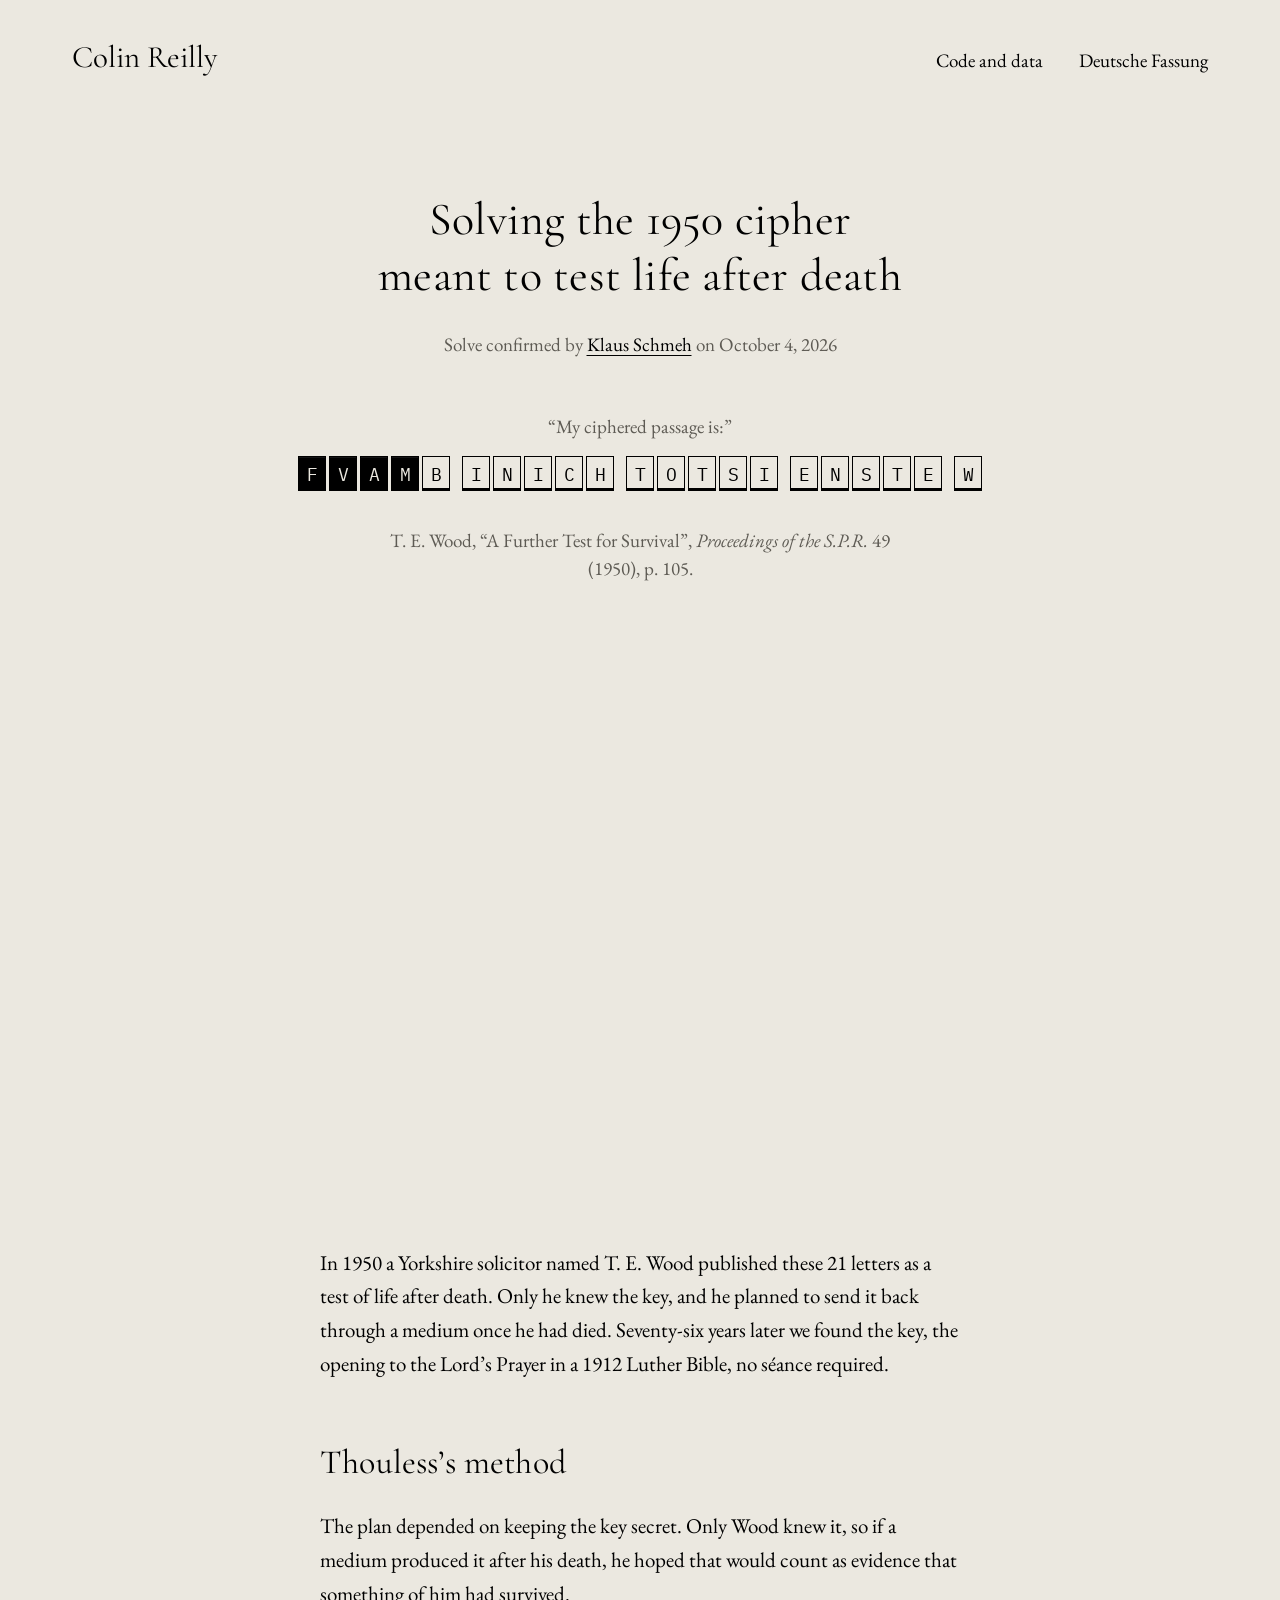
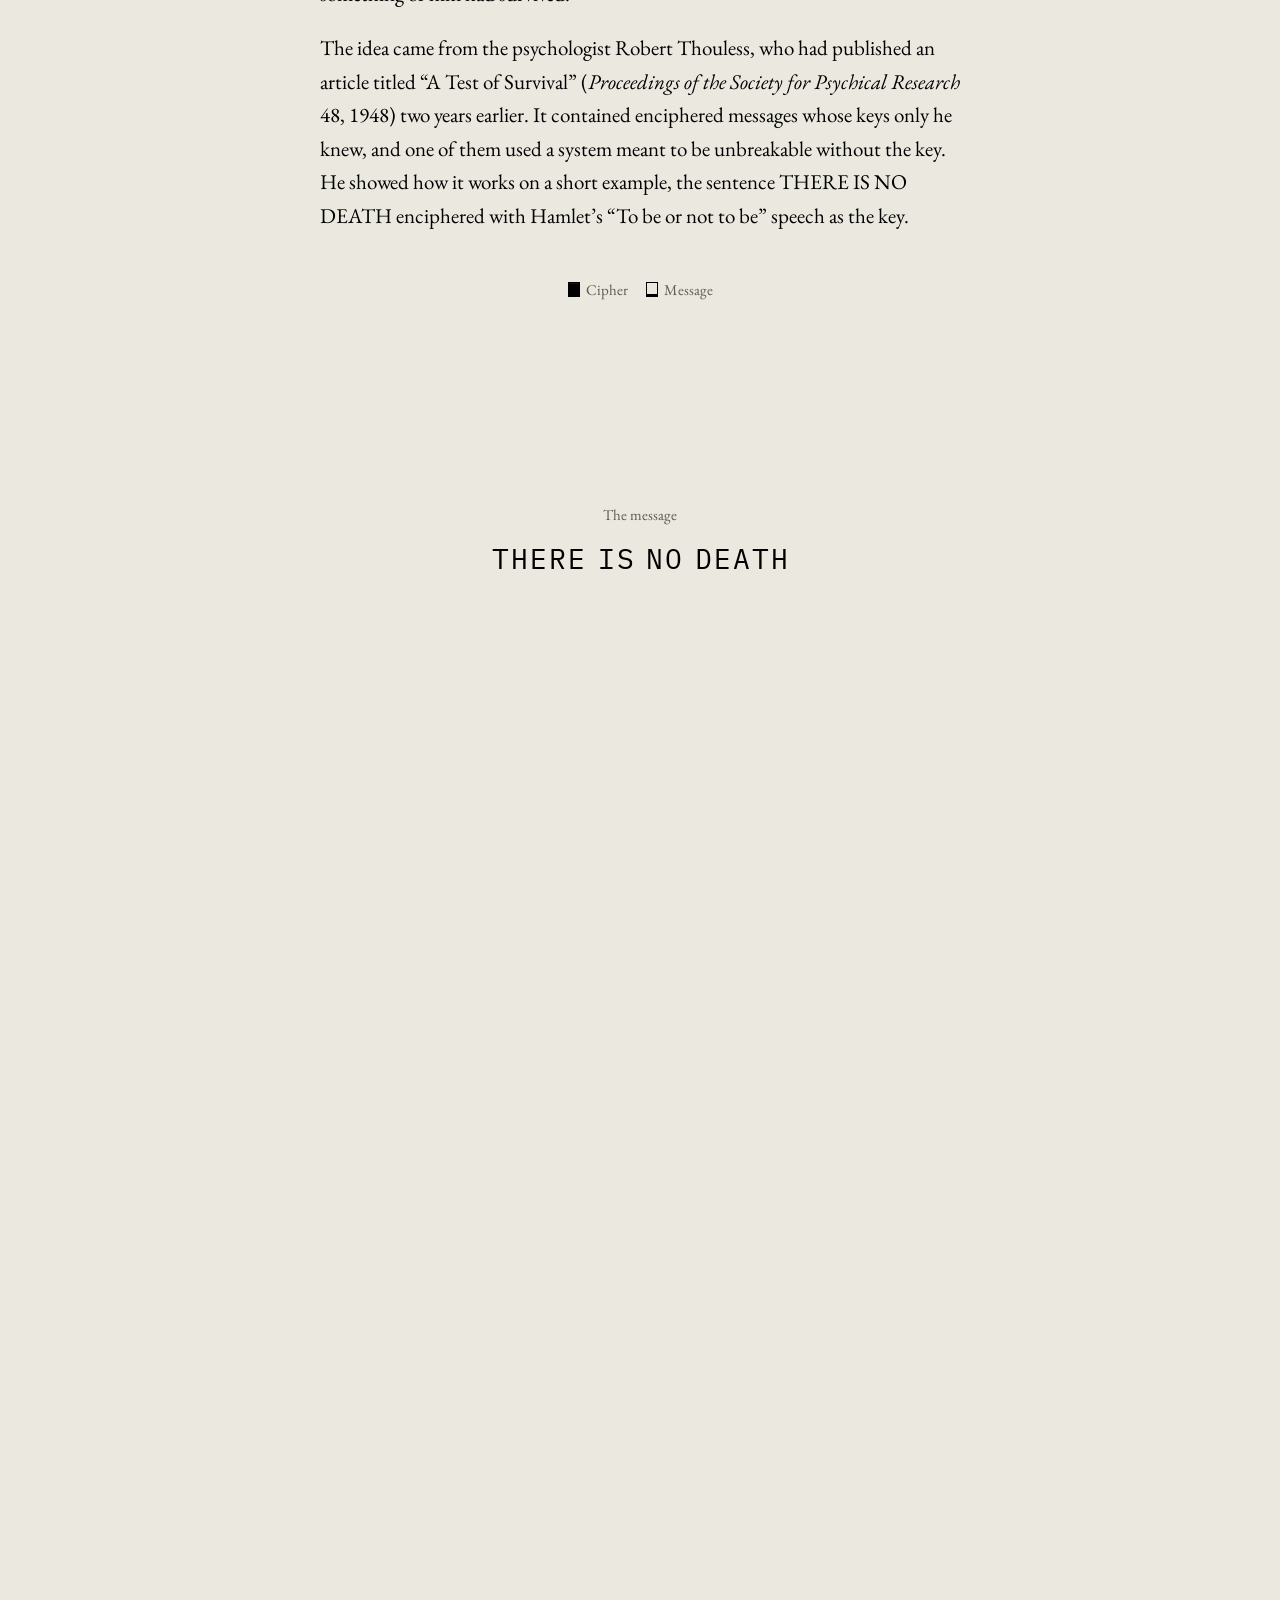
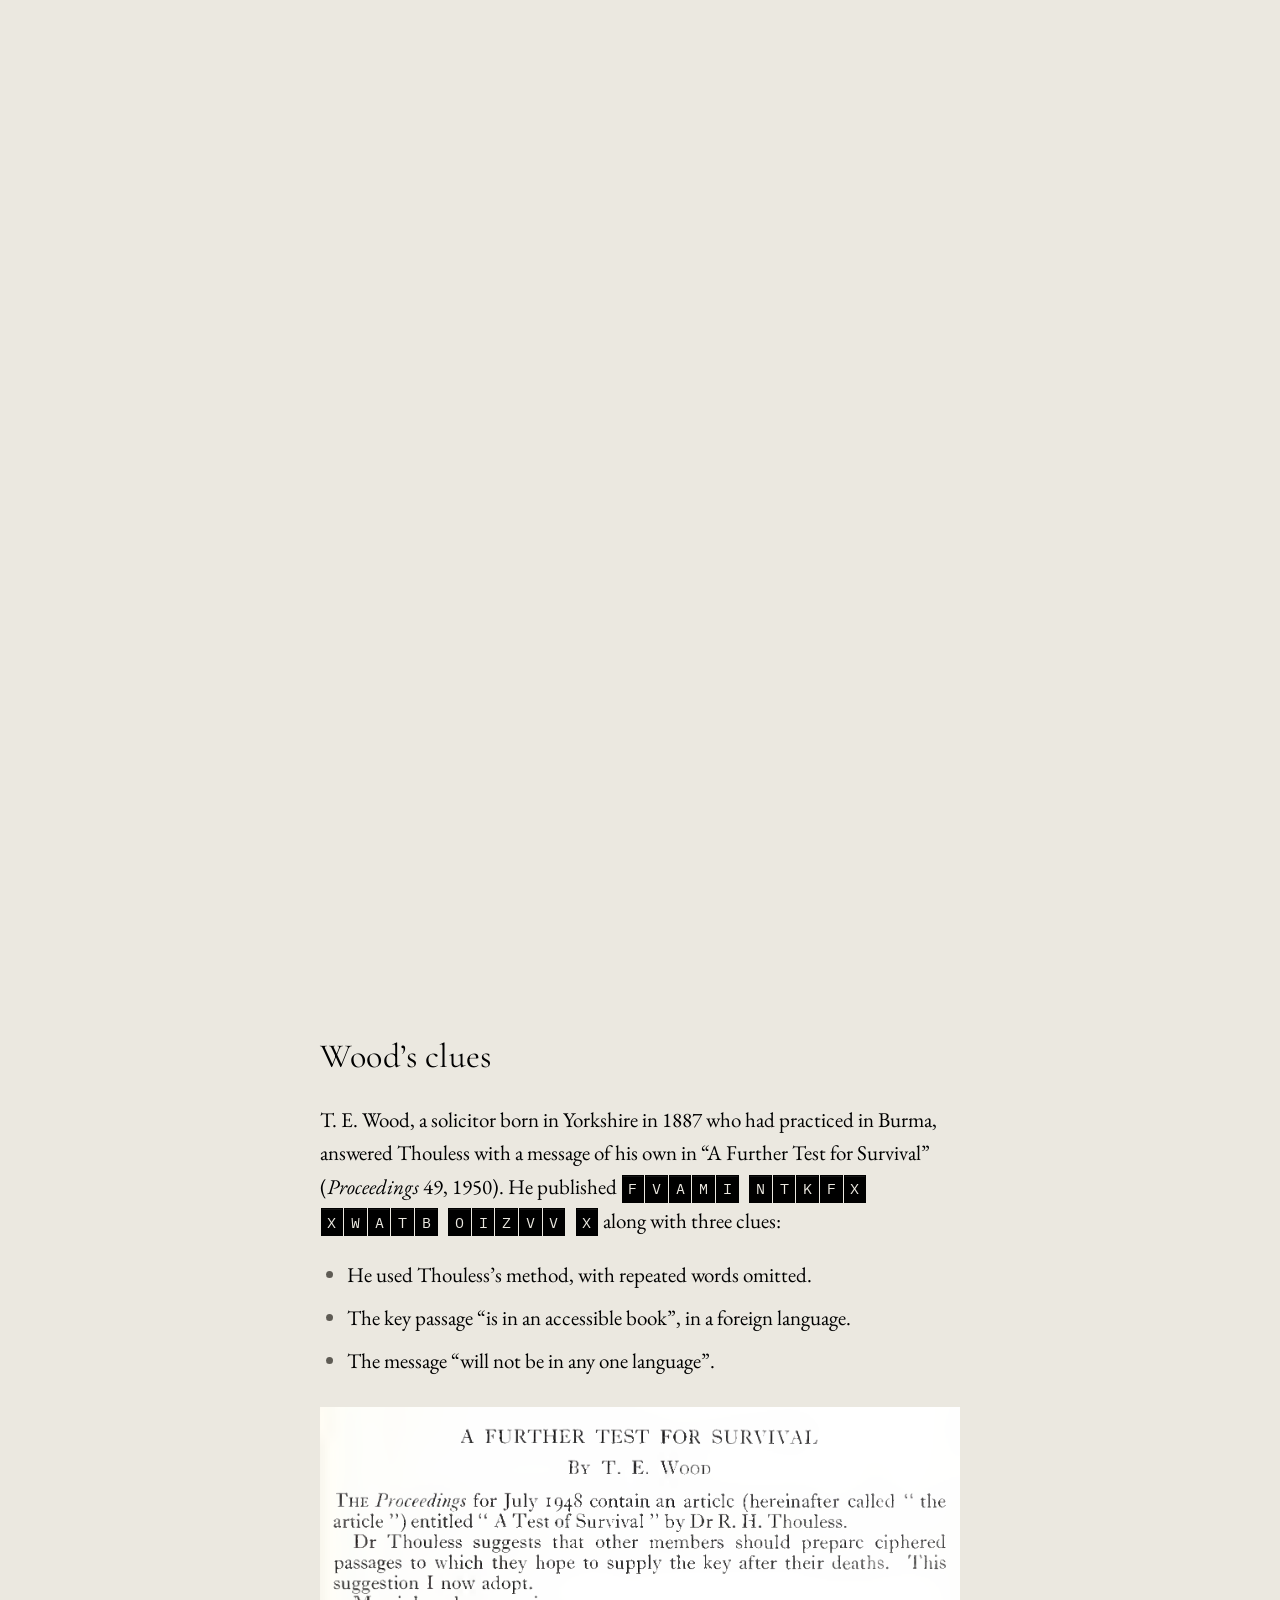
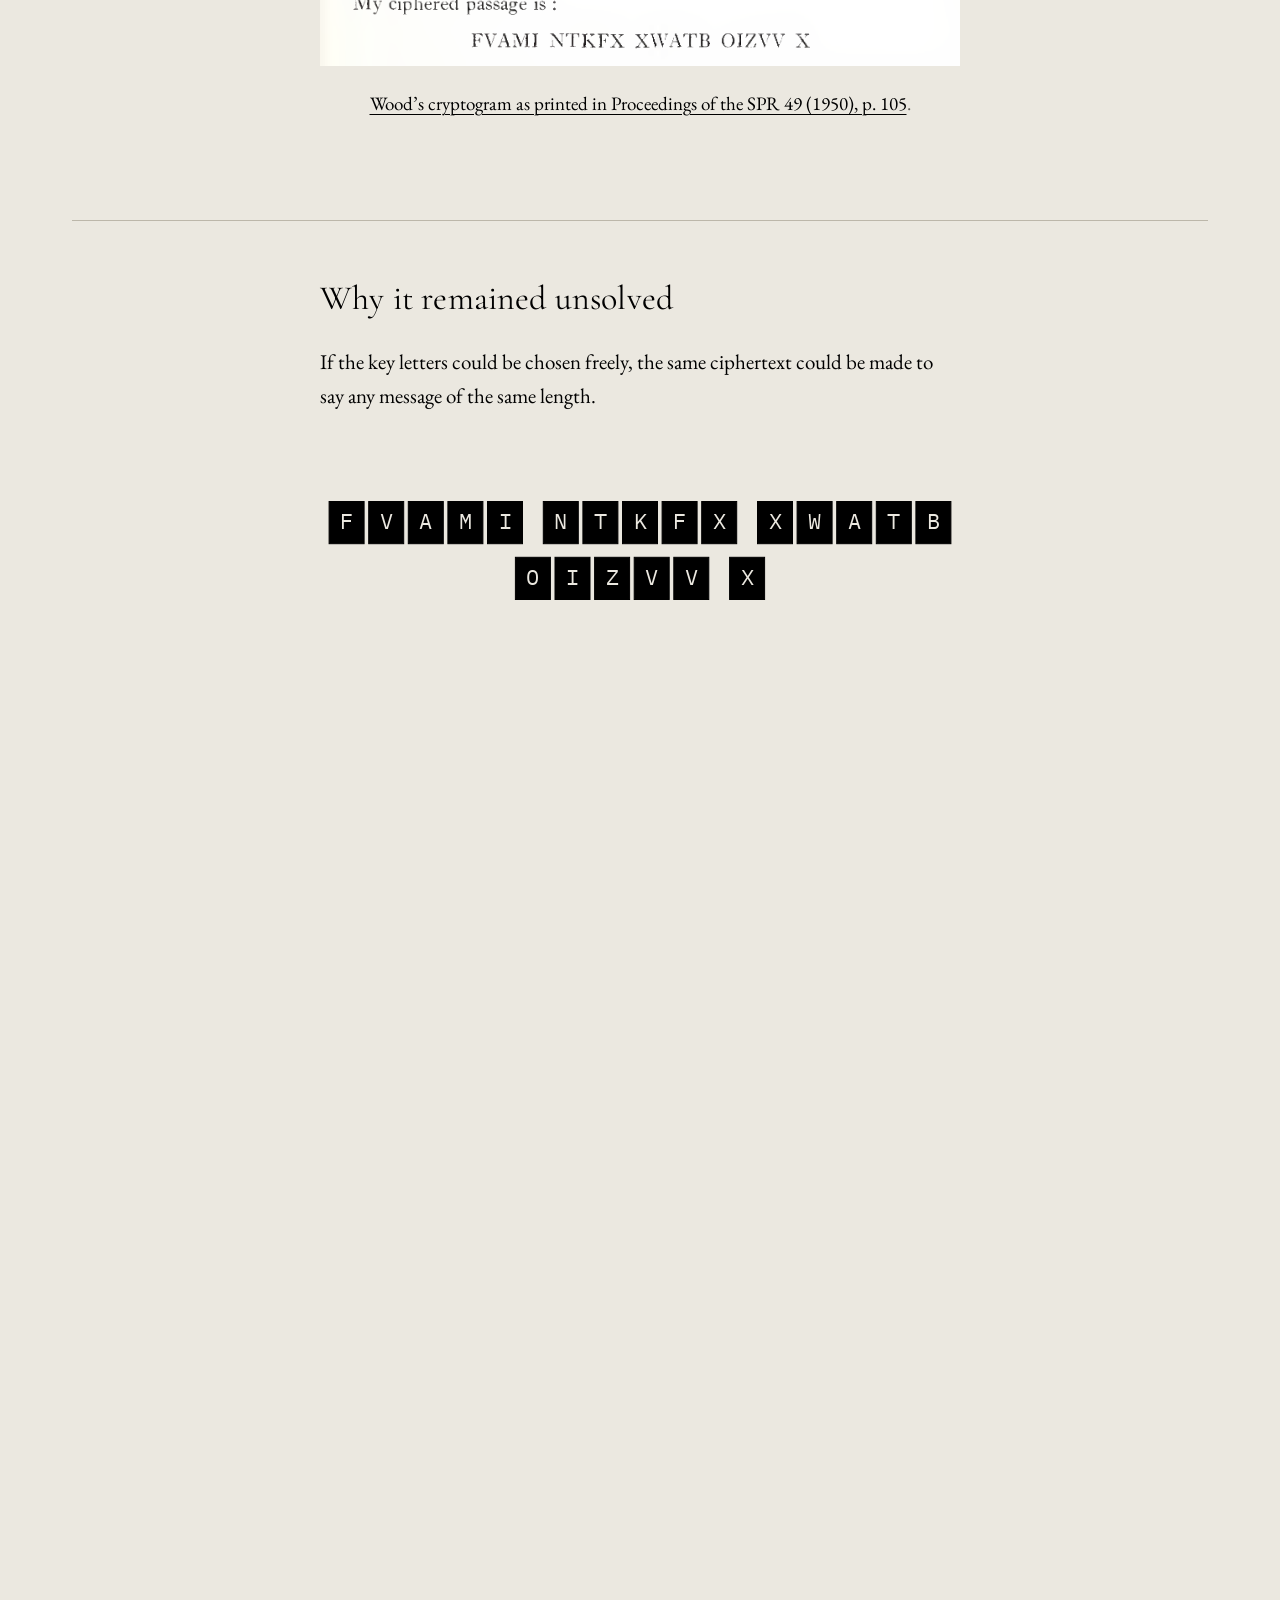
<file: docs/index.html>
<!doctype html>
<html lang="en">
<head>
<meta charset="utf-8">
<meta name="viewport" content="width=device-width, initial-scale=1, viewport-fit=cover">
<title>Solving the 1950 cipher meant to test life after death</title>
<meta name="description" content="How T. E. Wood's 1950 survival-test cryptogram, #35 on Klaus Schmeh's Top 50 unsolved list, was solved. The key is the Lord's Prayer in German.">
<link rel="canonical" href="https://creilly11235.github.io/wood-cryptogram-1950/">
<link rel="alternate" hreflang="en" href="https://creilly11235.github.io/wood-cryptogram-1950/">
<link rel="alternate" hreflang="de" href="https://creilly11235.github.io/wood-cryptogram-1950/de/">
<link rel="alternate" hreflang="x-default" href="https://creilly11235.github.io/wood-cryptogram-1950/">
<meta property="og:type" content="article">
<meta property="og:title" content="Solving the 1950 cipher meant to test life after death">
<meta property="og:description" content="How T. E. Wood's 1950 survival-test cryptogram, #35 on Klaus Schmeh's Top 50 unsolved list, was solved. The key is the Lord's Prayer in German.">
<meta property="og:url" content="https://creilly11235.github.io/wood-cryptogram-1950/">
<meta property="og:image" content="https://creilly11235.github.io/wood-cryptogram-1950/card.png?v=7">
<meta property="og:image:width" content="1200">
<meta property="og:image:height" content="630">
<meta property="og:image:alt" content="Wood's ciphertext FVAMI NTKFX XWATB OIZVV X under the title Solving the 1950 cipher meant to test life after death">
<meta property="og:locale" content="en_GB">
<meta property="article:published_time" content="2026-10-04">
<meta property="article:author" content="Colin Reilly">
<meta name="twitter:card" content="summary_large_image">
<link rel="preconnect" href="https://fonts.googleapis.com"><link rel="preconnect" href="https://fonts.gstatic.com" crossorigin>
<link rel="stylesheet" href="https://fonts.googleapis.com/css2?family=Cormorant+Garamond:ital,wght@0,400;1,400&family=EB+Garamond:ital,wght@0,400;0,500;1,400&family=IBM+Plex+Mono:wght@400&display=swap">
<style>
/* Two garamonds, one for titles and one for reading, on stone paper, with one
   monospace for cipher data. Blue, teal and red retain their meaning in the graphics.
   Each chapter keeps its own pinned graphic beside the reading column. */
:root{
  --room:#ebe8e0; --room-2:#e2dfd6; --veil:#d3cfc4; --veil-2:#bcb7aa;
  --bone:#000; --bone-2:#5e5b54; --bone-3:var(--bone-2); --ink:var(--room);
  --candle:#315f7d; --candle-soft:rgba(49,95,125,.10); --ember:#a64642;
  --dot-g:#8d9ba8; --dot-p:#26796c; --dot-b:var(--candle); --dot-v:var(--ember); --dot-s:#c6ced6; --dot-tew:var(--bone);
  --de:var(--candle); --af:var(--dot-p); --sig:var(--bone); --label-bg:rgba(235,232,224,.96); --card-bg:#fff;
  --cipher-encoded-bg:#000; --cipher-encoded-fg:#ebe8e0; --cipher-encoded-border:#000;
  --cipher-decoded-bg:transparent; --cipher-decoded-fg:#000; --cipher-decoded-border:#000;
  --body:"EB Garamond",Garamond,Georgia,"Times New Roman",serif; --display:"Cormorant Garamond","EB Garamond",Garamond,Georgia,serif; --mono:"IBM Plex Mono","Courier New",Courier,monospace;
  --t-body:400 1.3125rem/1.6 var(--body);
  --t-note:400 1.1875rem/1.5 var(--body); --t-data:400 1rem/1.5 var(--mono);
  --t-heading:400 clamp(1.75rem,2.8vw,2.125rem)/1.3 var(--display);
  color-scheme:light;
}
*{box-sizing:border-box}
html{-webkit-text-size-adjust:100%;background:var(--room)}
body{margin:0;background:var(--room);color:var(--bone);font:var(--t-body)}
a{color:var(--bone);text-decoration-line:underline;text-decoration-color:currentColor;text-decoration-thickness:1px;text-underline-offset:.2em;text-decoration-skip-ink:auto}
a:hover{color:var(--bone);text-decoration-thickness:1.5px}
a:focus-visible{outline:2px solid var(--candle);outline-offset:4px}
.cipher,code{font-family:var(--mono);font-size:.9em}
/* A compact article opening; sources and detailed credits follow the story. */
/* The page draws under the phone's status bar, so the header keeps clear of it. */
.sitehead{max-width:1184px;margin:0 auto;padding:calc(36px + env(safe-area-inset-top,0px)) 24px 0;display:flex;justify-content:space-between;align-items:baseline;flex-wrap:wrap;gap:8px 32px}
.sitehead .name{font:400 1.9375rem/1.4 var(--display);text-decoration:none;white-space:nowrap}
.sitehead .sitelinks{display:flex;flex-wrap:wrap;gap:0 36px;margin:0;font:var(--t-note)}
.sitehead .sitelinks a{text-decoration:none;padding:10px 0 2px;border-bottom:1px solid transparent;white-space:nowrap}
.sitehead .sitelinks a:hover{border-bottom-color:currentColor}
.sitehead .name:hover{text-decoration:none}
.hero{max-width:780px;margin:0 auto;padding-block:113px 16px;padding-inline:24px;text-align:center}
.hero .langhint{font:var(--t-note);margin:-28px 0 22px}
:root[lang="de"] body{-webkit-hyphens:auto;hyphens:auto}
:root[lang="de"] .hero h1,:root[lang="de"] .step h2,:root[lang="de"] .step h3{-webkit-hyphens:manual;hyphens:manual}
.hero h1{font:400 clamp(2.25rem,4.2vw,2.875rem)/1.2 var(--display);margin:0 auto;text-wrap:balance;max-width:24ch;letter-spacing:.005em}
.hero .byline{font:var(--t-note);color:var(--bone-2);margin:28px 0 0}
/* The ciphertext holds in the middle of the screen while the opening scrolls
   beneath it, decoding as the reader goes. The script measures the figure
   and sets --hero-h so the row sits centred. */
.reveal-track{position:relative;margin-top:48px}
.reveal-hold{height:calc(70svh + var(--hero-extra,0px))}
.cipher-row{--tw:28px;position:sticky;top:max(var(--hero-stick-top,env(safe-area-inset-top,0px)),calc((100svh - var(--hero-h,0px)) / 2));z-index:3;margin:0;padding:6px 0 12px;display:flex;flex-direction:column;align-items:center;background:var(--room)}
.cipher-row .intro{font:var(--t-note);color:var(--bone-2);margin:0 0 14px}
.cipher-row .line{display:flex;flex-wrap:wrap;justify-content:center;align-items:flex-start;gap:8px 12px}
.cipher-row .grp,.cipher-row .tail{display:flex;gap:3px}
.cipher-row .tail{gap:12px}
.cipher-row .word{position:relative;padding-bottom:22px}
.cipher-row .gloss{position:absolute;left:50%;bottom:0;transform:translateX(-50%);font:var(--t-note);line-height:1.2;color:var(--bone-2);white-space:nowrap;opacity:0;transition:opacity .5s}
.cipher-row[data-stage="3"] .gloss{opacity:1}
.cipher-row .t{width:var(--tw);height:calc(var(--tw) * 1.25);font-size:calc(var(--tw) * .65)}
.cipher-row figcaption{font:var(--t-note);color:var(--bone-2);margin-top:14px;max-width:58ch;text-wrap:pretty}
.hero .lede{max-width:640px;margin-inline:auto;text-align:left}
.hero .byline.answer-status{text-wrap:pretty}
.hero .answer-status a{color:var(--bone)}
.hero .answer-status time{white-space:nowrap}
.hero .lede{margin-top:20px}
/* scrolly: one chapter = one graphic that sticks while the chapter's text scrolls, then lets go */
.scrolly{max-width:1184px;margin:0 auto;padding-inline:24px}
/* Every width reads the same way: one column, the graphic pinned full screen
   with the passages rising over it. Chapter geometry lives in story-layout.css. */
.chapter>*{min-width:0}
.chapter+.chapter,.endmatter+.chapter{border-top:1px solid var(--veil-2)}
/* A chapter that opens without a heading runs on from the one before it
   (the scroll script marks the pair run-on and runs-on). */
.chapter+.chapter:not(:has(h2,h3)),.chapter.run-on{border-top:0}
.chapter.run-on>.text.text-before{padding-top:0}
.chapter.runs-on>.text.text-after,.chapter.runs-on>.text.text-after>.step:last-child{padding-bottom:0}
.graphic{position:sticky;top:0;height:100vh;height:100dvh;display:flex;flex-direction:column;min-width:0;background:var(--room)}
.gbody{display:flex;flex-direction:column;flex:1;min-height:0}
.tiles{display:grid;grid-template-columns:repeat(21,minmax(0,1fr));gap:2px;max-width:680px}
.tiles:empty{display:none}
.comparison-heading{grid-column:1/-1;display:flex;justify-content:space-between;align-items:baseline;gap:8px;padding-top:8px;font:var(--t-note);color:var(--bone-2)}
.comparison-heading:first-child{padding-top:0}
.comparison-count{font:var(--t-data);white-space:nowrap}
.t{position:relative;min-width:0;aspect-ratio:1/1.2;display:grid;place-items:center;padding-top:.14em;background:var(--room);border:1px solid var(--bone);font:400 clamp(11px,1.7vw,20px)/1 var(--mono);color:var(--bone);border-radius:0;transition:background .45s,color .45s,border-color .45s,box-shadow .45s}
.t.encoded,.cipher-token.encoded{background:var(--cipher-encoded-bg);color:var(--cipher-encoded-fg);border:1px solid var(--cipher-encoded-border)}
.t.decoded,.cipher-token.decoded{background:var(--cipher-decoded-bg);color:var(--cipher-decoded-fg);border:1px solid var(--cipher-decoded-border);border-bottom:3px double var(--cipher-decoded-border)}
.cipher-token{font-family:var(--mono);font-size:.9em;font-weight:400;padding:.1em .25em;border-radius:0;box-decoration-break:clone;-webkit-box-decoration-break:clone}
td .cipher-token{display:inline-grid;place-items:center;min-width:1.5em;padding:.1em}
.sub{display:grid;grid-template-columns:repeat(21,minmax(0,1fr));gap:2px;margin-top:4px;min-height:1.2em;max-width:680px}
.sub span{min-width:0;text-align:center;font:clamp(8px,1.1vw,11px)/1.2 var(--mono);color:var(--bone-3);overflow:hidden;white-space:nowrap;transition:color .5s}
.sub span.on{color:var(--candle)}
canvas{flex:1;width:100%;min-height:0;display:block}
.legend{display:flex;flex-wrap:wrap;align-content:flex-start;gap:4px 16px;font:var(--t-note);color:var(--bone-2);margin-top:8px;min-height:44px}
.legend i{display:inline-block;width:9px;height:9px;border-radius:50%;margin-right:6px;vertical-align:-1px}
.text{min-width:0}
.beats,.beatcap{display:none}
/* article column; spacing is set in story-layout.css */
.step h2{font:var(--t-heading);color:var(--bone);margin:0 0 24px;text-wrap:balance;letter-spacing:.005em}
.step h3{font:500 1em/1.5 var(--body);color:var(--bone);margin:1.8em 0 .75em;text-wrap:balance}
.step>h3:first-child{margin-top:0}
.step p,.step li{margin:0 0 1em}
.step ul,.step ol{padding-left:1.3em;margin:0 0 1em}
.step li{margin:0 0 .45em}
.step li::marker{color:var(--bone-3)}
.step .check-list{list-style:none;padding:0;margin:1.5em 0 0}
.step .check-list li{margin:0 0 1.8em}
.step .check-list h3{margin:0 0 .55em}
.step .check-list p{margin:0}
.step strong,.step b{font-weight:500}
.step .fig{font:var(--t-note);color:var(--bone-2);margin:1.5em 0}
.step .fig b{color:var(--bone);font-weight:500}
.quote{color:var(--bone);margin:1.5em 0;padding-left:1em;border-left:2px solid var(--veil-2)}
.quote small{display:block;font:var(--t-note);color:var(--bone-2);margin-top:8px}
figure{margin:1.4em 0}
figure img{width:100%;height:auto;border:0;border-radius:0;background:#fff}
figcaption{font:var(--t-note);color:var(--bone-2);margin-top:14px;text-align:center}
/* image viewer: every figure image opens full size in an overlay, zoomable and draggable */
figure img[role=button]{cursor:zoom-in}
figure img[role=button]:focus-visible{outline:2px solid var(--candle);outline-offset:3px}
html.lb-open{overflow:hidden;scrollbar-gutter:stable}
.lb{position:fixed;inset:0;width:100%;height:100%;max-width:none;max-height:none;margin:0;padding:0;border:0;background:var(--room);color:var(--bone);overflow:hidden}
.lb::backdrop{background:transparent}
.lb .stage{position:absolute;inset:0;touch-action:none;cursor:grab;overflow:hidden}
.lb .stage.drag{cursor:grabbing}
.lb .stage img{position:absolute;left:0;top:0;max-width:none;transform-origin:0 0;background:#fff;user-select:none;-webkit-user-select:none;-webkit-user-drag:none}
.lb .bar{position:absolute;top:0;right:0;display:flex;gap:6px;padding:12px 16px}
.lb .bar button{font:20px/1 var(--body);width:44px;height:44px;border:1px solid var(--veil-2);border-radius:0;background:var(--room-2);color:var(--bone);cursor:pointer}
.lb .bar button:hover{border-color:var(--candle)}
.lb .bar button:focus-visible{outline:2px solid var(--candle);outline-offset:2px}
.lb .hint{position:absolute;top:0;left:0;margin:0;padding:22px 16px;font:var(--t-note);color:var(--bone-3);pointer-events:none}
.lb .cap{position:absolute;left:0;right:0;bottom:0;margin:0;padding:28px 16px calc(12px + env(safe-area-inset-bottom));font:var(--t-note);color:var(--bone-2);text-align:center;background:linear-gradient(transparent,var(--label-bg) 40%);pointer-events:none}
@media (max-width:600px){.lb .hint{display:none}}
.table-wrap{overflow-x:auto;margin:0 0 1.2em}
table{border-collapse:collapse;width:100%;font:var(--t-data);font-variant-numeric:tabular-nums}
th,td{text-align:left;padding:8px 6px;border-bottom:1px solid var(--veil);vertical-align:top}
th{font:var(--t-note);color:var(--bone-2);border-bottom:1px solid var(--bone)}
/* Keep the five-column arithmetic table readable on narrow phones. */
@media (max-width:600px){th{font-size:.75rem;line-height:1.4;overflow-wrap:normal!important}td{font-size:.75rem}}
/* footer */
footer{max-width:1184px;margin:0 auto;padding:32px 24px 64px;border-top:1px solid var(--veil-2);color:var(--bone-2);font:var(--t-note)}
footer>p{max-width:72ch}
footer p{margin:0 0 .7em}
.counter{display:inline-block;font:var(--t-data);line-height:1;letter-spacing:3px;padding:5px 8px 4px;border:1px solid var(--veil-2);border-radius:0;background:var(--room-2);color:var(--bone)}
.small{color:var(--bone-3)}
@media (max-width:900px){
  .hero{padding-top:64px}
  .sitehead{padding:calc(24px + env(safe-area-inset-top,0px)) 24px 0}
  .sitehead .sitelinks{gap:0 22px}
  th,td{padding:8px 4px}
}
@media (max-width:600px){
  .cipher-row{--tw:clamp(20px,calc((100vw - 104px) / 11),26px)}
  .cipher-row .line{width:100%;max-width:calc(11 * var(--tw) + 60px)}
}
@media (max-width:360px){
  .hero,.scrolly,footer{padding-inline:20px}
}
@media (prefers-reduced-motion:reduce){*{transition:none!important}}
/* Sources conclude the reading without keeping a graphic pinned. */
.endmatter{max-width:720px;margin:0 auto;padding:64px 0 80px;min-height:0;border-top:1px solid var(--veil-2)}
.endmatter h2{margin-top:0}
.endmatter.step{min-height:0}
</style>
<link rel="stylesheet" href="story-layout.css?v=37">
<link rel="stylesheet" href="cipher-cards.css?v=28">
<link rel="stylesheet" href="cipher-walkthrough.css?v=44">
<link rel="stylesheet" href="story-graphics.css?v=28">
<link rel="stylesheet" href="try-cipher.css?v=39">
</head>
<body>

<header class="sitehead"><a class="name" href="https://www.linkedin.com/in/colin-r-10680960/" rel="me">Colin Reilly</a><p class="sitelinks"><a href="https://github.com/creilly11235/wood-cryptogram-1950">Code and data</a> <a class="lang" href="de/" hreflang="de" lang="de">Deutsche Fassung</a></p></header>
<div class="hero">
<p class="langhint" lang="de" translate="no" hidden><a href="de/" hreflang="de">Diese Seite gibt es auch auf Deutsch →</a></p>
<h1>Solving the 1950 cipher meant to test life after death</h1>
<p class="byline answer-status">Solve confirmed by <a href="https://klausschmeh.net/woods-cryptogram-from-the-crypt-another-top-50-crypto-mystery-solved/">Klaus Schmeh</a> on <time datetime="2026-10-04">October 4, 2026</time></p>
  <div class="reveal-track">
  <figure class="cipher-row" aria-label="Wood's ciphertext, FVAMI NTKFX XWATB OIZVV X" data-message="HIER BIN ICH TOTSIENS TEW">
    <p class="intro">“My ciphered passage is:”</p>
    <div class="line" translate="no">
      <div class="word"><div class="grp"><span class="t encoded">F</span><span class="t encoded">V</span><span class="t encoded">A</span><span class="t encoded">M</span><span class="t encoded">I</span></div></div>
      <div class="word"><div class="grp"><span class="t encoded">N</span><span class="t encoded">T</span><span class="t encoded">K</span><span class="t encoded">F</span><span class="t encoded">X</span></div></div>
      <div class="word"><div class="grp"><span class="t encoded">X</span><span class="t encoded">W</span><span class="t encoded">A</span><span class="t encoded">T</span><span class="t encoded">B</span></div></div>
      <div class="tail"><div class="word"><div class="grp"><span class="t encoded">O</span><span class="t encoded">I</span><span class="t encoded">Z</span><span class="t encoded">V</span><span class="t encoded">V</span></div></div><div class="word"><div class="grp"><span class="t encoded">X</span></div></div></div>
    </div>
    <ul class="hero-gloss" hidden><li>Here</li><li>am</li><li>I</li><li>Goodbye</li><li>Wood’s initials</li></ul>
    <figcaption>T. E. Wood, “A Further Test for Survival”, <em>Proceedings of the S.P.R.</em> 49 (1950), p. 105.</figcaption>
  </figure>
  <div class="reveal-hold"></div>
  </div>
<p class="lede">In 1950 a Yorkshire solicitor named T. E. Wood published these 21 letters as a test of life after death. Only he knew the key, and he planned to send it back through a medium once he had died. Seventy-six years later we found the key, the opening to the Lord’s Prayer in a 1912 Luther Bible, no séance required.</p>
</div>
<main class="scrolly">
<section class="chapter" data-ch="1">
<div class="text text-before">
<section class="step" data-s="summary" data-walk-stage="0" data-cap="Wood kept his book key secret, hoping to send it back after his death. The method came from Thouless, who showed it on the sentence THERE IS NO DEATH." id="thouless-method">
<h2>Thouless’s method</h2>
<p>The plan depended on keeping the key secret. Only Wood knew it, so if a medium produced it after his death, he hoped that would count as evidence that something of him had survived.</p>
<p>The idea came from the psychologist Robert Thouless, who had published an article titled “A Test of Survival” (<em>Proceedings of the Society for Psychical Research</em> 48, 1948) two years earlier. It contained enciphered messages whose keys only he knew, and one of them used a system meant to be unbreakable without the key. He showed how it works on a short example, the sentence THERE IS NO DEATH enciphered with Hamlet’s “To be or not to be” speech as the key.</p>
</section>
</div>
<div class="pin">
<div class="graphic" data-g="1">
<div class="gbody">
<div class="tiles" aria-hidden="true" translate="no"></div>
<div class="sub" aria-hidden="true" translate="no"></div>
<canvas></canvas><div class="legend"></div><p class="beatcap"></p>
</div></div>
<div class="text">
<section class="step" data-s="method" data-cap="Each distinct key word supplies one shift. TO sums to 35, giving key letter I, and message letter T enciphers to B.">
<ol>
<li>
<p data-walk-stage="1">The key is a passage of text taken from a book, and each word of it is used in turn.</p>
<p data-walk-stage="2">Any word that has already appeared is skipped, so each key word is used only once. Here the second “to”, “be” and “the” drop out.</p>
<p data-walk-stage="3">Each key word pairs with one letter of the message, so the 14 letters of THERE IS NO DEATH need 14 distinct key words.</p>
</li>
<li>
<p data-walk-stage="4">Each letter is assigned a word from the phrase. The first pair is the message letter T and the key word “To”.</p>
<p data-walk-stage="5">The letters of the word are added up (A=1 to Z=26), and 26 is taken off as many times as it fits whole. “To” adds up to 35, which leaves 9.</p>
<p data-walk-stage="6">What is left names a letter by its place in the alphabet, where 1 is A, 25 is Y and 0 is Z. The 9th letter is I, so I is the key letter for T.</p>
</li>
<li>
<p data-walk-stage="7">The key letter is then used to calculate a shift on each letter. For this method the count starts with A=0 or no shift, B=1 and so on. I is 8 places from A, so it means a shift of 8.</p>
<p data-walk-stage="8">The message letter then moves that far along the alphabet, wrapping from Z back to A.</p>
<p data-walk-stage="9">So T moves forward 8 places to become B, the first letter of the ciphertext.</p>
</li>
</ol>
<p data-walk-stage="10">The same happens for all 14 letters and the cipher is written in groups of five. Thouless’s printed version ends in B rather than D, a slip the article comes back to later.</p>
<p data-walk-stage="11">Seen together, the message, the key and the cipher are the whole system. Anyone holding the key can run the steps backwards and read the message, and without it there is nothing to work from. This is the method Wood adopted for his own test.</p>
</section>
</div></div>
<div class="text text-after">
<section class="step" data-s="wood" data-cap="Wood’s clues: an accessible book in a foreign language, repeated words omitted, and a message in more than one language.">
<h2>Wood’s clues</h2>
<p>T. E. Wood, a solicitor born in Yorkshire in 1887 who had practiced in Burma, answered Thouless with a message of his own in “A Further Test for Survival” (<em>Proceedings</em> 49, 1950). He published <strong class="cipher-token encoded">FVAMI NTKFX XWATB OIZVV X</strong> along with three clues:</p>
<ul>
<li>He used Thouless’s method, with repeated words omitted.</li>
<li>The key passage “is in an accessible book”, in a foreign language.</li>
<li>The message “will not be in any one language”.</li>
</ul>
<figure><img src="wood_1950_p105.png" width="1525" height="617" alt="Wood’s cryptogram as printed in Proceedings of the SPR 49 (1950), p. 105" loading="lazy"><figcaption><a href="https://creilly11235.github.io/wood-cryptogram-1950/wood_1950_p105.png">Wood’s cryptogram as printed in Proceedings of the SPR 49 (1950), p. 105</a>.</figcaption></figure>
</section>
</div></section>
<section class="chapter" data-ch="2">
<div class="text text-before">
<section class="step" id="why-it-stayed-open">
<h2>Why it remained unsolved</h2>
<p>If the key letters could be chosen freely, the same ciphertext could be made to say any message of the same length.</p>
</section>
</div>
<div class="pin">
<div class="graphic" data-g="2">
<div class="gbody">
<div class="tiles" aria-hidden="true" translate="no"></div>
<div class="sub" aria-hidden="true" translate="no"></div>
<canvas></canvas><div class="legend"></div><p class="beatcap"></p>
</div></div>
<div class="text">
<section class="step" data-s="trap" data-walk-stage="1" data-cap="Illustration: a freely chosen key makes Wood’s 21 letters read THE ANSWER IS NOT HERE YET.">
<p>This sentence comes from Wood’s 21 letters under a freely chosen key. It reads well enough, and the key that produces it is gibberish.</p>
</section>
<section class="step" data-s="trap2" data-walk-stage="2" data-cap="Illustration: a second freely chosen key makes the same 21 letters read WE WILL MEET AT DAWN TODAY.">
<p>A second key turns the same 21 letters into a second sentence. Nothing in the cipher itself prefers one reading over the other.</p>
</section>
<section class="step" data-s="trap3" data-walk-stage="3" data-cap="Illustration: a third freely chosen key makes the same 21 letters read PLEASE KEEP THIS KEY SAFE.">
<p>A third is just as readable. A sentence on its own would not tell you whether it was Wood’s, particularly one this short, so the key has to come from somewhere that can be checked.</p>
</section>
<section class="step" data-s="shelves" data-walk-stage="4" data-cap="129 books supplied 28.6 million candidate keys. Each book spine represents one book.">
<p>Wood had given away one important thing, though. His key came from consecutive words in a published book, so a collection of books could be searched, one starting word at a time. Each spine here is one of the 129 books in that first search.</p>
</section>
<section class="step" data-s="plants" data-walk-stage="5" data-cap="The correct message ranked first in 97 of 100 known test ciphers. Each dot is one test.">
<p>To test the search method we ran 100 ciphers with known answers through the same code and scored every decryption by how much it resembled English. The correct message came out on top in 97 of the 100 tests.</p>
</section>
<section class="step" data-s="englishResults" data-walk-stage="6" data-cap="Each grey dot is the best result for one of 100 random ciphertexts. Twelve scored higher than Wood’s best result, marked in blue.">
<p>Wood’s message produced nothing readable, even after the search grew to 3,977 texts. Run on 100 random strings of 21 letters instead, the same search found a result in 12 of them that scored higher than anything it had found for Wood’s message.</p>
</section>
</div></div>
<div class="text text-after">
<section class="step">
<p>The first search tested 28.6 million candidate keys from 129 publicly available books. We then added 3,848 Project Gutenberg books in 14 languages and tested about 429 million candidate keys, and the bigger library produced more tempting false leads, not a readable message.</p>
<p>The weakness was in the scoring. The search first compared five-letter patterns, then checked how well the strongest candidates split into English words. That gave us a way to rank possible readings, but every reading was being judged as English.</p>
</section>
</div></section>
<section class="chapter" data-ch="3">
<div class="text text-before">
<section class="step" id="the-idea-that-cracked-it">
<p>That left Wood’s clue that the message “will not be in any one language”. The next search looked for words in seven languages and let the language change from one word to the next. A quick check of letter patterns narrowed the candidates before the program tried splitting them into words, and the scoring favored common words while penalizing readings that chopped the string into tiny fragments or hopped between languages just to make the pieces fit.</p>
</section>
</div>
<div class="pin">
<div class="graphic" data-g="3">
<div class="gbody">
<div class="tiles" aria-hidden="true" translate="no"></div>
<div class="sub" aria-hidden="true" translate="no"></div>
<canvas></canvas><div class="legend"></div><p class="beatcap"></p>
</div></div>
<div class="text">
<section class="step" data-s="idea" data-walk-stage="1" data-cap="The same German test message: an English word list breaks it into fragments; seven-language word lists recover VERSTEHT GEWISSE MINDER.">
<p>Grouping with an English word list breaks it into fragments, while grouping with word lists in seven languages recovers VERSTEHT GEWISSE MINDER correctly.</p>
</section>
<section class="step" data-s="bibles" data-walk-stage="2" data-cap="The targeted search added Bible translations in 19 languages. Each book represents one translation.">
<p>We also needed a more targeted source. Wood had said the key came from “an accessible book” in a foreign language, and few books are more accessible than a Bible, so we added translations in 19 languages to the search.</p>
</section>
</div></div></section>
<section class="chapter" data-ch="4">
<div class="text text-before">
<section class="step" id="the-hit">
<h2>The hit</h2>
<p>The Bible run worked through the 19 Bibles word by word. For every possible starting word it built the key twice, once skipping repeated words and once keeping them, and it did all of that under two readings of the arithmetic, Thouless’s own rule and a common variant. That came to 26.7 million candidate keys for each reading, and the first pass took under three minutes.</p>
</section>
</div>
<div class="pin">
<div class="graphic" data-g="4">
<div class="gbody">
<div class="tiles" aria-hidden="true" translate="no"></div>
<div class="sub" aria-hidden="true" translate="no"></div>
<canvas></canvas><div class="legend"></div><p class="beatcap"></p>
</div></div>
<div class="text">
<section class="step" data-s="prayer" data-walk-stage="1" data-cap="The 13 leading distinct Bible readings under Thouless’s rule. The German Bible scores highest and gives HIERBINICHTOTSIENSTEW.">
<p>Under Thouless’s rule, the top result came from the German Bible, starting at the sixth word of Matthew 6:9, the opening of the Lord’s Prayer. It scored well clear of the Romanian Bible in second place, and it decrypted to:<br><strong class="cipher-token decoded">HIER BIN ICH TOTSIENS TEW</strong></p>
</section>
<section class="step" data-s="church" data-walk-stage="2" data-cap="The familiar church prayer begins Vater unser; the Luther Bible begins Unser Vater. Their different word orders produce different keys.">
<p>The exact wording mattered. An earlier search had tried the German Lord’s Prayer in its familiar church form, beginning “Vater unser”, and found nothing. The Luther Bible’s “Unser Vater in dem Himmel” produces a different key from the very first word.</p>
</section>
<section class="step" data-s="reading" data-walk-stage="3" data-cap="Hier bin ich is German for Here I am, Totsiens is Afrikaans for Goodbye and TEW are Wood’s initials.">
<p>Separated into words, the letters read Hier bin ich, Totsiens and T.E.W. The first is German for “Here I am”, the second is Afrikaans for “Goodbye”, and the initials are Wood’s own.</p>
</section>
</div></div>
<div class="text text-after">
<section class="step">
<p>Wood meant the message to be read after his death, once a medium had passed on the key. In it he announces himself, says goodbye, and signs his name. The key he would have sent back begins “Our Father in heaven”.</p>
<blockquote class="quote" lang="de" translate="no">Unser Vater in dem Himmel! Dein Name werde geheiligt. Dein Reich komme. Dein Wille geschehe auf Erden wie im Himmel. Unser täglich Brot gib uns …</blockquote>
<p>The key uses 21 distinct words, from “Unser” to “uns”. Four repeats are skipped (“Dein” twice, “Himmel” and “Unser” once each), and the ä in “täglich” is read as a.</p>
<figure><img src="luther_1922_mt6_9-11.jpg" width="1272" height="538" alt="Matthew 6:9–11 in a 1922 printing of the 1912 Luther Bible" loading="lazy"><figcaption><a href="https://archive.org/details/diebibeloderdie00luth/page/n923/mode/1up">The key passage, Matthew 6:9–11, in a 1922 Berlin printing of the 1912 Luther Bible</a>, published by the British and Foreign Bible Society.</figcaption></figure>
</section>
</div></section>
<section class="endmatter step try" id="try-it">
<h2>Try Thouless’s method yourself</h2>
<p>Write a short message, give each of its letters a key word, and watch the cipher form the way it did for Thouless and Wood. The key can be a famous passage or words of your own, and no word is used twice.</p>
<div class="try-panel" data-stage="message">
<div class="try-body">
<div class="try-step" data-step="message">
<label class="try-label" for="try-message">Your secret message</label>
<textarea id="try-message" class="try-input" rows="2" maxlength="70" spellcheck="false" autocomplete="off" autocapitalize="characters">THERE IS NO DEATH</textarea>
<div class="try-cards try-plain" role="img" translate="no" hidden></div>
</div>
<div class="try-step" data-step="key" hidden>
<label class="try-label" for="try-preset">Your key</label>
<select id="try-preset" class="try-input">
<option value="own">Words of your own, one for each letter</option>
<hr>
<option value="hamlet" selected>Hamlet’s soliloquy, Thouless’s own key</option>
<option value="luther">The Lord’s Prayer in the 1912 Luther Bible, Wood’s key</option>
<option value="gettysburg">The Gettysburg Address</option>
<option value="genesis">Genesis, chapter 1, in the King James Bible</option>
<option value="dickens">A Tale of Two Cities, the opening</option>
<option value="sonnet">Shakespeare’s Sonnet 18</option>
<option value="declaration">The Declaration of Independence, the opening</option>
</select>
<p class="try-passage" translate="no" hidden></p>
<div class="try-pairs" translate="no"></div>
</div>
<div class="try-step" data-step="cipher" hidden>
<p class="try-label">Your cipher</p>
<div class="try-cards try-cipher" role="img" translate="no"></div>
</div>
</div>
<div class="try-foot">
<p class="try-status" aria-live="polite"></p>
<div class="try-actions">
<button class="try-button try-prev" type="button" data-act="back" hidden>Back</button>
<button class="try-button try-prev" type="button" data-act="restart" hidden>Start again</button>
<button class="try-button is-primary" type="button" data-act="message">Pick key phrase</button>
<button class="try-button is-primary" type="button" data-act="generate" hidden>Generate the cipher</button>
<button class="try-button is-primary" type="button" data-act="done" hidden>Done</button>
</div>
</div>
</div>
<div class="try-hold">
<div class="try-table" hidden>
<h3>The key, word by word</h3>
<div class="table-wrap"><table><thead><tr><th scope="col">No.</th><th scope="col">Key word</th><th scope="col">Sum</th><th scope="col">Key</th><th scope="col">Plain → cipher</th></tr></thead><tbody translate="no"></tbody></table></div>
</div>
</div>
</section>
<section class="endmatter step" id="credits">
<h2>Credits</h2>
<p>The project was run by Colin Reilly. Robert Thouless designed the method, and Richard Bean’s 2019 solve of Thouless’s Message B, found by searching books by computer, showed exactly how it works and pioneered the approach used here. Klaus Schmeh kept the puzzle in view and confirmed the answer, and Richard Bean also confirmed the reading and helped improve this account of the search. The star of the show was Claude (Anthropic), which wrote the search code and found the key. GPT-6 Astra (OpenAI) checked the result independently.</p>
<h3>Sources</h3>
<ul>
<li>Richard Bean, <a href="https://richardbean.id.au/papers/HistoCrypt2020_paper_18.pdf"><em>The use of Project Gutenberg and hexagram statistics to help solve famous unsolved ciphers</em></a>, HistoCrypt 2020.</li>
<li>Richard Bean and Louie Helm, <a href="https://richardbean.id.au/papers/playfair_histocrypt2025.pdf"><em>New records for Playfair solutions</em></a>, HistoCrypt 2025.</li>
<li>Klaus Schmeh, <a href="https://klausschmeh.net/woods-cryptogram-from-the-crypt-another-top-50-crypto-mystery-solved/">“Wood’s cryptogram from the crypt: Another top 50 crypto mystery solved”</a>, October 4, 2026.</li>
<li>Klaus Schmeh, <a href="https://scienceblogs.de/klausis-krypto-kolumne/2017/04/17/the-top-50-unsolved-encrypted-messages-35-cryptograms-from-the-crypt/">“The Top 50 unsolved encrypted messages: 35. Cryptograms from the crypt”</a>, April 17, 2017.</li>
<li>Klaus Schmeh, <a href="https://scienceblogs.de/klausis-krypto-kolumne/2019/08/16/richard-bean-solves-another-top-50-crypto-mystery/">“Richard Bean solves another Top 50 crypto mystery”</a>, August 16, 2019.</li>
<li>T. E. Wood, “A Further Test for Survival”, <a href="http://www.iapsop.com/archive/materials/spr_proceedings/proceedings_of_the_spr_v49_1949-52.pdf"><em>Proceedings of the SPR</em> 49</a>, pp. 105–106.</li>
<li>R. H. Thouless, “A Test of Survival”, <a href="http://www.iapsop.com/archive/materials/spr_proceedings/proceedings_of_the_spr_v48_1946-49.pdf"><em>Proceedings of the Society for Psychical Research</em> 48, part 175</a>, July 1948, pp. 253–263.</li>
<li><a href="https://www.bibel-online.net/text/luther_1912/matthaeus/6/">Luther Bible 1912, Matthew 6</a>.</li>
</ul>
<p>To check the decryption yourself, run <code>python3 harness/wood35t/verify_wood.py</code> from <a href="https://github.com/creilly11235/wood-cryptogram-1950">the repository</a>. The code is released under the MIT License.</p>
</section>
<section class="endmatter step" id="appendix">
<h2>Appendix</h2>
<p>What follows is the detail behind the solve, for readers who want to check it.</p>
<h3>The key, word by word</h3>
<div class="table-wrap"><table><thead><tr><th scope="col">No.</th><th scope="col">Key word</th><th scope="col">Sum</th><th scope="col">Key</th><th scope="col">Cipher → plain</th></tr></thead><tbody>
<tr><td>1</td><td>Unser</td><td>77</td><td>Y</td><td><span class="cipher-token encoded">F</span> → <span class="cipher-token decoded">H</span></td></tr>
<tr><td>2</td><td>Vater</td><td>66</td><td>N</td><td><span class="cipher-token encoded">V</span> → <span class="cipher-token decoded">I</span></td></tr>
<tr><td>3</td><td>in</td><td>23</td><td>W</td><td><span class="cipher-token encoded">A</span> → <span class="cipher-token decoded">E</span></td></tr>
<tr><td>4</td><td>dem</td><td>22</td><td>V</td><td><span class="cipher-token encoded">M</span> → <span class="cipher-token decoded">R</span></td></tr>
<tr><td>5</td><td>Himmel</td><td>60</td><td>H</td><td><span class="cipher-token encoded">I</span> → <span class="cipher-token decoded">B</span></td></tr>
<tr><td>6</td><td>Dein</td><td>32</td><td>F</td><td><span class="cipher-token encoded">N</span> → <span class="cipher-token decoded">I</span></td></tr>
<tr><td>7</td><td>Name</td><td>33</td><td>G</td><td><span class="cipher-token encoded">T</span> → <span class="cipher-token decoded">N</span></td></tr>
<tr><td>8</td><td>werde</td><td>55</td><td>C</td><td><span class="cipher-token encoded">K</span> → <span class="cipher-token decoded">I</span></td></tr>
<tr><td>9</td><td>geheiligt</td><td>82</td><td>D</td><td><span class="cipher-token encoded">F</span> → <span class="cipher-token decoded">C</span></td></tr>
<tr><td>10</td><td>Reich</td><td>43</td><td>Q</td><td><span class="cipher-token encoded">X</span> → <span class="cipher-token decoded">H</span></td></tr>
<tr><td>11</td><td>komme</td><td>57</td><td>E</td><td><span class="cipher-token encoded">X</span> → <span class="cipher-token decoded">T</span></td></tr>
<tr><td>12</td><td>Wille</td><td>61</td><td>I</td><td><span class="cipher-token encoded">W</span> → <span class="cipher-token decoded">O</span></td></tr>
<tr><td>13</td><td>geschehe</td><td>60</td><td>H</td><td><span class="cipher-token encoded">A</span> → <span class="cipher-token decoded">T</span></td></tr>
<tr><td>14</td><td>auf</td><td>28</td><td>B</td><td><span class="cipher-token encoded">T</span> → <span class="cipher-token decoded">S</span></td></tr>
<tr><td>15</td><td>Erden</td><td>46</td><td>T</td><td><span class="cipher-token encoded">B</span> → <span class="cipher-token decoded">I</span></td></tr>
<tr><td>16</td><td>wie</td><td>37</td><td>K</td><td><span class="cipher-token encoded">O</span> → <span class="cipher-token decoded">E</span></td></tr>
<tr><td>17</td><td>im</td><td>22</td><td>V</td><td><span class="cipher-token encoded">I</span> → <span class="cipher-token decoded">N</span></td></tr>
<tr><td>18</td><td>täglich</td><td>60</td><td>H</td><td><span class="cipher-token encoded">Z</span> → <span class="cipher-token decoded">S</span></td></tr>
<tr><td>19</td><td>Brot</td><td>55</td><td>C</td><td><span class="cipher-token encoded">V</span> → <span class="cipher-token decoded">T</span></td></tr>
<tr><td>20</td><td>gib</td><td>18</td><td>R</td><td><span class="cipher-token encoded">V</span> → <span class="cipher-token decoded">E</span></td></tr>
<tr><td>21</td><td>uns</td><td>54</td><td>B</td><td><span class="cipher-token encoded">X</span> → <span class="cipher-token decoded">W</span></td></tr>
</tbody></table></div>
<p>All 21 letters decrypt correctly and re-encrypt to Wood’s original ciphertext.</p>
</section>
<section class="chapter" data-ch="5">
<div class="text text-before">
<section class="step" id="how-it-was-checked">
<h3>How it was checked</h3>
<p>Before sending the result to Klaus Schmeh, we checked the decryption in several ways.</p>
</section>
</div>
<div class="pin">
<div class="graphic" data-g="5">
<div class="gbody">
<div class="tiles" aria-hidden="true" translate="no"></div>
<div class="sub" aria-hidden="true" translate="no"></div>
<canvas></canvas><div class="legend"></div><p class="beatcap"></p>
</div></div>
<div class="text">
<section class="step" data-s="checks" data-walk-stage="1" data-cap="All 21 letters were reproduced by a standalone script and independently by Astra; the original scans confirmed the ciphertext and method.">
<p>A short standalone script, using no other project code, rebuilds the key from the prayer text, decrypts all 21 letters, and re-encrypts them back to Wood’s exact ciphertext. OpenAI’s Astra, working separately, reproduced all 21 letters.</p>
</section>
<section class="step" data-s="luck" data-walk-stage="2" data-cap="TEW produced one match: Wood’s message. Seven of 500 random signatures also produced matches. Highlight positions are illustrative; the count comes from the saved test.">
<p>How likely was a hit like this by chance? A follow-up run tried about 854 million trial decryptions across 3,847 Gutenberg books and 19 Bibles, looking for dictionary words followed by a three-letter signature. With TEW as the signature there was exactly one match, this message, and only 7 of 500 random signatures produced a match at all.</p>
</section>
</div></div>
<div class="text text-after">
<section class="step">
<p>Astra’s <a href="https://github.com/creilly11235/wood-cryptogram-1950/blob/main/notes/astra/REVIEW_WOOD35.md">full review</a> of the decryption is in the repository.</p>
<p>Each trial in the chance test had to split 18 letters cleanly into dictionary words of 3 to 10 letters. The run covered both versions of the arithmetic, with and without repeated words, and the matches for the random signatures (1.4%) were word salad.</p>
<p>There are two caveats. TOTSIENS was added to the word list after the solve, and the test itself was designed after the hit, so it shows that the match is rare, which is not the same as proof.</p>
<p>Scans of Wood’s 1950 article and Thouless’s 1948 article confirmed the ciphertext, the method, and Wood’s clues word for word. They also settled one detail we had been unsure of, that the rule “A means no shift” comes from Thouless’s own text and not from a later guess.</p>
<p>Searches of Schmeh’s blog and its comments, Reddit’s r/codes, and the other 2026 solver logs turned up no earlier solution of Wood’s cryptogram, though that is not proof that nobody got there first.</p>
</section>
</div></section>
<section class="chapter" data-ch="6">
<div class="text text-before">
<section class="step" id="the-correction">
<h3>An error in the original example</h3>
<p>While checking the method against the 1948 paper, we found an arithmetic slip in Thouless’s own worked example. It has been in print for 78 years, and as far as we can tell nobody has pointed it out.</p>
<p>To show how his system works, Thouless enciphered <strong class="cipher-token decoded">THERE IS NO DEATH</strong> with Hamlet’s “To be or not to be” speech as the key. He printed the key letters <strong>IGGWW BG PI VNWNU</strong> and the ciphertext <strong class="cipher-token encoded">BNKNA JYCWY RWGB</strong>.</p>
</section>
</div>
<div class="pin">
<div class="graphic" data-g="6">
<div class="gbody">
<div class="tiles" aria-hidden="true" translate="no"></div>
<div class="sub" aria-hidden="true" translate="no"></div>
<canvas></canvas><div class="legend"></div><p class="beatcap"></p>
</div></div>
<div class="text">
<section class="step" data-s="slipSum" data-walk-stage="1" data-cap="Thouless’s 14th example word, SUFFER, adds up to 19+21+6+6+5+18 = 75.">
<p>The first 13 key letters are right, and the 14th key word is “suffer”. Its letters add up to 19+21+6+6+5+18 = <strong>75</strong>.</p>
</section>
<section class="step" data-s="slipKey" data-walk-stage="2" data-cap="75 = 2 × 26 + 23, so the key letter should be W, the 23rd letter. Thouless printed U, the 21st.">
<p>75 = 2 × 26 + 23, so the key letter should be <strong>W</strong>, the 23rd letter. Thouless printed <strong>U</strong>, the 21st.</p>
</section>
<section class="step" data-s="slip" data-walk-stage="3" data-cap="The final cipher letter should be D, not the printed B, so the last group of the example reads RWGD.">
<p>His printed ciphertext follows the printed U, so this is not just a misprint. The 14th plain letter is the final H of <strong class="cipher-token decoded">DEATH</strong>, which becomes B when shifted by U, as he printed, but <strong class="cipher-token encoded">D</strong> when shifted by the correct W.</p>
</section>
</div></div>
<div class="text text-after">
<section class="step">
<p>The last group of his example should therefore read <strong class="cipher-token encoded">RWGD</strong>, not <strong class="cipher-token encoded">RWGB</strong>.</p>
<figure><img src="thouless_1948_suffer_slip.png" width="1568" height="1966" alt="Thouless’s worked example with the incorrect U and B marked" loading="lazy"><figcaption><a href="https://creilly11235.github.io/wood-cryptogram-1950/thouless_1948_suffer_slip.png">Thouless’s 1948 example, with “suffer”, the printed U and B, and the recomputed table marked</a>.</figcaption></figure>
<p>Wood, for his part, followed Thouless’s written rule correctly. All 21 of his key letters agree with it, and that is the method that decrypts his message.</p>
</section>
</div></section>
</main>
<footer>
<p>You are visitor no. <span class="counter" id="visits">------</span></p>
<p class="small">Visits counted by <a href="https://www.goatcounter.com/">GoatCounter</a>, no cookies. The number updates every few hours.</p>
</footer>


<script src="cipher-walkthrough.js?v=39"></script>
<script>
(function(){
"use strict";
const CT="FVAMINTKFXXWATBOIZVVX",PT="HIERBINICHTOTSIENSTEW";
/* Source: harness/wood35/out_gate.jsonl, the 129-book planted-message check.
   The three zero-based indexes are the tests whose known reading was not first. */
const EN_MISS=[37,55,66],EN_PLANT_MSG="THEFORMOFTHEUNKNOWNMI";
// Three readable sentences a freely chosen key can draw from the same 21 letters,
// each shown with the key letters (A = no shift) that would produce it.
const TRAP_MSGS=["THE ANSWER IS NOT HERE YET","WE WILL MEET AT DAWN TODAY","PLEASE KEEP THIS KEY SAFE"],TRAP_STATES={trap:0,trap2:1,trap3:2};
const JUNK=["UNTONEASACRISTEALSBYR"];
/* Source: harness/wood35/out_expanded.jsonl, 3,977 texts. Each EN_NULLX value
   is the best score from one of 100 random ciphertexts; EN_WOOD is Wood's best.
   Values are rounded to three decimals, with 12 random results above Wood. */
const EN_NULLX=[-14.139,-15.037,-14.929,-13.935,-14.719,-14.523,-14.074,-14.242,-14.038,-14.837,-14.746,-13.807,-14.170,-14.659,-14.849,-13.876,-14.538,-13.852,-14.768,-14.133,-14.378,-13.748,-14.271,-14.743,-14.219,-14.419,-14.231,-13.920,-14.479,-14.308,-14.565,-13.407,-14.833,-13.530,-14.705,-14.843,-14.727,-13.267,-14.183,-14.277,-14.649,-14.640,-14.626,-14.612,-14.163,-14.910,-15.121,-14.236,-14.143,-13.868,-14.683,-14.864,-14.595,-13.688,-14.839,-14.050,-13.943,-14.490,-14.219,-14.355,-14.769,-14.512,-14.898,-13.981,-14.990,-14.181,-14.659,-13.968,-14.475,-14.144,-14.694,-14.994,-14.835,-14.094,-14.331,-14.684,-14.316,-14.409,-14.241,-14.820,-14.447,-14.656,-14.180,-14.909,-14.841,-13.826,-14.241,-14.098,-14.484,-14.596,-14.721,-14.840,-14.603,-14.325,-14.641,-14.510,-14.481,-14.783,-14.498,-14.910],EN_WOOD=-13.937;
const PLANT_DE="VERSTEHTGEWISSEMINDER",CHURCH="SXFFFLOEPTPPQMAVDXEUR";
/* Source: attempts/wood35_solve_2026-10-04/bib_ml.out, the Bible pass using
   Thouless's arithmetic. These 13 distinct readings deduplicate 15 printed rows. */
const TOP=[["HIERBINICHTOTSIENSTEW",-1.270],["RASFATAFITEANDAMAPOSE",-1.493],["TUTANUMTOCAOANDEERSEL",-1.545],["BATAOSUESPITKINMENQUI",-1.577],["NOMRAMOPOCHARILSGENCH",-1.588],["AVEAYESCROURAQUEAAPON",-1.639],["AABORGTUTOALEESVACOSA",-1.663],["OVEGENOVOPTAFOREIBIAS",-1.681],["IOQUEOLAIALTANREGTOCF",-1.686],["ELATAFIMFEPOTETAINEXL",-1.689],["JECFITSOSNAVISEEDUREV",-1.694],["ETJENTTANGAAPLAGAOVAL",-1.712],["VEFURSESOIFURCHEREUDC",-1.719]];
const THOU={printed:"BNKNAJYCWYRWGB",fixed:"BNKNAJYCWYRWGD"};
/* The correction builds up one row at a time: the sum, the key letter, the cipher letter. */
const SLIP_ROWS={slipSum:1,slipKey:2,slip:3};
/* The luck grid uses lookelsewhere.json and tew_hits.json: 7 of 500 random
   signatures yielded at least one matching decryption (8 decryptions total).
   The identities of the seven signatures were not saved; grid positions are
   illustrative. The Thouless correction follows thouless_example_check.py. */
const reduced=matchMedia("(prefers-reduced-motion: reduce)").matches;
/* Small, responsive charts use the recorded results directly. Dot positions in
   the recovery and signature grids show counts, not a chronological ordering. */
/* Source: harness/wood35t/PREREG.md, one full Bible per language (Latin Vulgate). */
const TOP_LANGUAGES=["German","Romanian","Danish","Danish","Danish","Polish","Esperanto","Icelandic","German","Spanish","Afrikaans","French","Afrikaans"];
const BIBLE_LANGUAGES=["Latin","French","German","Italian","Spanish","Portuguese","Dutch","Danish","Swedish","Norwegian","Icelandic","Esperanto","Finnish","Hungarian","Polish","Czech","Romanian","Afrikaans","Maori"];
// Schematic covers: varied bindings suggest a mixed library. These cosmetic
// choices are seeded once, so animation, resizing and revisits stay consistent.
const BOOK_SPINES=(()=>{
  let seed=1950;
  const random=()=>{seed=(Math.imul(seed,1664525)+1013904223)>>>0;return seed/4294967296;};
  return Array.from({length:129},()=>({
    width:.65+random()*.85,height:.7+random()*.3,cover:Math.floor(random()*6),
    binding:Math.floor(random()*4),labelAt:.23+random()*.28,gap:.6+random()*.9,
  }));
})();

function Graphic(el){
  if(el.dataset.g==="1"){
    el.classList.add("walkthrough-graphic");
    const host=document.createElement("div");host.className="cipher-walkthrough-host";
    el.querySelector(".gbody").replaceChildren(host);
    const walk=new CipherWalkthrough(host,{reduced,labels:{
      label:"How a message becomes a cipher",encoded:"Cipher",decoded:"Message",
      stages:["The 14-letter message","The key passage","Repeated words are skipped","One key word for every letter","Start with T and To","Add the letters in To","The 9th letter is I","Counted from A, I means a shift of 8","Use I to shift T forward 8 places","The first cipher letter is B","Repeat for all 14 letters","Message, key and cipher together"],
      previous:"Previous",next:"Next",replay:"Replay",encryptedMessage:"The message",keyLabel:"The key",keyReduction:"35 − 26 = 9",keyLetter:"I is the 9th letter",shiftKey:"I means a shift of 8",shift:"Forward 8",firstDecoded:"The ciphertext begins",step:"Step",keyWord:"key word",decodedMessage:"The cipher",swipeHint:"Scroll to explore · or use the buttons"
    }});
    this.walkthrough=walk;
    this.go=state=>{this.state=state;};
    // On phones the next section rises to meet the decoded message, so the
    // chapter learns how much empty graphic sits below it at the last stage.
    const chapter=el.closest(".chapter");
    // The overview sits centred in the panel, so when a phone's browser bars
    // come and go between measurements, half the height change lands under it.
    let measured=null;
    const measureTail=()=>{
      if(!chapter)return;
      const box=el.getBoundingClientRect();let tail;
      if(walk.stage===walk.lastStage){tail=box.bottom-walk.overview.getBoundingClientRect().bottom-64;measured={height:box.height,tail};}
      else if(measured)tail=measured.tail+(box.height-measured.height)/2;
      else return;
      if(Number.isFinite(tail)&&tail>0)chapter.style.setProperty("--walk-tail",Math.round(tail)+"px");
    };
    this.showStage=stage=>{walk.go(stage);if(stage===walk.lastStage)requestAnimationFrame(measureTail);};
    // The first step plays as the panel comes into view, so the reader sees
    // the sentence as text before the cards form around it.
    const built=performance.now();let introSeen=false;
    new IntersectionObserver(entries=>{
      if(introSeen||!entries.some(entry=>entry.isIntersecting))return;
      introSeen=true;
      if(walk.stage===0&&performance.now()-built>1500)walk.replay();
    },{threshold:.5}).observe(el);
    new ResizeObserver(()=>requestAnimationFrame(measureTail)).observe(el);
    this.pause=()=>walk.pause();this.resume=()=>walk.resume();
    this.replay=()=>walk.replay();this.frame=()=>{};
    return;
  }
  const self=this,cv=el.querySelector("canvas"),ctx=cv.getContext("2d");
  const tiles=el.querySelector(".tiles"),sub=el.querySelector(".sub");
  const legend=el.querySelector(".legend");
  let state="summary",dirty=true,started=0,pausedAt=0,instant=true,lastLetter=-1,stripKind="cipher",elapsed=0,slipShown=0,trapIndex=-1,trapFrom=-1,trapFromClock=0,trapRewind=0,trapOffset=0,revealBase=0,holdAt=null;
  // A scene change cross-fades from the last painted frame, and the new
  // scene's own reveals wait for the fade, so nothing snaps into place.
  const snap=document.createElement("canvas"),snapCtx=snap.getContext("2d"),FADE=360,SETTLE=160;
  let fading=false,sceneDelay=0,sceneAlpha=1,stripSig="";
  const fadeIn=node=>{if(instant||!node.animate)return;node.animate([{opacity:0},{opacity:1}],{duration:FADE,easing:"ease-out"});};
  let W=1,H=1,DPR=1;
  // The lowest mark painted this frame, so the page can rise to meet the drawing.
  let inkBottom=0,inkTail=-1,inkKey="";
  const mark=y=>{if(y>inkBottom)inkBottom=y;};
  const color=name=>getComputedStyle(document.documentElement).getPropertyValue(name).trim();
  let ink,muted,blue,teal,pale,background,gridGray,decodedBg,decodedFg,decodedBorder,encodedBg,encodedFg,encodedBorder;
  // The canvas uses the page's own faces, read from its tokens on resize.
  let serif="Georgia, serif",mono="monospace";
  const font=(size,code=false)=>`${size}px ${code?mono:serif}`;
  function text(s,x,y,size=14,c=ink,align="left",code=false){
    ctx.font=font(size,code);ctx.fillStyle=c;ctx.textAlign=align;ctx.textBaseline="middle";ctx.fillText(s,x,y);mark(y+size*.6);
  }
  function fit(s,max,size=14,code=false){ctx.font=font(size,code);while(size>10&&ctx.measureText(s).width>max){size-=.5;ctx.font=font(size,code);}return size;}
  function label(s,x,y,max,size=14,c=ink,align="left",code=false){text(s,x,y,fit(s,max,size,code),c,align,code);}
  // Helper labels share one size and colour with the walkthrough's scene labels.
  const CAP=12;
  function caption(s,y,lines=1){wrap(s,W/2,y,W-10,CAP,muted,"center",lines);}
  function cipherText(s,x,y,max,size=14,kind="decoded"){
    const fitted=fit(s,max-14,size,true);ctx.font=font(fitted,true);
    const width=ctx.measureText(s).width+12,height=fitted+12,left=x-5,top=y-height/2;
    ctx.fillStyle=kind==="decoded"?decodedBg:ink;
    ctx.strokeStyle=kind==="decoded"?decodedBorder:ink;ctx.lineWidth=1;
    ctx.fillRect(left+.5,top+.5,width-1,height-1);ctx.strokeRect(left+.5,top+.5,width-1,height-1);
    if(kind==="decoded")line(left+1,top+height-2,left+width-1,top+height-2,decodedBorder,2);
    text(s,x+1,y,fitted,kind==="decoded"?decodedFg:background,"left",true);
  }
  function line(x1,y1,x2,y2,c=pale,width=1){ctx.strokeStyle=c;ctx.lineWidth=width;ctx.beginPath();ctx.moveTo(x1,y1);ctx.lineTo(x2,y2);ctx.stroke();mark(Math.max(y1,y2)+width);}
  function dot(x,y,r,c=muted){ctx.fillStyle=c;ctx.beginPath();ctx.arc(x,y,Math.max(.4,r),0,Math.PI*2);ctx.fill();mark(y+r);}
  function outlineDot(x,y,r,c=blue){ctx.fillStyle=background;ctx.strokeStyle=c;ctx.lineWidth=2;ctx.beginPath();ctx.arc(x,y,Math.max(.4,r),0,Math.PI*2);ctx.fill();ctx.stroke();}
  function rect(x,y,w,h,c){ctx.fillStyle=c;ctx.fillRect(x,y,w,h);mark(y+h);}
  // Every width uses the full-screen scenes; a landscape phone is the one short, wide panel.
  const landscapePhone=matchMedia("(max-width:900px) and (orientation:landscape)");
  const isMobilePanel=()=>!landscapePhone.matches;
  function panel(){const h=isMobilePanel()?Math.max(0,H-12):Math.min(H,322);return{x:5,y:(H-h)/2,w:W-10,h};}
  const ease=t=>1-Math.pow(1-Math.max(0,Math.min(1,t)),3);
  function progress(delay=0,duration=400){return instant?1:ease((elapsed-revealBase-sceneDelay-delay)/duration);}
  function reveal(delay,paint,duration=400){ctx.save();ctx.globalAlpha=sceneAlpha*(.18+.82*progress(delay,duration));paint();ctx.restore();}
  function wrap(s,x,y,max,size=13,c=muted,align="left",lines=2){
    ctx.font=font(size);const words=s.split(" "),out=[];let current="";
    words.forEach(word=>{const next=current?current+" "+word:word;if(current&&ctx.measureText(next).width>max){out.push(current);current=word;}else current=next;});if(current)out.push(current);
    if(out.length>lines){label(s,x,y,max,size,c,align);return;}
    out.forEach((row,i)=>text(row,x,y+(i-(out.length-1)/2)*(size+4),size,c,align));
  }
  function rows(items){
    const p=panel(),gap=p.h/items.length;
    items.forEach((item,i)=>reveal(i*140,()=>{
      const y=p.y+gap*(i+.5),compact=gap<65,headingY=y-(compact?12:15),detailY=y+(compact?13:15);
      if(i)line(p.x,p.y+gap*i,p.x+p.w,p.y+gap*i,pale);
      if(item[4])cipherText(item[0],p.x+5,headingY,p.w-8,14,item[4]);
      else label(item[0],p.x+5,headingY,p.w-10,compact?13:16,item[2]||ink,"left",/^[A-Z0-9\s+→×=\/.…]+$/.test(item[0]));
      wrap(item[1],p.x+5,detailY,p.w-10,CAP,muted,"left",compact?1:2);
    }));
  }
  function legendItems(items){
    legend.replaceChildren();fadeIn(legend);items.forEach(([s,c])=>{const item=document.createElement("span"),mark=document.createElement("i");mark.style.background=c;item.append(mark,document.createTextNode(s));legend.append(item);});
  }
  function strip(s,kind="cipher"){
    stripKind=kind;
    const letters=[...s];tiles.style.gridTemplateColumns=`repeat(${letters.length},minmax(0,1fr))`;
    if(tiles.children.length!==letters.length){tiles.replaceChildren(...letters.map(()=>{const t=document.createElement("div");t.className="t";return t;}));}
    letters.forEach((c,i)=>{const t=tiles.children[i];t.textContent=c;t.className="t "+(kind==="cipher"?"encoded":"decoded");t.style.transform="";});
    if(stripSig&&stripSig!==s+kind)fadeIn(tiles);stripSig=s+kind;
    sub.replaceChildren();
  }
  // The trap's readings run on the frame clock, so pausing holds them.
  // Between readings the cards on screen slide back into their groups of
  // five and flip back to the cipher, at double speed, and the next reading
  // plays from there without the opening pause.
  function trapShow(index){trapIndex=index;strip("","reading");revealBase=0;}
  function configure(){
    legend.replaceChildren();strip(CT);lastLetter=-1;trapIndex=-1;revealBase=0;if(!state.startsWith("trap")){trapFrom=-1;trapRewind=0;trapOffset=0;}tiles.style.opacity="";sub.style.opacity="";
    switch(state){
      case "trap":case "trap2":case "trap3":trapShow(TRAP_STATES[state]);break;
      case "shelves":strip("","reading");break;
      case "plants":strip("","reading");legendItems([["Top result matched",blue],["Top result did not match",gridGray]]);break;
      case "englishResults":strip("","reading");legendItems([]);break;
      case "idea":strip("","reading");break;
      case "bibles":strip("","reading");break;
      case "prayer":strip("","reading");lastLetter=21;break;
      case "church":strip("","reading");break;
      case "reading":strip(PT,"reading");break;
      case "checks":strip(PT,"reading");break;
      case "luck":strip(PT,"reading");legendItems([["A match",blue],["No match",gridGray]]);break;
      case "slipSum":strip(THOU.printed);break;
      case "slipKey":strip(THOU.printed);break;
      case "slip":strip(THOU.fixed);break;
    }
  }
  function grid(count,highlight,p,columns,maxRadius=4){
    const rows=Math.ceil(count/columns),dx=p.w/columns,dy=p.h/rows,r=Math.min(maxRadius,dx*.32,dy*.32);
    for(let i=0;i<count;i++)reveal(Math.floor(i/columns)*35,()=>dot(p.x+dx*((i%columns)+.5),p.y+dy*(Math.floor(i/columns)+.5),r,highlight(i)?blue:gridGray),300);
  }
  function bookshelves(p){
    if(p.w<1||p.h<1)return;
    // Choose the number of shelves from the available space, keeping spines
    // upright even in a short phone viewport. One spine still means one book.
    const rows=Math.max(2,Math.min(6,Math.round(Math.sqrt(129*p.h/(4.5*p.w)))));
    const cols=Math.ceil(129/rows),dy=p.h/rows;
    const covers=[["#bccacf","#82949c"],["#c2cbbd","#8b9988"],["#d4c7b7","#a79781"],
      ["#95a9b2","#6e838d"],["#ddd7c9","#aaa18e"],["#9eafa5","#73897e"]];
    for(let row=0;row<rows;row++){
      const books=BOOK_SPINES.slice(row*cols,(row+1)*cols),base=p.y+(row+1)*dy-3;
      const shelfWidth=p.w*books.length/cols;
      const gaps=books.reduce((sum,book)=>sum+book.gap,0),weight=books.reduce((sum,book)=>sum+book.width,0);
      let left=p.x;
      reveal(row*70,()=>{
        line(p.x,base+1,p.x+p.w,base+1,"#b5c0c4",1);
        line(p.x,base+3,p.x+p.w,base+3,pale,1);
      });
      books.forEach((book,column)=>{
        const w=Math.max(.5,(shelfWidth-gaps)*book.width/weight),h=Math.max(3,dy-10)*book.height;
        const x=left+book.gap/2,y=base-h,[cover,edge]=covers[book.cover];
        left+=w+book.gap;
        reveal(row*70+column*4,()=>{
          ctx.fillStyle=cover;ctx.strokeStyle=edge;ctx.lineWidth=.7;
          ctx.beginPath();ctx.roundRect(x,y,w,h,Math.min(1.2,w*.15));ctx.fill();ctx.stroke();
          if(w>5){
            line(x+1.2,y+2,x+1.2,base-2,"#ebece5",.7);
            line(x+w-1,y+2,x+w-1,base-2,edge,.5);
          }
          if(h>15){
            const inset=Math.max(.8,w*.17),band=book.binding===2?"#eee6d2":edge;
            if(book.binding!==0){
              line(x+inset,y+4,x+w-inset,y+4,band,.8);
              line(x+inset,base-4,x+w-inset,base-4,band,.8);
            }
            if(book.binding===2)line(x+inset,y+7,x+w-inset,y+7,band,.7);
            if(w>6&&(book.binding===1||book.binding===3)){
              const labelY=y+h*book.labelAt,labelH=Math.min(11,h*.18);
              rect(x+w*.2,labelY,w*.6,labelH,"#ede8dc");
              line(x+w*.32,labelY+labelH*.4,x+w*.68,labelY+labelH*.4,edge,.6);
              if(labelH>7)line(x+w*.35,labelY+labelH*.65,x+w*.65,labelY+labelH*.65,edge,.5);
            }
          }
        },350);
      });
    }
  }
  const copy={"shelves":["A test set of 129 books"],"plants":["100 test ciphers with known answers"],"english":["Wood −13.937","English-likeness score →"],"idea":["Grouped with an English word list","Grouped with word lists in seven languages"],"prayer":["Best readings from 19 Bibles","Higher word score →"],"church":["Church wording “Vater unser”","Luther Bible “Unser Vater”"],"reading":["German for Here I am","Afrikaans for Goodbye","Wood’s initials"],"checks":["21 / 21 letters","Reproduced by the standalone verifier","Independently reproduced by Astra","Checked against the original ciphertext"],"luck":["500 random three-letter signatures","7 signatures with matches · one dot per signature"],"slip":["Total: 75","Thouless printed U instead","The final cipher letter: D","The published example ends in B"]};

  // A sentence as decoded letter cards, one card per letter, words kept whole
  // and each row centred. Cards reveal left to right from the given delay.
  // The same test message under two word lists, each grouped as that list
  // reads it.
  const IDEA=[["VERS TE HT GE WIS SEM IN DER"],["VERSTEHT GEWISSE MINDER"]];
  function cardRows(s,width,tile){
    const gap=Math.max(2,tile*.1),wordGap=tile*.55,rows=[[]];let used=0;
    // A run of letters wider than the row (an unreadable decrypt) wraps.
    const fit=Math.max(1,Math.floor((width+gap)/(tile+gap)));
    const words=s.split(" ").flatMap(word=>word.length<=fit?[word]:word.match(new RegExp(`.{1,${fit}}`,"g")));
    words.forEach(word=>{const w=word.length*tile+(word.length-1)*gap;if(used&&used+wordGap+w>width){rows.push([]);used=0;}rows[rows.length-1].push([word,w]);used+=(used?wordGap:0)+w;});
    const positions=[];
    rows.forEach((row,r)=>{const rowWidth=row.reduce((sum,[,w])=>sum+w,0)+wordGap*(row.length-1);let left=Math.max(0,(width-rowWidth)/2);
      row.forEach(([word,w])=>{[...word].forEach((c,i)=>positions.push({c,x:left+i*(tile+gap),row:r}));left+=w+wordGap;});});
    return {positions,rows:rows.length};
  }
  function card(c,x,y,tile,height,size,flip,back=c){
    const kind=flip<.5?"encoded":"decoded",sx=Math.max(.04,Math.abs(1-2*flip));
    ctx.save();ctx.translate(x+tile/2,y);ctx.scale(sx,1);
    ctx.fillStyle=kind==="encoded"?encodedBg:decodedBg;ctx.strokeStyle=kind==="encoded"?encodedBorder:decodedBorder;ctx.lineWidth=1;
    ctx.fillRect(-tile/2+.5,-height/2+.5,tile-1,height-1);ctx.strokeRect(-tile/2+.5,-height/2+.5,tile-1,height-1);
    if(kind==="decoded")line(-tile/2+1,height/2-2,tile/2-1,height/2-2,decodedBorder,2);
    text(kind==="encoded"?back:c,0,0,size,kind==="encoded"?encodedFg:decodedFg,"center",true);
    ctx.restore();mark(y+height/2);
  }
  // The message as three card groups, each with its meaning beneath.
  function readingCards(p,tile,room=p.h){
    const size=CAP;
    const height=tile*1.2,rowStep=height+tile*.35,groups=[["HIER BIN ICH"],["TOTSIENS"],["T E W"]].map(([text])=>cardRows(text,p.w,tile));
    const need=groups.map(l=>l.rows*rowStep-tile*.35+size*2.4),content=need.reduce((a,b)=>a+b,0);
    const spacing=Math.max(10,Math.min(tile*1.6,(room-content)/4));
    let block=p.y+4;
    groups.forEach((layout,r)=>{
      const centreY=block+height/2+(layout.rows-1)*rowStep/2;
      layout.positions.forEach((t,i)=>reveal(r*190+i*30,()=>card(t.c,p.x+t.x,centreY+(t.row-(layout.rows-1)/2)*rowStep,tile,height,tile*.62,1)));
      reveal(r*190+200,()=>caption(copy.reading[r],block+layout.rows*rowStep-tile*.35+size*1.6));
      block+=need[r]+spacing;
    });
  }
  // The 13 leading Bible readings ranked best to worst, one lollipop each.
  function rankedScores(p,nameWidth,size,scoreSize,axisSize){
    const scoreWidth=scoreSize*4.2,left=p.x+nameWidth,right=p.x+p.w-scoreWidth;
    const min=-1.75,max=-1.2,map=v=>left+(v-min)/(max-min)*(right-left);
    const bottom=p.y+p.h-axisSize*3.2,top=p.y+CAP*2.2,dy=(bottom-top)/TOP.length;
    caption(copy.prayer[0],p.y+CAP*.7);
    [-1.7,-1.5,-1.3].forEach(value=>{const x=map(value);line(x,top,x,bottom,pale);text(value.toFixed(1).replace("-","−"),x,bottom+axisSize*1.1,axisSize,muted,"center",true);});
    line(left,bottom,right,bottom,muted);
    TOP.forEach(([,value],i)=>{
      const y=top+dy*(i+.5),c=i?muted:blue,grow=progress(i*70,500);
      label(TOP_LANGUAGES[i],left-size*.8,y,nameWidth-size*.6,size,c,"right");
      if(grow>0){const end=left+(map(value)-left)*grow;line(left,y,end,y,c,i?1.5:2);dot(end,y,i?3.5:5,c);}
      reveal(i*70+300,()=>text(value.toFixed(3).replace("-","−"),p.x+p.w,y,scoreSize,c,"right",true));
    });
    caption(copy.prayer[1],p.y+p.h-CAP*.6);
  }
  // A run of cipher cards flips to its reading, then the cards slide into
  // the words of that reading. Both layouts share the same top edge and the
  // cards keep one size throughout. The story is drawn at a clock of its
  // own, so it can play forward, hold, or run backwards.
  const groupFive=s=>s.replace(/ /g,"").match(/.{1,5}/g).join(" ");
  const CARD_FLIP=400,CARD_MOVE=1300,CARD_END=2300,CARD_SETTLED=CARD_MOVE+700;
  function cardStoryAt(text,cipher,p,tile,top,clock){
    const letters=text.replace(/ /g,""),height=tile*1.2,rowStep=height+tile*.35;
    // The cipher starts in the same groups of five the hero uses.
    const start=cardRows(groupFive(letters),p.w,tile),target=cardRows(text,p.w,tile);
    const move=ease((clock-CARD_MOVE)/700);
    [...letters].forEach((c,i)=>{
      const f=start.positions[i],x0=p.x+f.x,y0=top+height/2+f.row*rowStep;
      const t=target.positions[i],x1=p.x+t.x,y1=top+height/2+t.row*rowStep;
      const x=x0+(x1-x0)*move,y=y0+(y1-y0)*move,flip=ease((clock-CARD_FLIP-i*25)/320);
      ctx.save();ctx.globalAlpha=sceneAlpha;card(c,x,y,tile,height,tile*.62,flip,cipher[i]||c);ctx.restore();
    });
  }
  function cardStory(text,cipher,p,tile,top,delay=0){
    cardStoryAt(text,cipher,p,tile,top,instant?Infinity:elapsed-revealBase-sceneDelay-delay);
  }
  // Which reading the trap shows right now, and how far along its story is.
  function trapShown(){
    const clock=instant?Infinity:elapsed-revealBase-sceneDelay;
    if(trapFrom>=0&&clock<trapRewind)return {index:trapFrom,clock:trapFromClock-2*clock};
    return {index:Math.max(0,trapIndex),clock:clock-trapRewind+trapOffset};
  }
  // Leaving one reading for another rewinds whatever is on screen first.
  // Going back to the reading still on screen simply carries on from where it is.
  function trapLeave(next){
    const shown=trapShown(),at=Math.max(0,Math.min(CARD_SETTLED,shown.clock));
    if(shown.index===next){trapFrom=-1;trapRewind=0;trapOffset=at;return;}
    trapFrom=shown.index;trapFromClock=at;trapRewind=Math.max(0,at-CARD_FLIP)/2;trapOffset=CARD_FLIP;
  }
  function trapScene(p,tile,top){
    const shown=trapShown();
    cardStoryAt(TRAP_MSGS[shown.index],CT,p,tile,top,shown.clock);
  }
  function ideaScene(p,tile){
    // Two readings of the same cipher. Each block flips the cipher cards to
    // the test message, then groups them as that word list does.
    const short=p.h<360,height=tile*1.2,rowStep=height+tile*.35,head=CAP*2.8;
    const rowsFor=text=>Math.max(cardRows(groupFive(text),p.w,tile).rows,cardRows(text,p.w,tile).rows);
    const need=IDEA.map(([text])=>head+rowsFor(text)*rowStep-tile*.35);
    const room=p.h*(short?.7:1),content=need[0]+need[1];
    const spacing=Math.max(12,Math.min(tile*2.2,(room-content)/3));
    const fade=progress(CARD_MOVE,400);
    let block=p.y+4;
    IDEA.forEach(([text],r)=>{
      ctx.save();ctx.globalAlpha=sceneAlpha*fade;
      caption(copy.idea[r],block+CAP);
      ctx.restore();
      cardStory(text,CHURCH,p,tile,block+head);
      block+=need[r]+spacing;
    });
  }
  function slipRow(i,paint){
    if(i>=SLIP_ROWS[state])return;
    if(i<slipShown){ctx.save();paint();ctx.restore();}else reveal((i-slipShown)*180,paint);
  }
  function mobileRows(items){
    const p=panel(),gap=p.h/items.length,offset=Math.min(24,gap*.23);
    items.forEach(([heading,detail,c=ink,kind],i)=>reveal(i*150,()=>{
      const y=p.y+gap*(i+.5);
      if(i)line(p.x,p.y+gap*i,p.x+p.w,p.y+gap*i,pale);
      if(kind)cipherText(heading,p.x+5,y-offset,p.w-5,18,kind);
      else wrap(heading,p.x,y-offset,p.w,gap<85?17:19,c,"left",2);
      wrap(detail,p.x,y+offset,p.w,CAP,muted,"left",2);
    }));
  }
  function draw(){
    dirty=false;ctx.clearRect(0,0,W,H);
    sceneAlpha=fading?ease(elapsed/FADE):1;
    if(fading&&sceneAlpha<1&&snap.width===cv.width&&snap.height===cv.height){
      ctx.save();ctx.setTransform(1,0,0,1,0,0);ctx.globalAlpha=1-sceneAlpha;ctx.drawImage(snap,0,0);ctx.restore();
    }
    if(sceneAlpha>=1)fading=false;
    ctx.globalAlpha=sceneAlpha;
    try{paintScene();}finally{ctx.globalAlpha=1;}
    measureInk();
  }
  // The empty canvas below the scene's lowest mark is space the next passage
  // can use. It is measured once per scene and size from the finished frame,
  // painted invisibly, so the page never shifts while a scene is animating
  // or while the previous one is still fading out.
  function measureInk(){
    const key=state+" "+W+"x"+H;
    if(fading||key===inkKey)return;
    const keep=[instant,sceneAlpha];instant=true;sceneAlpha=0;inkBottom=0;
    ctx.save();ctx.globalAlpha=0;try{paintScene();}finally{ctx.restore();[instant,sceneAlpha]=keep;}
    inkKey=key;
    const tail=Math.max(0,Math.round(H-inkBottom));
    if(tail!==inkTail){inkTail=tail;el.dispatchEvent(new Event("inktail"));}
  }
  function paintScene(){
    // A landscape phone is short and wide, so its scenes take the compact layout.
    const m=isMobilePanel(),p=panel(),cx=W/2,short=p.h<300;
    // Card size from the panel: the divisor for a short panel, then for a tall one.
    const tileFor=(tall,wide,limit=300)=>Math.min(m?30:26,p.w/13.5,p.h/(p.h<limit?tall:wide));
    switch(state){
      case "trap":case "trap2":case "trap3":
        // Eleven cards fit a row, so the last group of five and its lone letter share one.
        trapScene(p,Math.min(m?36:30,p.w/13.5),p.y+32);break;
      case "shelves":
        caption(copy.shelves[0],p.y+10,2);
        bookshelves({x:p.x,y:p.y+32,w:p.w,h:Math.max(1,p.h-44)});break;
      case "plants":{
        caption(copy.plants[0],p.y+10,2);
        const gw=Math.min(p.w,p.h*(m?1.4:1.6));
        grid(100,i=>!EN_MISS.includes(i),{x:cx-gw/2,y:p.y+32,w:gw,h:Math.max(24,p.h-44)},!m&&p.h<190?20:10,m?6:5);break;
      }
      case "englishResults":{
        const pad=m?20:9,left=p.x+pad,right=p.x+p.w-pad,min=-15.25,max=-13.1,map=v=>left+(v-min)/(max-min)*(right-left);
        // On a small phone the text card covers the panel's foot, so the chart keeps clear of it.
        const plotHeight=m?p.h*(p.h<360?.9:1):Math.min(short?p.h*.74:p.h,230),plotY=p.y+(m||short?0:(p.h-plotHeight)/2);
        const compact=plotHeight<250,top=plotY+(m?(compact?40:62):30),bottom=plotY+plotHeight-(m?(compact?55:65):45);
        const bins=27,counts=Array(bins).fill(0),points=[];
        EN_NULLX.forEach(value=>{const bin=Math.max(0,Math.min(bins-1,Math.floor((value-min)/(max-min)*bins)));points.push({value,row:counts[bin]++});});
        const dy=Math.max(1.8,Math.min(m?18:10,(bottom-top)/Math.max(...counts))),r=Math.min(m?4.6:3.8,dy*.39,(right-left)/bins*.34);
        points.forEach((pt,i)=>reveal(i*3,()=>dot(map(pt.value),bottom-(pt.row+.5)*dy,r,muted),300));
        line(left,bottom+3,right,bottom+3,pale);const wx=map(EN_WOOD);
        reveal(430,()=>{line(wx,top-8,wx,bottom+3,blue,1.5);dot(wx,top-8,m?4.5:3.8,blue);});
        text(copy.english[0],wx,top-(m?24:18),CAP,blue,"center",true);
        [[-15,"−15.0"],[-14,"−14.0"],[-13.25,"−13.25"]].forEach(([value,tick])=>text(tick,map(value),bottom+(m?24:18),CAP,muted,"center",true));
        caption(copy.english[1],plotY+plotHeight-10);break;
      }
      case "idea":ideaScene(p,tileFor(18,15,360));break;
      case "bibles":{
        const cols=m?(W<500?2:4):W<330?3:W<420?4:5,nrows=Math.ceil(BIBLE_LANGUAGES.length/cols),dx=p.w/cols,dy=p.h/nrows;
        BIBLE_LANGUAGES.forEach((name,i)=>reveal(Math.floor(i/cols)*70,()=>{
          const x=p.x+(i%cols)*dx,y=p.y+Math.floor(i/cols)*dy;
          ctx.fillStyle="#f4f2ec";ctx.strokeStyle=pale;ctx.lineWidth=1;ctx.fillRect(x+2.5,y+2.5,dx-6,dy-5);ctx.strokeRect(x+2.5,y+2.5,dx-6,dy-5);mark(y+dy);
          line(x+7,y+7,x+7,y+dy-7,muted,1.5);label(name,x+13,y+dy/2,dx-21,m?16:CAP,ink);
        }));break;
      }
      case "prayer":{
        // The chart keeps clear of the phone's text card and of a short landscape panel.
        const room=m?.84:short?.72:1;
        rankedScores({...p,h:p.h*room},W<400?94:112,short&&!m?10:CAP,short&&!m?9:11,short&&!m?9:11);break;
      }
      case "church":{
        // Two keys from two wordings: the church prayer gives nothing
        // readable, the Luther Bible gives the message.
        const tile=tileFor(m?18:14,m?15:1),height=tile*1.2,rowStep=height+tile*.35,head=CAP*2.8;
        const rowsOf=[[groupFive("SXFFFLOEPTPPQMAVDXEUR")],["HIER BIN ICH TOTSIENS TEW"]].map(([text])=>cardRows(text,p.w,tile));
        const need=rowsOf.map(l=>head+l.rows*rowStep-tile*.35),room=p.h*(short?.7:1),content=need[0]+need[1];
        const spacing=Math.max(12,Math.min(tile*2.2,(room-content)/3));
        let block=p.y+4;
        rowsOf.forEach((layout,r)=>{
          caption(copy.church[r],block+CAP);
          const centreY=block+head+height/2+(layout.rows-1)*rowStep/2;
          layout.positions.forEach((t,i)=>reveal((r?420:120)+i*20,()=>card(t.c,p.x+t.x,centreY+(t.row-(layout.rows-1)/2)*rowStep,tile,height,tile*.62,1)));
          block+=need[r]+spacing;
        });break;
      }
      case "reading":readingCards(p,tileFor(m?18:16,m?15:12),p.h*(short?.7:1));break;
      case "checks":{
        const items=copy.checks.slice(1).map(detail=>[copy.checks[0],detail,blue]);
        if(m)mobileRows(items);else rows(items);break;
      }
      case "luck":{
        caption(copy.luck[0],p.y+10,2);
        grid(500,i=>i<7,{x:p.x,y:p.y+32,w:p.w,h:Math.max(24,p.h-58)},m?(W<500?20:40):p.h<190?50:25,m?4:3.4);
        caption(copy.luck[1],p.y+p.h-10);break;
      }
      case "slipSum":case "slipKey":case "slip":{
        const gap=p.h/3,small=gap<65;
        if(m){
          slipRow(0,()=>{const y=p.y+gap*.5;label("SUFFER",cx,y-(short?22:33),p.w,short?18:21,ink,"center",true);label("19 + 21 + 6 + 6 + 5 + 18",cx,y-1,p.w,short?16:18,ink,"center",true);text(copy.slip[0],cx,y+(short?21:29),short?16:18,ink,"center");});
        }else{
          slipRow(0,()=>{const y=p.y+gap*.5;label("SUFFER = 19 + 21 + 6 + 6 + 5 + 18",cx,y-10,p.w,small?11:14,ink,"center",true);label(copy.slip[0],cx,y+13,p.w,small?12:16,ink,"center");});
        }
        if(SLIP_ROWS[state]>1)line(p.x,p.y+gap,p.x+p.w,p.y+gap,pale);
        slipRow(1,()=>{const y=p.y+gap*1.5;label("75 = 2 × 26 + 23 → W",cx,y-(m?(short?16:22):10),p.w,m?20:small?13:18,ink,"center",true);caption(copy.slip[1],y+(m?(short?19:24):14));});
        if(SLIP_ROWS[state]>2)line(p.x,p.y+gap*2,p.x+p.w,p.y+gap*2,pale);
        if(m){
          slipRow(2,()=>{const y=p.y+gap*2.5;wrap(copy.slip[2],p.x,y-(short?17:25),p.w-53,17,ink,"left",2);wrap(copy.slip[3],p.x,y+(short?19:24),p.w-53,CAP,muted,"left",2);cipherText("D",p.x+p.w-32,y,32,26,"encoded");});
        }else{
          slipRow(2,()=>{const y=p.y+gap*2.5;label(copy.slip[2],p.x,y-10,p.w-60,small?11:14,ink);label(copy.slip[3],p.x,y+13,p.w-60,CAP,muted);cipherText("D",p.x+p.w-32,y,32,22,"encoded");});
        }
        break;
      }
    }
  }
  function resize(){
    // Measure layout space, not the temporary scale during card expansion.
    W=Math.max(1,cv.clientWidth);H=Math.max(1,cv.clientHeight);DPR=Math.min(devicePixelRatio||1,2);
    cv.width=Math.round(W*DPR);cv.height=Math.round(H*DPR);ctx.setTransform(DPR,0,0,DPR,0,0);
    serif=color("--body")||serif;mono=color("--mono")||mono;ink=color("--bone")||"#242a2c";muted=color("--bone-2")||"#64707b";blue=color("--candle")||"#276b86";teal=color("--af")||"#568b82";pale=color("--veil")||"#dce2e4";background=color("--room")||"#fafbfc";gridGray=color("--dot-s")||"#c6ced6";dirty=true;
    decodedBg=color("--cipher-decoded-bg");decodedFg=color("--cipher-decoded-fg");decodedBorder=color("--cipher-decoded-border");
    encodedBg=color("--cipher-encoded-bg");encodedFg=color("--cipher-encoded-fg");encodedBorder=color("--cipher-encoded-border");
    // Resizing clears the bitmap. Paint the current paused scene in this same
    // frame so returning to the preview cannot briefly expose an empty canvas.
    if(W>1&&H>1)draw();
  }
  this.go=function(next,immediate=false){
    if(state===next&&this.state===next)return;
    slipShown=Math.min(SLIP_ROWS[state]||0,SLIP_ROWS[next]||0);
    instant=immediate||reduced;
    // Keep the frame on screen so the next scene can fade over it. Between
    // the trap's readings the cards rewind instead, with no fade.
    const leaving=state.startsWith("trap")&&next.startsWith("trap")&&state!==next;
    if(leaving)trapLeave(TRAP_STATES[next]);
    fading=!instant&&!leaving&&this.state!==undefined&&cv.width>1&&cv.height>1;
    if(fading){snap.width=cv.width;snap.height=cv.height;snapCtx.drawImage(cv,0,0);}
    sceneDelay=fading?SETTLE:0;
    state=next;this.state=next;started=performance.now();pausedAt=0;elapsed=0;holdAt=null;configure();dirty=true;
  };
  this.inkTail=()=>Math.max(0,inkTail);
  this.pause=function(){if(!pausedAt){pausedAt=performance.now();this.frame(pausedAt);}};
  this.resume=function(){if(pausedAt){started+=performance.now()-pausedAt;pausedAt=0;}dirty=true;};
  // Before a chapter's first card arrives the scene waits on its opening
  // frame; the card's arrival starts the animation from the beginning.
  // Holding above the trap's first card while another reading is on screen
  // lets that reading rewind to the plain cipher first, then freezes there.
  this.hold=function(){
    started=performance.now();elapsed=0;instant=reduced;dirty=true;
    const rewinding=state.startsWith("trap")&&trapFrom>=0&&!instant;
    holdAt=rewinding?trapRewind:null;pausedAt=rewinding?0:started;
  };
  this.restart=function(){
    // A rewind that was held at the plain cipher is finished; start clean.
    if(holdAt!==null){trapFrom=-1;trapRewind=0;trapOffset=0;holdAt=null;}
    started=performance.now();pausedAt=0;elapsed=0;instant=reduced;dirty=true;
  };
  this.replay=function(){if(state!=="prayer")return;instant=reduced;started=performance.now();pausedAt=0;elapsed=0;lastLetter=21;strip("","reading");dirty=true;};
  this.frame=function(now){
    if(W<2||H<2)return;
    const before=elapsed;elapsed=Math.max(0,(pausedAt||now)-started);
    if(holdAt!==null&&elapsed>=holdAt){elapsed=holdAt;if(!pausedAt)pausedAt=started+holdAt;}
    // Marks appear at their recorded values; animation never invents new scores.
    // Keep painting until the slowest staggered reveal (the card rows) has finished.
    if(!instant&&before<1700+SETTLE&&elapsed!==before)dirty=true;
    if((state==="idea"||state.startsWith("trap"))&&!instant&&before<CARD_END+SETTLE+trapRewind&&elapsed!==before)dirty=true;
    if(state==="prayer"&&!instant&&lastLetter<21){
      let n=0;[...tiles.children].forEach((t,i)=>{
        const turn=Math.max(0,Math.min(1,(elapsed-i*90)/320)),decoded=turn>=.5;
        t.textContent=decoded?PT[i]:CT[i];t.className="t "+(decoded?"decoded":"encoded");
        t.style.transform=turn===0||turn===1?"":`scaleX(${Math.max(.04,Math.abs(Math.cos(turn*Math.PI)))})`;
        if(turn===1)n++;
      });lastLetter=n;
    }
    if(dirty)draw();
  };
  // Canvas bitmap changes can affect intrinsic sizing. Defer them until the
  // next frame so they cannot feed back into the same resize delivery.
  let resizePending=false;
  new ResizeObserver(()=>{if(resizePending)return;resizePending=true;requestAnimationFrame(()=>{resizePending=false;resize();});}).observe(cv);
  document.fonts?.ready.then(()=>{dirty=true;});resize();
}

window.WoodStory={Graphic,reduced};
})();
</script>
<script src="story-scroll.js?v=33"></script>
<script src="hero-reveal.js?v=26"></script>
<script src="cipher-tokens.js?v=25"></script>
<script src="try-cipher.js?v=37"></script>
<script>
TryCipher(document.querySelector("#try-it"),{
  noMessage:"Type a message first.",
  noLetters:"The message needs at least one letter from A to Z.",
  longMessage:"Keep the message to {max} letters or fewer.",
  maxLength:"The message can be up to {max} characters long.",
  lettersOnly:"Only the letters A to Z count, so accents are dropped and digits and punctuation are left out.",
  extraWords:"The last {n} words had no letter left to go with, so they were left out.",
  shortKey:"This passage has {words} distinct words, so the message can have at most {words} letters. Shorten it or choose another key.",
  missingWords:"Give every letter a key word.",
  repeatWord:"Each key word can be used only once.",
  wordFor:"Key word {n}, for the letter {letter}"
});
</script>
<script>
/* image viewer: click, tap or Enter on a figure image opens it full size; wheel, pinch, double-click or +/- zoom
   (past 100% too, a little soft), drag pans, Esc, x or a click outside the image closes */
(function(){
"use strict";
const thumbs=[...document.querySelectorAll("figure img")];
if(!thumbs.length||typeof HTMLDialogElement!=="function")return;
const dlg=document.createElement("dialog");dlg.className="lb";dlg.setAttribute("aria-label","Image viewer");
dlg.innerHTML='<div class="stage"><img alt="" draggable="false"></div><p class="hint">Scroll or pinch to zoom, drag to move</p><div class="bar"><button type="button" data-z="out" aria-label="Zoom out">−</button><button type="button" data-z="in" aria-label="Zoom in">+</button><button type="button" data-z="close" aria-label="Close">×</button></div><p class="cap"></p>';
document.body.append(dlg);
const stage=dlg.querySelector(".stage"),big=stage.querySelector("img"),cap=dlg.querySelector(".cap");
let s=1,tx=0,ty=0,fit=1,nw=1,nh=1,opener=null;
const W=()=>stage.clientWidth,H=()=>stage.clientHeight,maxS=()=>Math.max(4,fit*8);
function apply(){const w=nw*s,h=nh*s,vw=W(),vh=H();
  tx=w<=vw?(vw-w)/2:Math.min(0,Math.max(vw-w,tx));ty=h<=vh?(vh-h)/2:Math.min(0,Math.max(vh-h,ty));
  big.style.transform=`translate(${tx}px,${ty}px) scale(${s})`;}
function zoomAt(ns,px,py){ns=Math.min(maxS(),Math.max(fit,ns));tx=px-(px-tx)*ns/s;ty=py-(py-ty)*ns/s;s=ns;apply();}
function reset(){fit=Math.min(1,W()*.94/nw,H()*.82/nh);s=fit;apply();}
function sized(){nw=big.naturalWidth||1;nh=big.naturalHeight||1;big.style.width=nw+"px";big.style.height=nh+"px";reset();}
function open(img){opener=img;big.onload=null;big.removeAttribute("style");big.alt=img.alt;
  const fc=img.closest("figure").querySelector("figcaption");cap.textContent=fc?fc.textContent.replace(/\s+/g," ").trim():"";cap.hidden=!cap.textContent;
  document.documentElement.classList.add("lb-open");dlg.showModal();
  big.src=img.currentSrc||img.src;if(big.complete&&big.naturalWidth)sized();else big.onload=sized;}
dlg.addEventListener("close",()=>{document.documentElement.classList.remove("lb-open");if(opener)opener.focus({preventScroll:true});});
thumbs.forEach(img=>{img.setAttribute("role","button");img.tabIndex=0;img.title="Click to enlarge";img.setAttribute("aria-haspopup","dialog");
  img.addEventListener("click",()=>open(img));
  img.addEventListener("keydown",e=>{if(e.key==="Enter"||e.key===" "){e.preventDefault();open(img);}});});
dlg.querySelector(".bar").addEventListener("click",e=>{const b=e.target.closest("button");if(!b)return;const z=b.dataset.z;
  if(z==="close")dlg.close();else zoomAt(s*(z==="in"?1.5:1/1.5),W()/2,H()/2);});
dlg.addEventListener("keydown",e=>{if(e.target.closest("button")&&(e.key==="Enter"||e.key===" "))return;
  const k=e.key,step=60;let hit=true;
  if(k==="+"||k==="=")zoomAt(s*1.5,W()/2,H()/2);else if(k==="-"||k==="_")zoomAt(s/1.5,W()/2,H()/2);else if(k==="0")reset();
  else if(k==="ArrowLeft"){tx+=step;apply();}else if(k==="ArrowRight"){tx-=step;apply();}
  else if(k==="ArrowUp"){ty+=step;apply();}else if(k==="ArrowDown"){ty-=step;apply();}else hit=false;
  if(hit)e.preventDefault();});
stage.addEventListener("wheel",e=>{e.preventDefault();const r=stage.getBoundingClientRect(),k=e.deltaMode===1?.05:e.deltaMode===2?1:.0015;
  zoomAt(s*Math.exp(-e.deltaY*k),e.clientX-r.left,e.clientY-r.top);},{passive:false});
/* pointers: one drags, two pinch around their midpoint; a tap outside the image closes; a double tap or double click toggles zoom */
const pts=new Map();let moved=0,lastTap=0,prev=null;
const pair=()=>{const[a,b]=[...pts.values()],r=stage.getBoundingClientRect();return{d:Math.hypot(a.x-b.x,a.y-b.y),x:(a.x+b.x)/2-r.left,y:(a.y+b.y)/2-r.top};};
stage.addEventListener("pointerdown",e=>{stage.setPointerCapture(e.pointerId);pts.set(e.pointerId,{x:e.clientX,y:e.clientY});
  if(pts.size===1)moved=0;prev=pts.size===2?pair():null;stage.classList.add("drag");});
stage.addEventListener("pointermove",e=>{const p=pts.get(e.pointerId);if(!p)return;const dx=e.clientX-p.x,dy=e.clientY-p.y;
  p.x=e.clientX;p.y=e.clientY;moved+=Math.abs(dx)+Math.abs(dy);
  if(pts.size===1){tx+=dx;ty+=dy;apply();}
  else if(pts.size===2&&prev){const c=pair();tx+=c.x-prev.x;ty+=c.y-prev.y;zoomAt(s*c.d/prev.d,c.x,c.y);prev=c;}});
function up(e){if(!pts.has(e.pointerId))return;pts.delete(e.pointerId);prev=pts.size===2?pair():null;if(pts.size)return;
  stage.classList.remove("drag");if(e.type!=="pointerup"||moved>8)return;
  const r=stage.getBoundingClientRect(),x=e.clientX-r.left,y=e.clientY-r.top;
  const inside=x>=tx&&x<=tx+nw*s&&y>=ty&&y<=ty+nh*s;
  if(!inside){dlg.close();return;}
  const now=performance.now();
  if(now-lastTap<320){lastTap=0;if(s>fit*1.05){s=fit;apply();}else zoomAt(Math.max(1,fit*2.5),x,y);}else lastTap=now;}
stage.addEventListener("pointerup",up);stage.addEventListener("pointercancel",up);
addEventListener("resize",()=>{if(dlg.open)reset();});
})();
</script>
<script data-goatcounter="https://creilly11235.goatcounter.com/count" async src="https://gc.zgo.at/count.js"></script>
<script>
/* the visitor count adds up the English and German pages; a page with no visits yet answers 404 with a count of 0 */
(function () {
  var hint = document.querySelector(".langhint");
  try { if (hint && (navigator.languages || [navigator.language]).some(function (l) { return /^de\b/i.test(l); })) hint.hidden = false; } catch (e) {}
  var paths = ["/wood-cryptogram-1950/", "/wood-cryptogram-1950/de/"], got = 0;
  Promise.all(paths.map(function (p) {
    return fetch("https://creilly11235.goatcounter.com/counter/" + encodeURIComponent(p) + ".json")
      .then(function (r) { return r.json(); })
      .then(function (d) { got++; return Number(String(d.count).replace(/\D/g, "")) || 0; })
      .catch(function () { return 0; });
  })).then(function (ns) {
    if (got) document.getElementById("visits").textContent = String(ns[0] + ns[1]).padStart(6, "0");
  });
})();
</script>
</body>
</html>
</file>
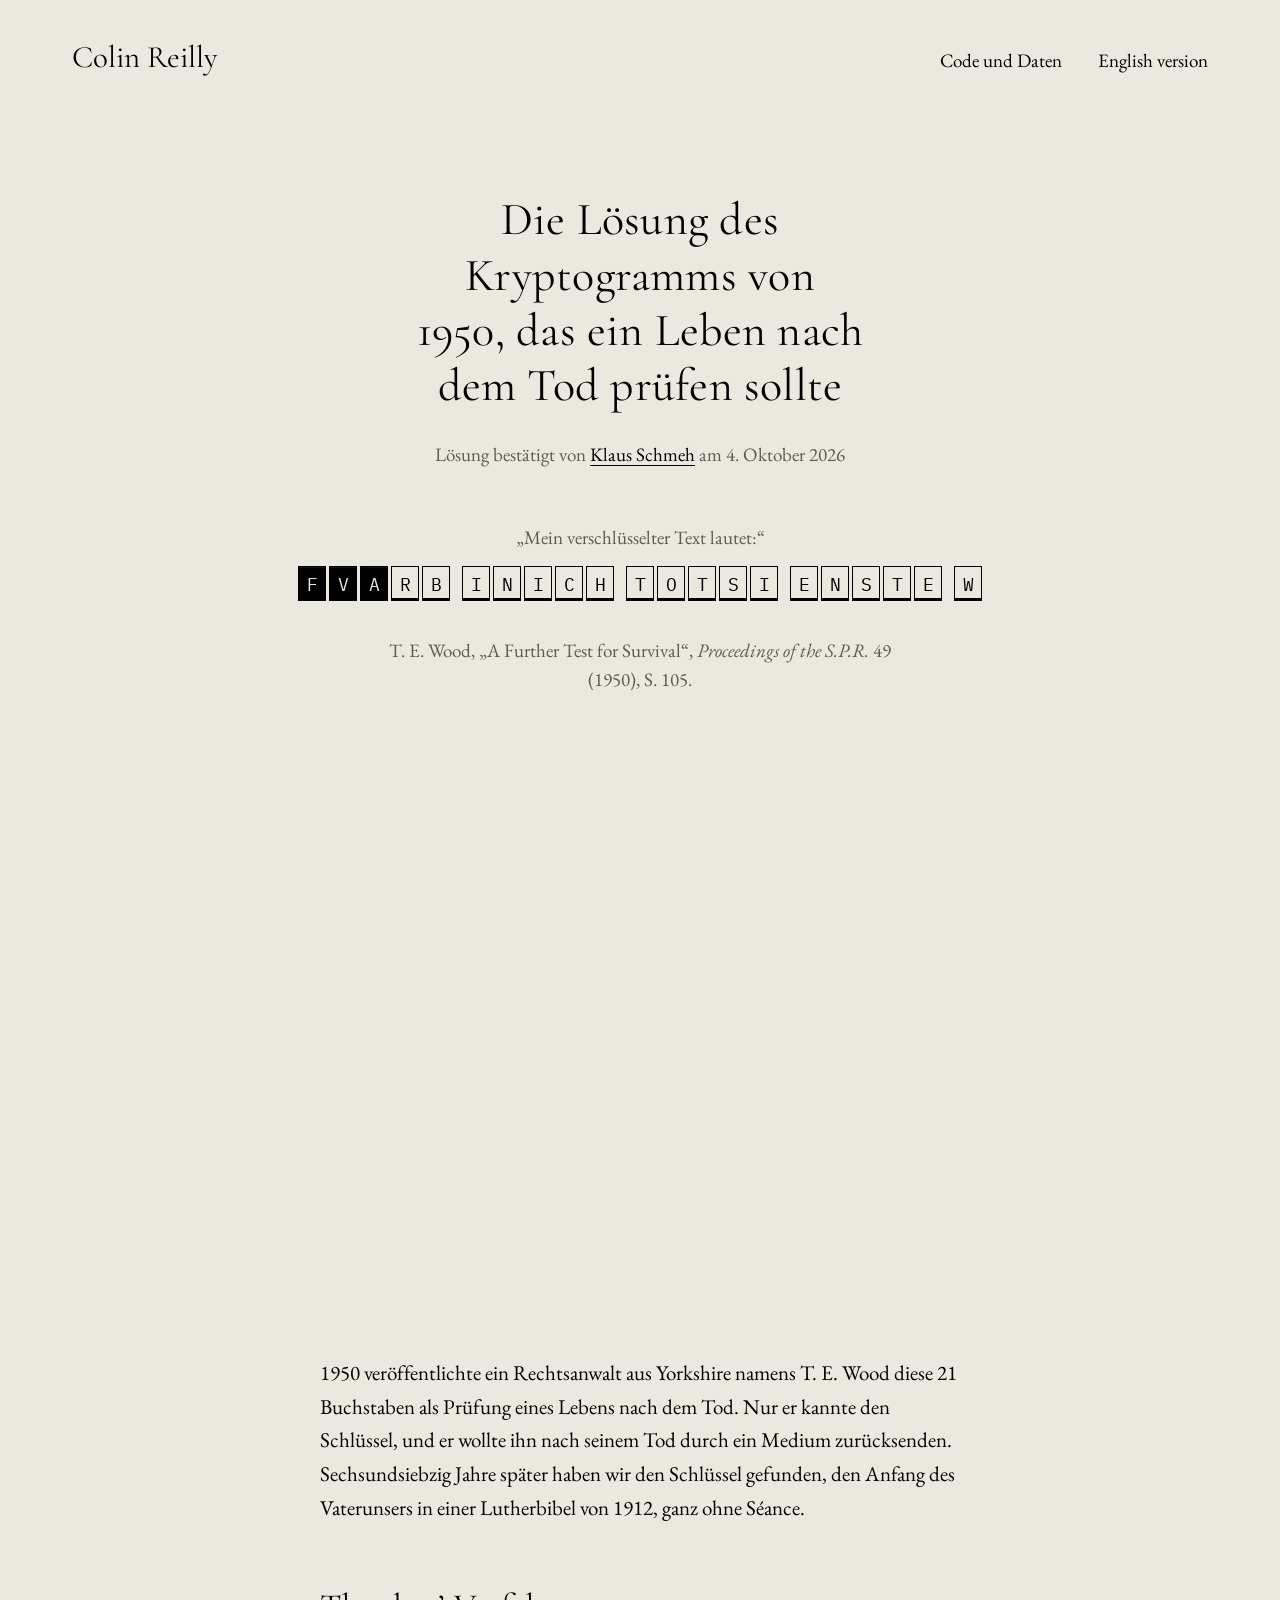
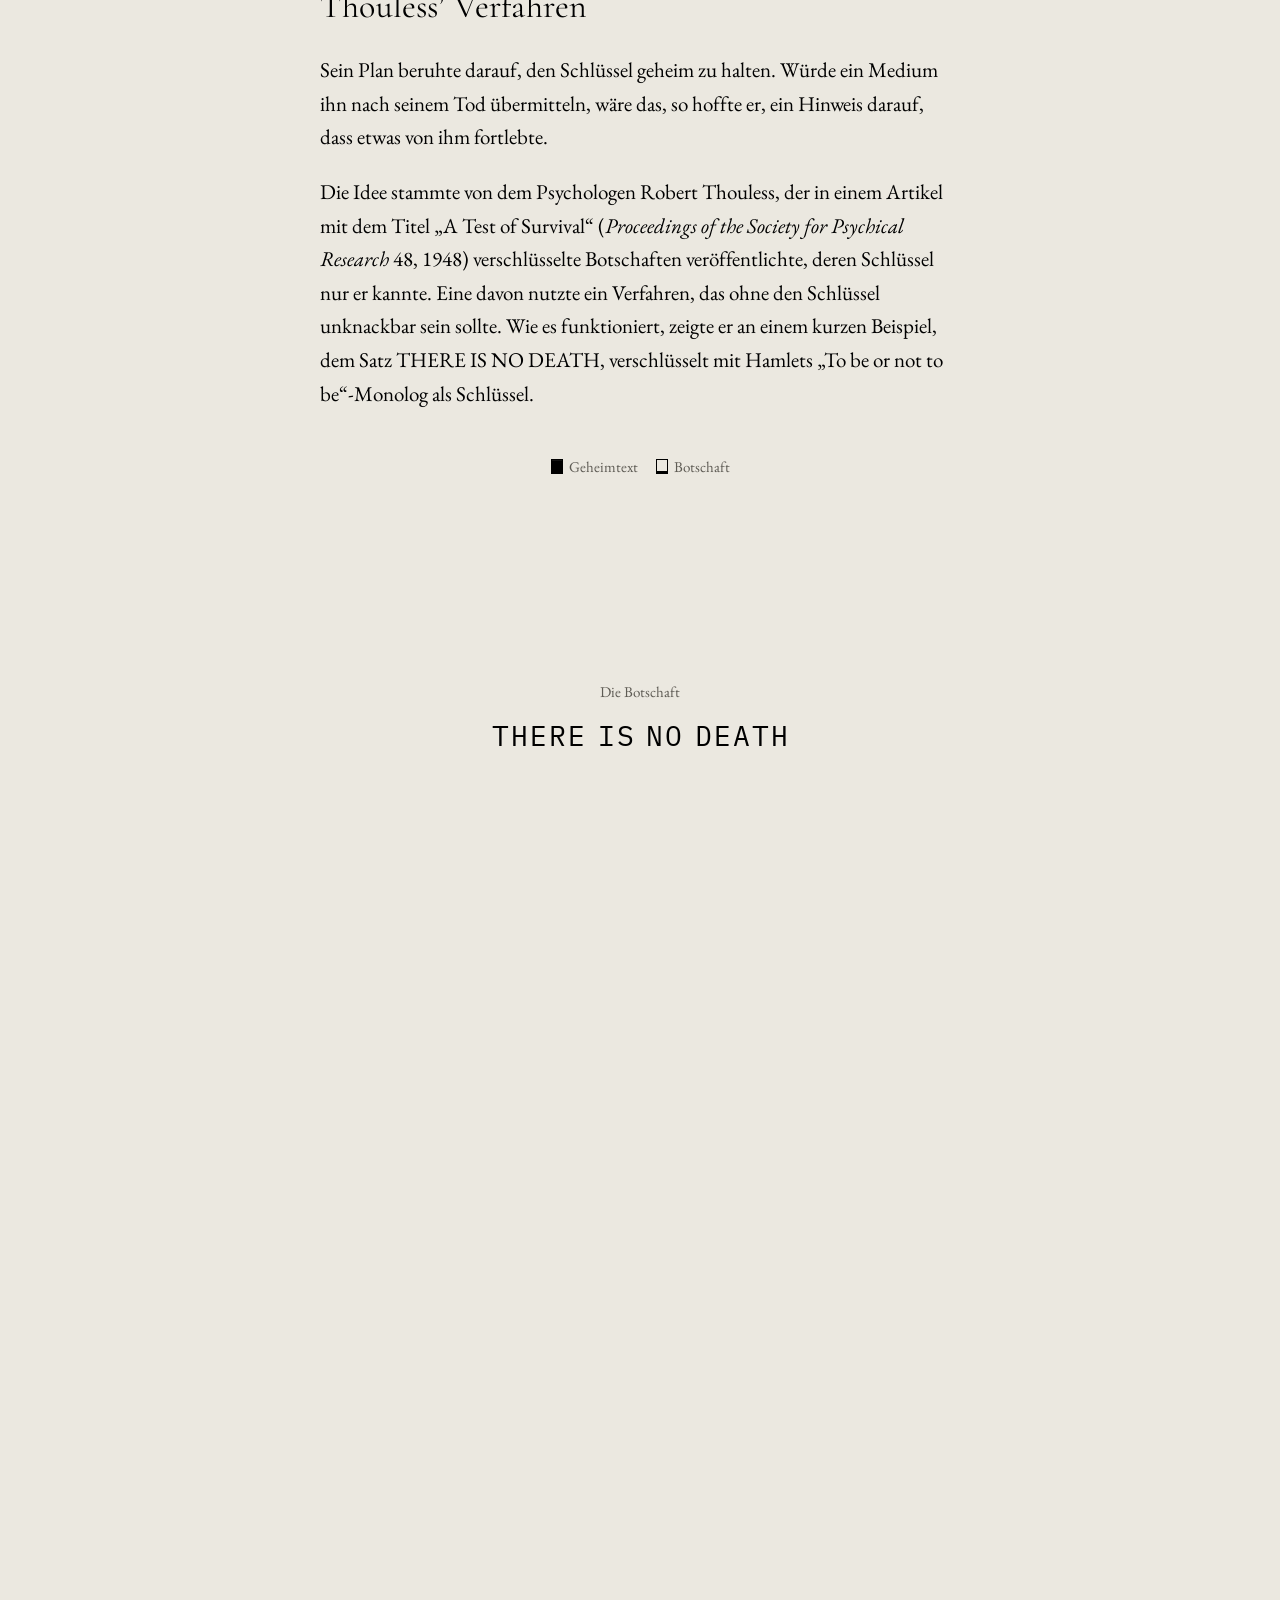
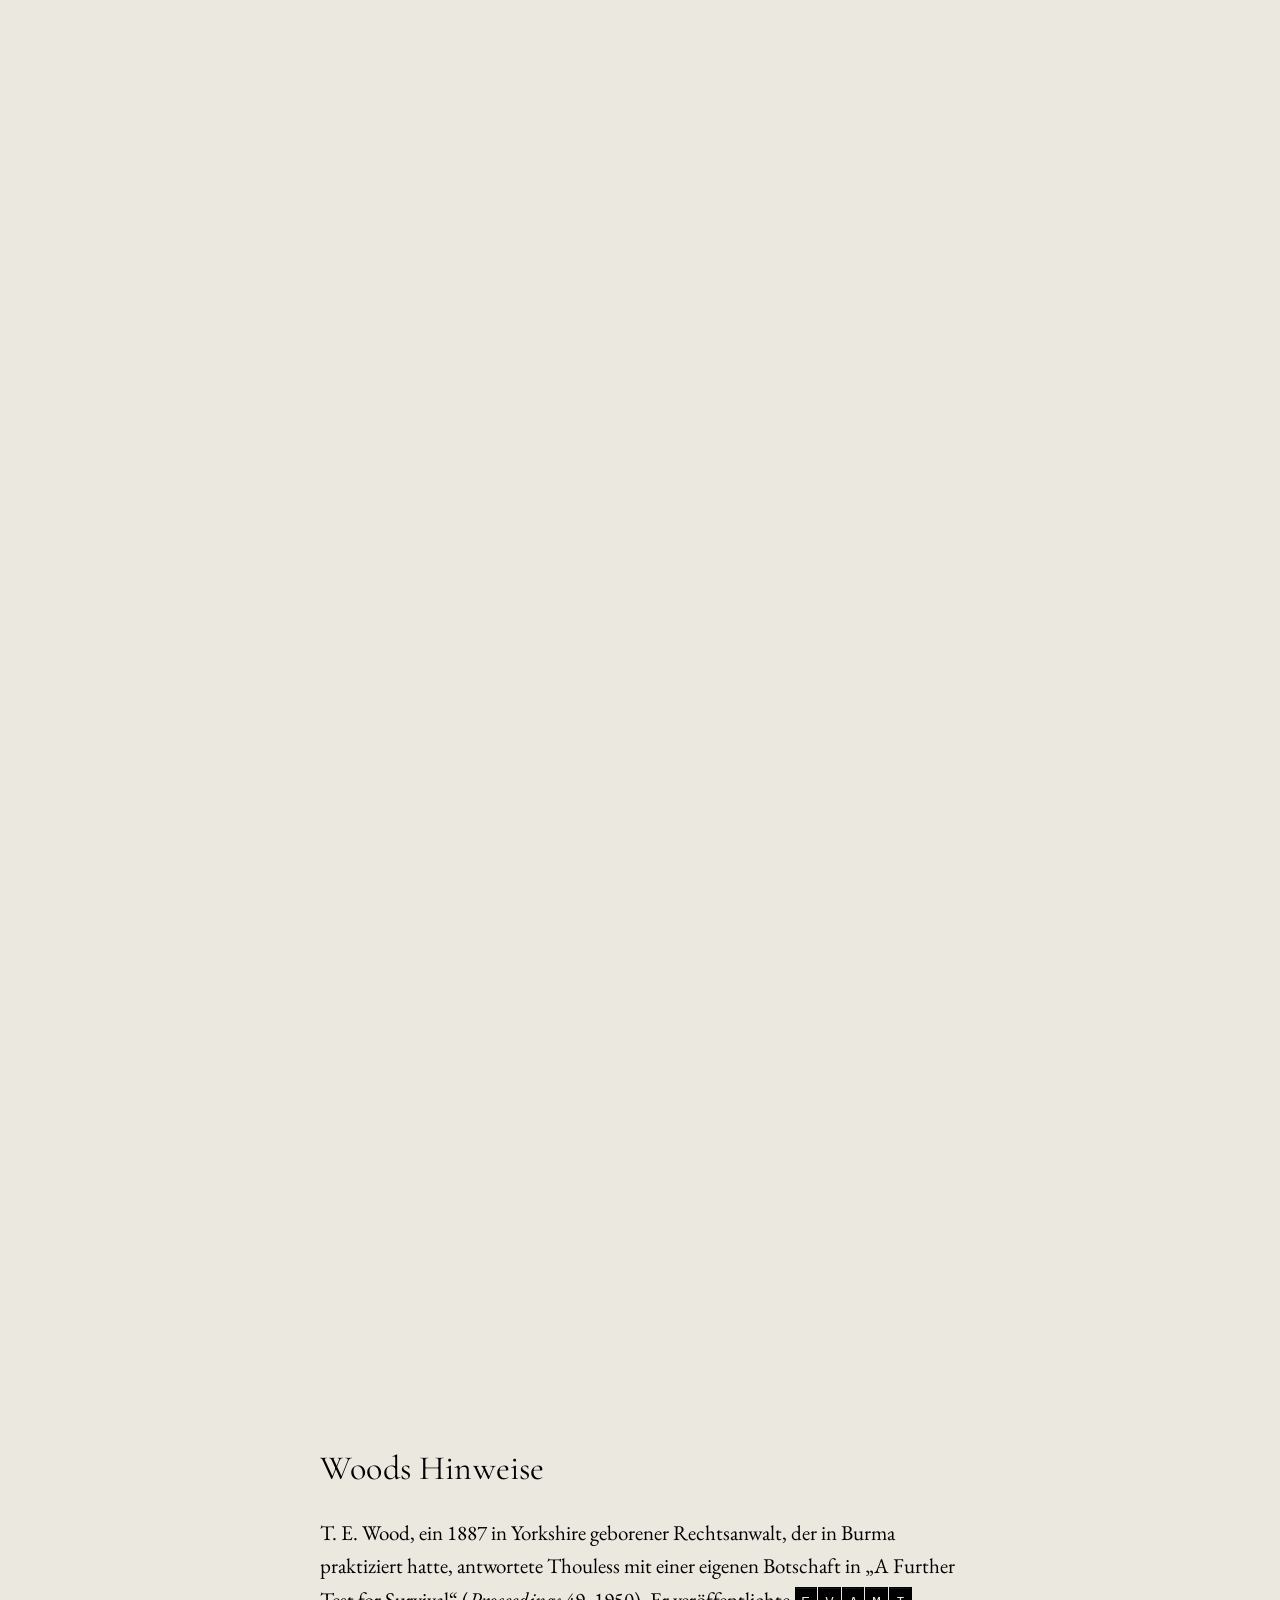
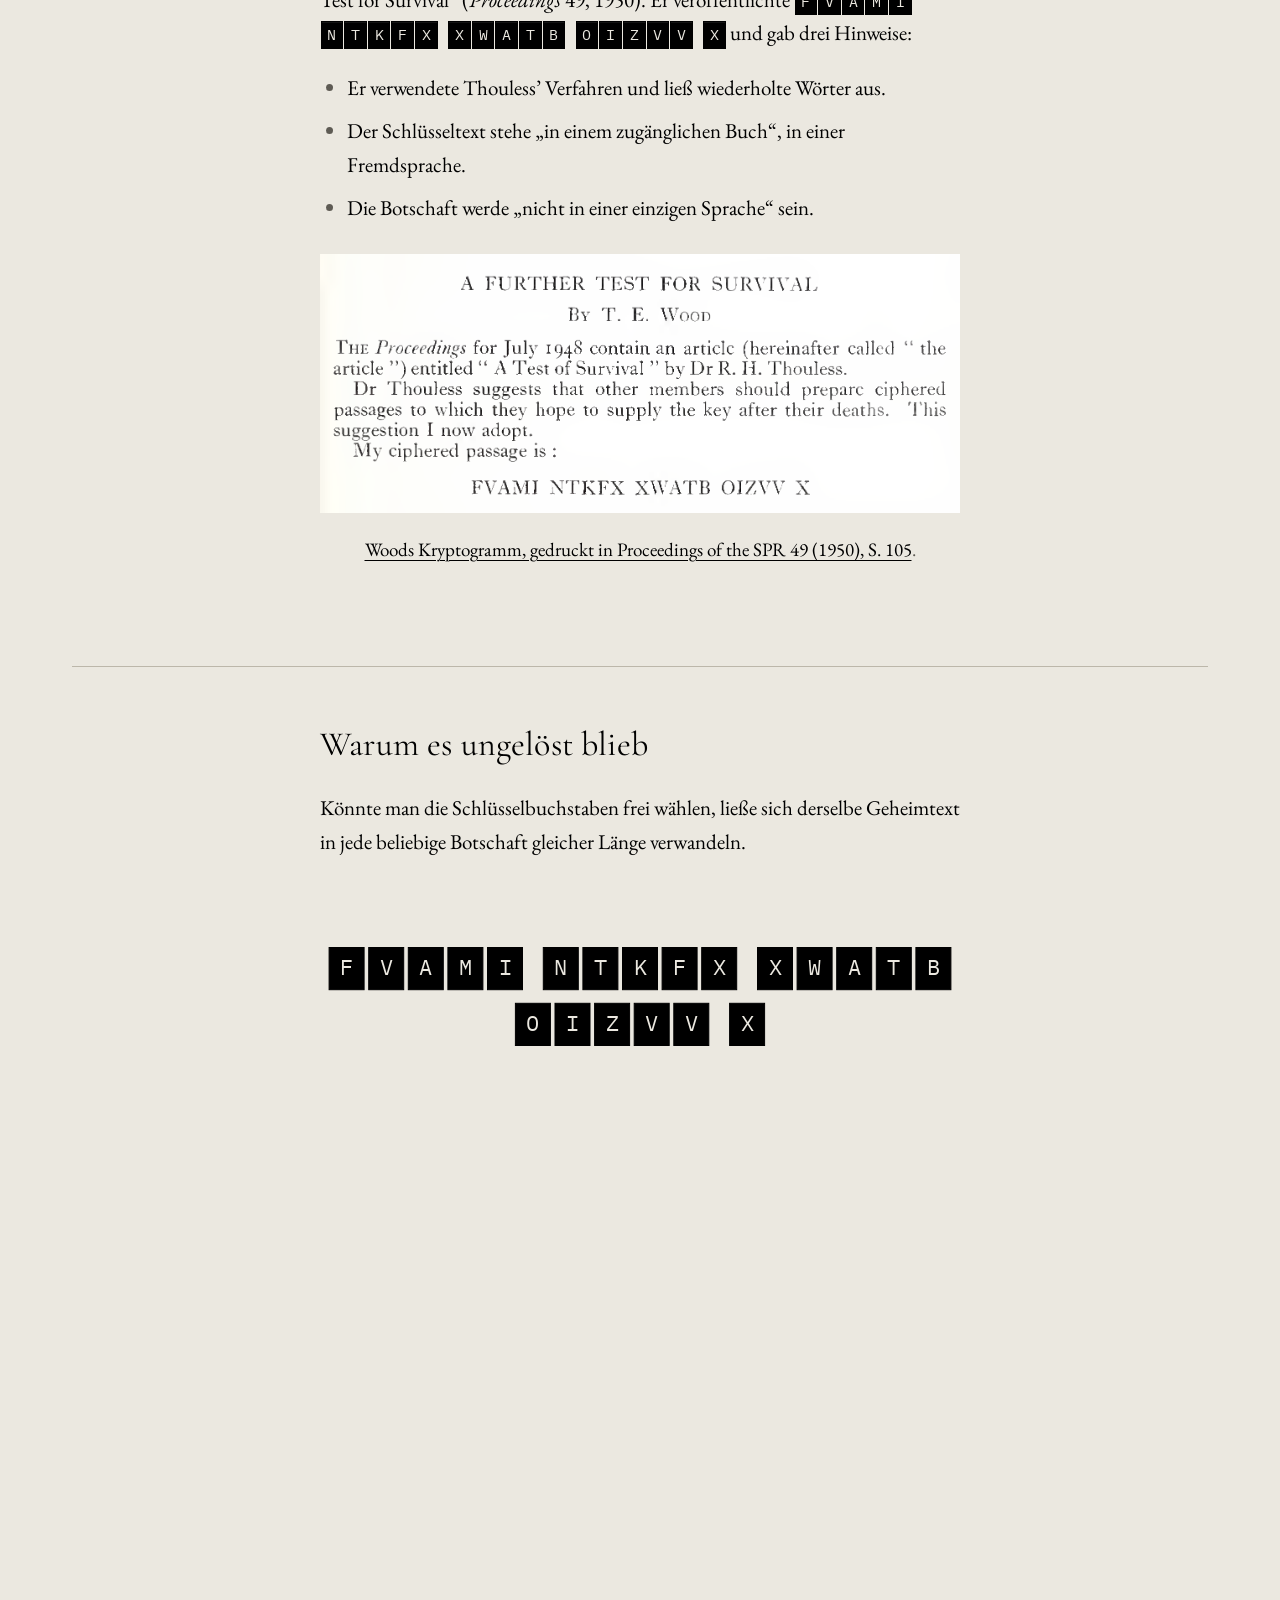
<file: docs/de/index.html>
<!doctype html>
<html lang="de">
<head>
<meta charset="utf-8">
<meta name="viewport" content="width=device-width, initial-scale=1, viewport-fit=cover">
<title>Die Lösung des Kryptogramms von 1950, das ein Leben nach dem Tod prüfen sollte</title>
<meta name="description" content="Wie T. E. Woods Kryptogramm von 1950, ein Test des Fortlebens nach dem Tod und Nr. 35 auf Klaus Schmehs Top-50-Liste ungelöster Verschlüsselungen, gelöst wurde. Der Schlüssel ist das Vaterunser auf Deutsch.">
<link rel="canonical" href="https://creilly11235.github.io/wood-cryptogram-1950/de/">
<link rel="alternate" hreflang="en" href="https://creilly11235.github.io/wood-cryptogram-1950/">
<link rel="alternate" hreflang="de" href="https://creilly11235.github.io/wood-cryptogram-1950/de/">
<link rel="alternate" hreflang="x-default" href="https://creilly11235.github.io/wood-cryptogram-1950/">
<meta property="og:type" content="article">
<meta property="og:title" content="Die Lösung des Kryptogramms von 1950, das ein Leben nach dem Tod prüfen sollte">
<meta property="og:description" content="Wie T. E. Woods Kryptogramm von 1950, ein Test des Fortlebens nach dem Tod und Nr. 35 auf Klaus Schmehs Top-50-Liste ungelöster Verschlüsselungen, gelöst wurde. Der Schlüssel ist das Vaterunser auf Deutsch.">
<meta property="og:url" content="https://creilly11235.github.io/wood-cryptogram-1950/de/">
<meta property="og:image" content="https://creilly11235.github.io/wood-cryptogram-1950/de/card.png?v=7">
<meta property="og:image:width" content="1200">
<meta property="og:image:height" content="630">
<meta property="og:image:alt" content="Woods Geheimtext FVAMI NTKFX XWATB OIZVV X unter dem Titel „Die Lösung des Kryptogramms von 1950, das ein Leben nach dem Tod prüfen sollte“">
<meta property="og:locale" content="de_DE">
<meta property="og:locale:alternate" content="en_GB">
<meta property="article:published_time" content="2026-10-04">
<meta property="article:author" content="Colin Reilly">
<meta name="twitter:card" content="summary_large_image">
<link rel="preconnect" href="https://fonts.googleapis.com"><link rel="preconnect" href="https://fonts.gstatic.com" crossorigin>
<link rel="stylesheet" href="https://fonts.googleapis.com/css2?family=Cormorant+Garamond:ital,wght@0,400;1,400&family=EB+Garamond:ital,wght@0,400;0,500;1,400&family=IBM+Plex+Mono:wght@400&display=swap">
<style>
/* Two garamonds, one for titles and one for reading, on stone paper, with one
   monospace for cipher data. Blue, teal and red retain their meaning in the graphics.
   Each chapter keeps its own pinned graphic beside the reading column. */
:root{
  --room:#ebe8e0; --room-2:#e2dfd6; --veil:#d3cfc4; --veil-2:#bcb7aa;
  --bone:#000; --bone-2:#5e5b54; --bone-3:var(--bone-2); --ink:var(--room);
  --candle:#315f7d; --candle-soft:rgba(49,95,125,.10); --ember:#a64642;
  --dot-g:#8d9ba8; --dot-p:#26796c; --dot-b:var(--candle); --dot-v:var(--ember); --dot-s:#c6ced6; --dot-tew:var(--bone);
  --de:var(--candle); --af:var(--dot-p); --sig:var(--bone); --label-bg:rgba(235,232,224,.96); --card-bg:#fff;
  --cipher-encoded-bg:#000; --cipher-encoded-fg:#ebe8e0; --cipher-encoded-border:#000;
  --cipher-decoded-bg:transparent; --cipher-decoded-fg:#000; --cipher-decoded-border:#000;
  --body:"EB Garamond",Garamond,Georgia,"Times New Roman",serif; --display:"Cormorant Garamond","EB Garamond",Garamond,Georgia,serif; --mono:"IBM Plex Mono","Courier New",Courier,monospace;
  --t-body:400 1.3125rem/1.6 var(--body);
  --t-note:400 1.1875rem/1.5 var(--body); --t-data:400 1rem/1.5 var(--mono);
  --t-heading:400 clamp(1.75rem,2.8vw,2.125rem)/1.3 var(--display);
  color-scheme:light;
}
*{box-sizing:border-box}
html{-webkit-text-size-adjust:100%;background:var(--room)}
body{margin:0;background:var(--room);color:var(--bone);font:var(--t-body)}
a{color:var(--bone);text-decoration-line:underline;text-decoration-color:currentColor;text-decoration-thickness:1px;text-underline-offset:.2em;text-decoration-skip-ink:auto}
a:hover{color:var(--bone);text-decoration-thickness:1.5px}
a:focus-visible{outline:2px solid var(--candle);outline-offset:4px}
.cipher,code{font-family:var(--mono);font-size:.9em}
/* A compact article opening; sources and detailed credits follow the story. */
/* The page draws under the phone's status bar, so the header keeps clear of it. */
.sitehead{max-width:1184px;margin:0 auto;padding:calc(36px + env(safe-area-inset-top,0px)) 24px 0;display:flex;justify-content:space-between;align-items:baseline;flex-wrap:wrap;gap:8px 32px}
.sitehead .name{font:400 1.9375rem/1.4 var(--display);text-decoration:none;white-space:nowrap}
.sitehead .sitelinks{display:flex;flex-wrap:wrap;gap:0 36px;margin:0;font:var(--t-note)}
.sitehead .sitelinks a{text-decoration:none;padding:10px 0 2px;border-bottom:1px solid transparent;white-space:nowrap}
.sitehead .sitelinks a:hover{border-bottom-color:currentColor}
.sitehead .name:hover{text-decoration:none}
.hero{max-width:780px;margin:0 auto;padding-block:113px 16px;padding-inline:24px;text-align:center}
.hero .langhint{font:var(--t-note);margin:-28px 0 22px}
:root[lang="de"] body{-webkit-hyphens:auto;hyphens:auto}
:root[lang="de"] .hero h1,:root[lang="de"] .step h2,:root[lang="de"] .step h3{-webkit-hyphens:manual;hyphens:manual}
.hero h1{font:400 clamp(2.25rem,4.2vw,2.875rem)/1.2 var(--display);margin:0 auto;text-wrap:balance;max-width:24ch;letter-spacing:.005em}
.hero .byline{font:var(--t-note);color:var(--bone-2);margin:28px 0 0}
/* The ciphertext holds in the middle of the screen while the opening scrolls
   beneath it, decoding as the reader goes. The script measures the figure
   and sets --hero-h so the row sits centred. */
.reveal-track{position:relative;margin-top:48px}
.reveal-hold{height:calc(70svh + var(--hero-extra,0px))}
.cipher-row{--tw:28px;position:sticky;top:max(var(--hero-stick-top,env(safe-area-inset-top,0px)),calc((100svh - var(--hero-h,0px)) / 2));z-index:3;margin:0;padding:6px 0 12px;display:flex;flex-direction:column;align-items:center;background:var(--room)}
.cipher-row .intro{font:var(--t-note);color:var(--bone-2);margin:0 0 14px}
.cipher-row .line{display:flex;flex-wrap:wrap;justify-content:center;align-items:flex-start;gap:8px 12px}
.cipher-row .grp,.cipher-row .tail{display:flex;gap:3px}
.cipher-row .tail{gap:12px}
.cipher-row .word{position:relative;padding-bottom:22px}
.cipher-row .gloss{position:absolute;left:50%;bottom:0;transform:translateX(-50%);font:var(--t-note);line-height:1.2;color:var(--bone-2);white-space:nowrap;opacity:0;transition:opacity .5s}
.cipher-row[data-stage="3"] .gloss{opacity:1}
.cipher-row .t{width:var(--tw);height:calc(var(--tw) * 1.25);font-size:calc(var(--tw) * .65)}
.cipher-row figcaption{font:var(--t-note);color:var(--bone-2);margin-top:14px;max-width:58ch;text-wrap:pretty}
.hero .lede{max-width:640px;margin-inline:auto;text-align:left}
.hero .byline.answer-status{text-wrap:pretty}
.hero .answer-status a{color:var(--bone)}
.hero .answer-status time{white-space:nowrap}
.hero .lede{margin-top:20px}
/* scrolly: one chapter = one graphic that sticks while the chapter's text scrolls, then lets go */
.scrolly{max-width:1184px;margin:0 auto;padding-inline:24px}
/* Every width reads the same way: one column, the graphic pinned full screen
   with the passages rising over it. Chapter geometry lives in story-layout.css. */
.chapter>*{min-width:0}
.chapter+.chapter,.endmatter+.chapter{border-top:1px solid var(--veil-2)}
/* A chapter that opens without a heading runs on from the one before it
   (the scroll script marks the pair run-on and runs-on). */
.chapter+.chapter:not(:has(h2,h3)),.chapter.run-on{border-top:0}
.chapter.run-on>.text.text-before{padding-top:0}
.chapter.runs-on>.text.text-after,.chapter.runs-on>.text.text-after>.step:last-child{padding-bottom:0}
.graphic{position:sticky;top:0;height:100vh;height:100dvh;display:flex;flex-direction:column;min-width:0;background:var(--room)}
.gbody{display:flex;flex-direction:column;flex:1;min-height:0}
.tiles{display:grid;grid-template-columns:repeat(21,minmax(0,1fr));gap:2px;max-width:680px}
.tiles:empty{display:none}
.comparison-heading{grid-column:1/-1;display:flex;justify-content:space-between;align-items:baseline;gap:8px;padding-top:8px;font:var(--t-note);color:var(--bone-2)}
.comparison-heading:first-child{padding-top:0}
.comparison-count{font:var(--t-data);white-space:nowrap}
.t{position:relative;min-width:0;aspect-ratio:1/1.2;display:grid;place-items:center;padding-top:.14em;background:var(--room);border:1px solid var(--bone);font:400 clamp(11px,1.7vw,20px)/1 var(--mono);color:var(--bone);border-radius:0;transition:background .45s,color .45s,border-color .45s,box-shadow .45s}
.t.encoded,.cipher-token.encoded{background:var(--cipher-encoded-bg);color:var(--cipher-encoded-fg);border:1px solid var(--cipher-encoded-border)}
.t.decoded,.cipher-token.decoded{background:var(--cipher-decoded-bg);color:var(--cipher-decoded-fg);border:1px solid var(--cipher-decoded-border);border-bottom:3px double var(--cipher-decoded-border)}
.cipher-token{font-family:var(--mono);font-size:.9em;font-weight:400;padding:.1em .25em;border-radius:0;box-decoration-break:clone;-webkit-box-decoration-break:clone}
td .cipher-token{display:inline-grid;place-items:center;min-width:1.5em;padding:.1em}
.sub{display:grid;grid-template-columns:repeat(21,minmax(0,1fr));gap:2px;margin-top:4px;min-height:1.2em;max-width:680px}
.sub span{min-width:0;text-align:center;font:clamp(8px,1.1vw,11px)/1.2 var(--mono);color:var(--bone-3);overflow:hidden;white-space:nowrap;transition:color .5s}
.sub span.on{color:var(--candle)}
canvas{flex:1;width:100%;min-height:0;display:block}
.legend{display:flex;flex-wrap:wrap;align-content:flex-start;gap:4px 16px;font:var(--t-note);color:var(--bone-2);margin-top:8px;min-height:44px}
.legend i{display:inline-block;width:9px;height:9px;border-radius:50%;margin-right:6px;vertical-align:-1px}
.text{min-width:0}
.beats,.beatcap{display:none}
/* article column; spacing is set in story-layout.css */
.step h2{font:var(--t-heading);color:var(--bone);margin:0 0 24px;text-wrap:balance;letter-spacing:.005em}
.step h3{font:500 1em/1.5 var(--body);color:var(--bone);margin:1.8em 0 .75em;text-wrap:balance}
.step>h3:first-child{margin-top:0}
.step p,.step li{margin:0 0 1em}
.step ul,.step ol{padding-left:1.3em;margin:0 0 1em}
.step li{margin:0 0 .45em}
.step li::marker{color:var(--bone-3)}
.step .check-list{list-style:none;padding:0;margin:1.5em 0 0}
.step .check-list li{margin:0 0 1.8em}
.step .check-list h3{margin:0 0 .55em}
.step .check-list p{margin:0}
.step strong,.step b{font-weight:500}
.step .fig{font:var(--t-note);color:var(--bone-2);margin:1.5em 0}
.step .fig b{color:var(--bone);font-weight:500}
.quote{color:var(--bone);margin:1.5em 0;padding-left:1em;border-left:2px solid var(--veil-2)}
.quote small{display:block;font:var(--t-note);color:var(--bone-2);margin-top:8px}
figure{margin:1.4em 0}
figure img{width:100%;height:auto;border:0;border-radius:0;background:#fff}
figcaption{font:var(--t-note);color:var(--bone-2);margin-top:14px;text-align:center}
/* image viewer: every figure image opens full size in an overlay, zoomable and draggable */
figure img[role=button]{cursor:zoom-in}
figure img[role=button]:focus-visible{outline:2px solid var(--candle);outline-offset:3px}
html.lb-open{overflow:hidden;scrollbar-gutter:stable}
.lb{position:fixed;inset:0;width:100%;height:100%;max-width:none;max-height:none;margin:0;padding:0;border:0;background:var(--room);color:var(--bone);overflow:hidden}
.lb::backdrop{background:transparent}
.lb .stage{position:absolute;inset:0;touch-action:none;cursor:grab;overflow:hidden}
.lb .stage.drag{cursor:grabbing}
.lb .stage img{position:absolute;left:0;top:0;max-width:none;transform-origin:0 0;background:#fff;user-select:none;-webkit-user-select:none;-webkit-user-drag:none}
.lb .bar{position:absolute;top:0;right:0;display:flex;gap:6px;padding:12px 16px}
.lb .bar button{font:20px/1 var(--body);width:44px;height:44px;border:1px solid var(--veil-2);border-radius:0;background:var(--room-2);color:var(--bone);cursor:pointer}
.lb .bar button:hover{border-color:var(--candle)}
.lb .bar button:focus-visible{outline:2px solid var(--candle);outline-offset:2px}
.lb .hint{position:absolute;top:0;left:0;margin:0;padding:22px 16px;font:var(--t-note);color:var(--bone-3);pointer-events:none}
.lb .cap{position:absolute;left:0;right:0;bottom:0;margin:0;padding:28px 16px calc(12px + env(safe-area-inset-bottom));font:var(--t-note);color:var(--bone-2);text-align:center;background:linear-gradient(transparent,var(--label-bg) 40%);pointer-events:none}
@media (max-width:600px){.lb .hint{display:none}}
.table-wrap{overflow-x:auto;margin:0 0 1.2em}
table{border-collapse:collapse;width:100%;font:var(--t-data);font-variant-numeric:tabular-nums}
th,td{text-align:left;padding:8px 6px;border-bottom:1px solid var(--veil);vertical-align:top}
th{font:var(--t-note);color:var(--bone-2);border-bottom:1px solid var(--bone)}
/* Keep the five-column arithmetic table readable on narrow phones. */
@media (max-width:600px){th{font-size:.75rem;line-height:1.4;overflow-wrap:normal!important}td{font-size:.75rem}}
/* footer */
footer{max-width:1184px;margin:0 auto;padding:32px 24px 64px;border-top:1px solid var(--veil-2);color:var(--bone-2);font:var(--t-note)}
footer>p{max-width:72ch}
footer p{margin:0 0 .7em}
.counter{display:inline-block;font:var(--t-data);line-height:1;letter-spacing:3px;padding:5px 8px 4px;border:1px solid var(--veil-2);border-radius:0;background:var(--room-2);color:var(--bone)}
.small{color:var(--bone-3)}
@media (max-width:900px){
  .hero{padding-top:64px}
  .sitehead{padding:calc(24px + env(safe-area-inset-top,0px)) 24px 0}
  .sitehead .sitelinks{gap:0 22px}
  th,td{padding:8px 4px}
}
@media (max-width:600px){
  .cipher-row{--tw:clamp(20px,calc((100vw - 104px) / 11),26px)}
  .cipher-row .line{width:100%;max-width:calc(11 * var(--tw) + 60px)}
}
@media (max-width:360px){
  .hero,.scrolly,footer{padding-inline:20px}
}
@media (prefers-reduced-motion:reduce){*{transition:none!important}}
/* Sources conclude the reading without keeping a graphic pinned. */
.endmatter{max-width:720px;margin:0 auto;padding:64px 0 80px;min-height:0;border-top:1px solid var(--veil-2)}
.endmatter h2{margin-top:0}
.endmatter.step{min-height:0}
</style>
<link rel="stylesheet" href="../story-layout.css?v=37">
<link rel="stylesheet" href="../cipher-cards.css?v=28">
<link rel="stylesheet" href="../cipher-walkthrough.css?v=44">
<link rel="stylesheet" href="../story-graphics.css?v=28">
<link rel="stylesheet" href="../try-cipher.css?v=39">
</head>
<body>

<header class="sitehead"><a class="name" href="https://www.linkedin.com/in/colin-r-10680960/" rel="me">Colin Reilly</a><p class="sitelinks"><a href="https://github.com/creilly11235/wood-cryptogram-1950">Code und Daten</a> <a class="lang" href="../" hreflang="en" lang="en">English version</a></p></header>
<div class="hero">
<h1>Die Lösung des Kryptogramms von 1950, das ein Leben nach dem Tod prüfen sollte</h1>
<p class="byline answer-status">Lösung bestätigt von <a href="https://klausschmeh.net/woods-cryptogram-from-the-crypt-another-top-50-crypto-mystery-solved/">Klaus Schmeh</a> am <time datetime="2026-10-04">4. Oktober 2026</time></p>
  <div class="reveal-track">
  <figure class="cipher-row" aria-label="Woods Geheimtext, FVAMI NTKFX XWATB OIZVV X" data-message="HIER BIN ICH TOTSIENS TEW">
    <p class="intro">„Mein verschlüsselter Text lautet:“</p>
    <div class="line" translate="no">
      <div class="word"><div class="grp"><span class="t encoded">F</span><span class="t encoded">V</span><span class="t encoded">A</span><span class="t encoded">M</span><span class="t encoded"></span></div></div>
      <div class="word"><div class="grp"><span class="t encoded">N</span><span class="t encoded">T</span><span class="t encoded">K</span><span class="t encoded">F</span><span class="t encoded">X</span></div></div>
      <div class="word"><div class="grp"><span class="t encoded">X</span><span class="t encoded">W</span><span class="t encoded">A</span><span class="t encoded">T</span><span class="t encoded">B</span></div></div>
      <div class="tail"><div class="word"><div class="grp"><span class="t encoded">O</span><span class="t encoded"></span><span class="t encoded">Z</span><span class="t encoded">V</span><span class="t encoded">V</span></div></div><div class="word"><div class="grp"><span class="t encoded">X</span></div></div></div>
    </div>
    <ul class="hero-gloss" hidden><li></li><li></li><li></li><li>Auf Wiedersehen</li><li>Woods Initialen</li></ul>
    <figcaption>T. E. Wood, „A Further Test for Survival“, <em>Proceedings of the S.P.R.</em> 49 (1950), S. 105.</figcaption>
  </figure>
  <div class="reveal-hold"></div>
  </div>
<p class="lede">1950 veröffentlichte ein Rechtsanwalt aus Yorkshire namens T. E. Wood diese 21 Buchstaben als Prüfung eines Lebens nach dem Tod. Nur er kannte den Schlüssel, und er wollte ihn nach seinem Tod durch ein Medium zurücksenden. Sechsundsiebzig Jahre später haben wir den Schlüssel gefunden, den Anfang des Vaterunsers in einer Lutherbibel von 1912, ganz ohne Séance.</p>
</div>
<main class="scrolly">
<section class="chapter" data-ch="1">
<div class="text text-before">
<section class="step" data-s="summary" data-walk-stage="0" data-cap="Wood hielt seinen Buchschlüssel geheim und hoffte, ihn nach seinem Tod zurückzusenden. Das Verfahren stammte von Thouless, der es am Satz THERE IS NO DEATH vorführte." id="thouless-method">
<h2>Thouless’ Verfahren</h2>
<p>Sein Plan beruhte darauf, den Schlüssel geheim zu halten. Würde ein Medium ihn nach seinem Tod übermitteln, wäre das, so hoffte er, ein Hinweis darauf, dass etwas von ihm fortlebte.</p>
<p>Die Idee stammte von dem Psychologen Robert Thouless, der in einem Artikel mit dem Titel „A Test of Survival“ (<em>Proceedings of the Society for Psychical Research</em> 48, 1948) verschlüsselte Botschaften veröffentlichte, deren Schlüssel nur er kannte. Eine davon nutzte ein Verfahren, das ohne den Schlüssel unknackbar sein sollte. Wie es funktioniert, zeigte er an einem kurzen Beispiel, dem Satz THERE IS NO DEATH, verschlüsselt mit Hamlets „To be or not to be“-Monolog als Schlüssel.</p>
</section>
</div>
<div class="pin">
<div class="graphic" data-g="1">
<div class="gbody">
<div class="tiles" aria-hidden="true" translate="no"></div>
<div class="sub" aria-hidden="true" translate="no"></div>
<canvas></canvas><div class="legend"></div><p class="beatcap"></p>
</div></div>
<div class="text">
<section class="step" data-s="method" data-cap="Jedes verschiedene Schlüsselwort liefert eine Verschiebung. TO ergibt die Summe 35 und damit den Schlüsselbuchstaben I, und der Klartextbuchstabe T wird zu B verschlüsselt.">
<ol>
<li>
<p data-walk-stage="1">Der Schlüssel ist eine Textpassage aus einem Buch, und jedes ihrer Wörter kommt der Reihe nach zum Einsatz.</p>
<p data-walk-stage="2">Jedes Wort, das schon vorgekommen ist, wird übersprungen, sodass jedes Schlüsselwort nur einmal verwendet wird. Hier fallen das zweite „to“, „be“ und „the“ weg.</p>
<p data-walk-stage="3">Jedes Schlüsselwort gehört zu einem Buchstaben der Botschaft. Die 14 Buchstaben von THERE IS NO DEATH brauchen also 14 verschiedene Schlüsselwörter.</p>
</li>
<li>
<p data-walk-stage="4">Jedem Buchstaben wird ein Wort aus dem Text zugeordnet. Das erste Paar ist der Klartextbuchstabe T und das Schlüsselwort „To“.</p>
<p data-walk-stage="5">Die Buchstabenwerte des Wortes werden addiert (A=1 bis Z=26), und 26 wird so oft abgezogen, wie es ganz hineinpasst. „To“ ergibt 35, es bleibt 9.</p>
<p data-walk-stage="6">Was übrig bleibt, benennt einen Buchstaben nach seiner Stelle im Alphabet, wobei 1 A ist, 25 Y und 0 Z. Der 9. Buchstabe ist I, also ist I der Schlüsselbuchstabe für T.</p>
</li>
<li>
<p data-walk-stage="7">Aus dem Schlüsselbuchstaben wird dann eine Verschiebung für jeden Buchstaben berechnet. Bei diesem Verfahren beginnt die Zählung mit A=0, also keiner Verschiebung, B=1 und so weiter. I steht 8 Stellen nach A, bedeutet also eine Verschiebung um 8.</p>
<p data-walk-stage="8">Der Klartextbuchstabe rückt dann so weit im Alphabet vor, nach Z geht es bei A weiter.</p>
<p data-walk-stage="9">So rückt T 8 Stellen vor und wird zu B, dem ersten Buchstaben des Geheimtexts.</p>
</li>
</ol>
<p data-walk-stage="10">Dasselbe geschieht mit allen 14 Buchstaben, und der Geheimtext wird in Fünfergruppen geschrieben. Thouless’ gedruckte Fassung endet auf B statt auf D, ein Fehler, auf den der Artikel später zurückkommt.</p>
<p data-walk-stage="11">Zusammen betrachtet bilden Botschaft, Schlüssel und Geheimtext das ganze System. Wer den Schlüssel hat, kann die Schritte rückwärts durchlaufen und die Botschaft lesen, und ohne ihn gibt es nichts, woran man ansetzen könnte. Dieses Verfahren übernahm Wood für seinen eigenen Test.</p>
</section>
</div></div>
<div class="text text-after">
<section class="step" data-s="wood" data-cap="Woods Hinweise: ein zugängliches Buch in einer Fremdsprache, ausgelassene Wortwiederholungen und eine Botschaft in mehr als einer Sprache.">
<h2>Woods Hinweise</h2>
<p>T. E. Wood, ein 1887 in Yorkshire geborener Rechtsanwalt, der in Burma praktiziert hatte, antwortete Thouless mit einer eigenen Botschaft in „A Further Test for Survival“ (<em>Proceedings</em> 49, 1950). Er veröffentlichte <strong class="cipher-token encoded">FVAMI NTKFX XWATB OIZVV X</strong> und gab drei Hinweise:</p>
<ul>
<li>Er verwendete Thouless’ Verfahren und ließ wiederholte Wörter aus.</li>
<li>Der Schlüsseltext stehe „in einem zugänglichen Buch“, in einer Fremdsprache.</li>
<li>Die Botschaft werde „nicht in einer einzigen Sprache“ sein.</li>
</ul>
<figure><img src="../wood_1950_p105.png" width="1525" height="617" alt="Woods Kryptogramm, gedruckt in Proceedings of the SPR 49 (1950), S. 105" loading="lazy"><figcaption><a href="https://creilly11235.github.io/wood-cryptogram-1950/wood_1950_p105.png">Woods Kryptogramm, gedruckt in Proceedings of the SPR 49 (1950), S. 105</a>.</figcaption></figure>
</section>
</div></section>
<section class="chapter" data-ch="2">
<div class="text text-before">
<section class="step" id="why-it-stayed-open">
<h2>Warum es ungelöst blieb</h2>
<p>Könnte man die Schlüsselbuchstaben frei wählen, ließe sich derselbe Geheimtext in jede beliebige Botschaft gleicher Länge verwandeln.</p>
</section>
</div>
<div class="pin">
<div class="graphic" data-g="2">
<div class="gbody">
<div class="tiles" aria-hidden="true" translate="no"></div>
<div class="sub" aria-hidden="true" translate="no"></div>
<canvas></canvas><div class="legend"></div><p class="beatcap"></p>
</div></div>
<div class="text">
<section class="step" data-s="trap" data-walk-stage="1" data-cap="Illustration: Ein frei gewählter Schlüssel lässt Woods 21 Buchstaben THE ANSWER IS NOT HERE YET ergeben.">
<p>Dieser Satz entsteht aus Woods 21 Buchstaben mit einem frei gewählten Schlüssel. Er liest sich gut genug, und der Schlüssel, der ihn erzeugt, ist Kauderwelsch.</p>
</section>
<section class="step" data-s="trap2" data-walk-stage="2" data-cap="Illustration: Ein zweiter frei gewählter Schlüssel lässt dieselben 21 Buchstaben WE WILL MEET AT DAWN TODAY ergeben.">
<p>Ein zweiter Schlüssel macht aus denselben 21 Buchstaben einen zweiten Satz. Nichts im Geheimtext selbst spricht für die eine oder die andere Lesung.</p>
</section>
<section class="step" data-s="trap3" data-walk-stage="3" data-cap="Illustration: Ein dritter frei gewählter Schlüssel lässt dieselben 21 Buchstaben PLEASE KEEP THIS KEY SAFE ergeben.">
<p>Ein dritter liest sich genauso gut. Ein Satz für sich allein verrät nicht, ob er von Wood stammt, zumal ein so kurzer, also muss der Schlüssel von einer Stelle kommen, die sich überprüfen lässt.</p>
</section>
<section class="step" data-s="shelves" data-walk-stage="4" data-cap="129 Bücher lieferten 28,6 Millionen mögliche Schlüssel. Jeder Buchrücken steht für ein Buch.">
<p>Wood hatte allerdings etwas Wichtiges verraten. Sein Schlüssel bestand aus aufeinanderfolgenden Wörtern eines veröffentlichten Buchs, also ließ sich eine Sammlung von Büchern durchsuchen, ein Anfangswort nach dem anderen. Jeder Buchrücken hier steht für eines der 129 Bücher dieser ersten Suche.</p>
</section>
<section class="step" data-s="plants" data-walk-stage="5" data-cap="In 97 von 100 bekannten Testbotschaften erhielt die richtige Botschaft die höchste Bewertung. Jeder Punkt steht für einen Test.">
<p>Um das Suchverfahren zu prüfen, ließen wir 100 Geheimtexte mit bekanntem Klartext durch denselben Code laufen und bewerteten jede Entschlüsselung danach, wie sehr sie Englisch ähnelte. In 97 von 100 Tests erhielt die richtige Botschaft die höchste Bewertung.</p>
</section>
<section class="step" data-s="englishResults" data-walk-stage="6" data-cap="Jeder graue Punkt ist das beste Ergebnis für einen von 100 zufälligen Geheimtexten. Zwölf wurden höher bewertet als Woods bestes Ergebnis, das blau markiert ist.">
<p>Woods Botschaft ergab nichts Lesbares, auch nicht, als die Suche auf 3.977 Texte angewachsen war. Mit 100 zufälligen Folgen aus je 21 Buchstaben statt Woods Geheimtext fand dieselbe Suche in 12 Fällen ein Ergebnis mit einer höheren Bewertung als alles, was sie für Woods Botschaft gefunden hatte.</p>
</section>
</div></div>
<div class="text text-after">
<section class="step">
<p>Die erste Suche prüfte 28,6 Millionen mögliche Schlüssel aus 129 öffentlich zugänglichen Büchern. Danach kamen 3.848 Bücher von Project Gutenberg in 14 Sprachen hinzu, insgesamt wurden rund 429 Millionen mögliche Schlüssel geprüft, und die größere Bibliothek lieferte mehr verlockende falsche Fährten, aber keine lesbare Botschaft.</p>
<p>Die Schwäche lag in der Bewertung. Die Suche verglich zunächst Muster aus fünf Buchstaben und prüfte dann, wie gut sich die stärksten Kandidaten in englische Wörter aufteilen ließen. So ließen sich mögliche Lesarten ordnen, doch jede Lesart wurde als Englisch beurteilt.</p>
</section>
</div></section>
<section class="chapter" data-ch="3">
<div class="text text-before">
<section class="step" id="the-idea-that-cracked-it">
<p>Da war noch Woods Hinweis, dass die Botschaft „nicht in einer einzigen Sprache“ sein werde. Die nächste Suche erkannte Wörter in sieben Sprachen und erlaubte einen Sprachwechsel von Wort zu Wort. Ein schneller Vergleich von Buchstabenmustern grenzte die Kandidaten ein, bevor das Programm versuchte, sie in Wörter aufzuteilen. Es bevorzugte häufige Wörter und wertete es ab, wenn eine Zeichenfolge in winzige Fragmente zerlegt wurde oder die Sprache ständig wechselte, nur damit die Teile irgendwie passten.</p>
</section>
</div>
<div class="pin">
<div class="graphic" data-g="3">
<div class="gbody">
<div class="tiles" aria-hidden="true" translate="no"></div>
<div class="sub" aria-hidden="true" translate="no"></div>
<canvas></canvas><div class="legend"></div><p class="beatcap"></p>
</div></div>
<div class="text">
<section class="step" data-s="idea" data-walk-stage="1" data-cap="Dieselbe deutsche Testbotschaft: Eine englische Wortliste zerlegt sie in Fragmente; Wortlisten in sieben Sprachen erkennen VERSTEHT GEWISSE MINDER.">
<p>Mit einer englischen Wortliste zerfällt sie in Bruchstücke, während Wortlisten in sieben Sprachen VERSTEHT GEWISSE MINDER richtig wiederfinden.</p>
</section>
<section class="step" data-s="bibles" data-walk-stage="2" data-cap="Die gezielte Suche nahm Bibelübersetzungen in 19 Sprachen hinzu. Jedes Buch steht für eine Übersetzung.">
<p>Außerdem brauchten wir eine gezielter ausgewählte Quelle. Wood hatte geschrieben, der Schlüssel stehe „in einem zugänglichen Buch“ in einer Fremdsprache, und kaum ein Buch ist zugänglicher als eine Bibel, also nahmen wir Übersetzungen in 19 Sprachen in die Suche auf.</p>
</section>
</div></div></section>
<section class="chapter" data-ch="4">
<div class="text text-before">
<section class="step" id="the-hit">
<h2>Der Treffer</h2>
<p>Die Bibelsuche ging die 19 Bibeln Wort für Wort durch. Für jedes mögliche Anfangswort baute sie den Schlüssel zweimal auf, einmal mit übersprungenen und einmal mit beibehaltenen Wortwiederholungen, und das alles für zwei Lesarten der Rechenregel, Thouless’ eigene Regel und eine verbreitete Variante. Das ergab 26,7 Millionen mögliche Schlüssel je Lesart, und der erste Durchlauf dauerte weniger als drei Minuten.</p>
</section>
</div>
<div class="pin">
<div class="graphic" data-g="4">
<div class="gbody">
<div class="tiles" aria-hidden="true" translate="no"></div>
<div class="sub" aria-hidden="true" translate="no"></div>
<canvas></canvas><div class="legend"></div><p class="beatcap"></p>
</div></div>
<div class="text">
<section class="step" data-s="prayer" data-walk-stage="1" data-cap="Die 13 führenden unterschiedlichen Ergebnisse der Bibelsuche nach Thouless’ Regel. Die deutsche Bibel erhält die höchste Bewertung und ergibt HIERBINICHTOTSIENSTEW.">
<p>Nach Thouless’ Regel kam das höchstbewertete Ergebnis aus der deutschen Bibel, beginnend beim sechsten Wort von Matthäus 6,9, dem Anfang des Vaterunsers. Es lag deutlich vor der rumänischen Bibel auf dem zweiten Platz, und die Entschlüsselung ergab:<br><strong class="cipher-token decoded">HIER BIN ICH TOTSIENS TEW</strong></p>
</section>
<section class="step" data-s="church" data-walk-stage="2" data-cap="Das vertraute kirchliche Gebet beginnt mit Vater unser; die Lutherbibel mit Unser Vater. Die unterschiedliche Wortfolge ergibt unterschiedliche Schlüssel.">
<p>Auf den genauen Wortlaut kam es an. Eine frühere Suche hatte das deutsche Vaterunser mit dem vertrauten kirchlichen Anfang „Vater unser“ ausprobiert und nichts gefunden. Das „Unser Vater in dem Himmel“ der Lutherbibel ergibt schon ab dem ersten Wort einen anderen Schlüssel.</p>
</section>
<section class="step" data-s="reading" data-walk-stage="3" data-cap="Hier bin ich ist Deutsch, Totsiens ist Afrikaans für Auf Wiedersehen und TEW sind Woods Initialen.">
<p>In Wörter aufgeteilt lauten die Buchstaben Hier bin ich, Totsiens und T.E.W. Das erste ist Deutsch, das zweite bedeutet auf Afrikaans „Auf Wiedersehen“, und die Initialen sind Woods eigene.</p>
</section>
</div></div>
<div class="text text-after">
<section class="step">
<p>Wood wollte, dass die Botschaft erst nach seinem Tod gelesen würde, sobald ein Medium den Schlüssel übermittelt hätte. Darin gibt er sich zu erkennen, verabschiedet sich und unterschreibt. Der Schlüssel, den er zurückgesendet hätte, beginnt mit „Unser Vater in dem Himmel“.</p>
<blockquote class="quote" lang="de" translate="no">Unser Vater in dem Himmel! Dein Name werde geheiligt. Dein Reich komme. Dein Wille geschehe auf Erden wie im Himmel. Unser täglich Brot gib uns …</blockquote>
<p>Der Schlüssel verwendet 21 verschiedene Wörter, von „Unser“ bis „uns“. Vier Wiederholungen werden übersprungen („Dein“ zweimal, „Himmel“ und „Unser“ jeweils einmal), und das ä in „täglich“ wird als a gelesen.</p>
<figure><img src="../luther_1922_mt6_9-11.jpg" width="1272" height="538" alt="Matthäus 6,9–11 in einem Druck von 1922 der Lutherbibel von 1912" loading="lazy"><figcaption><a href="https://archive.org/details/diebibeloderdie00luth/page/n923/mode/1up">Der Schlüsseltext, Matthäus 6,9–11, in einem Berliner Druck von 1922 der Lutherbibel von 1912</a>, herausgegeben von der Britischen und Ausländischen Bibelgesellschaft.</figcaption></figure>
</section>
</div></section>
<section class="endmatter step try" id="try-it">
<h2>Thouless’ Verfahren selbst ausprobieren</h2>
<p>Schreiben Sie eine kurze Botschaft, geben Sie jedem ihrer Buchstaben ein Schlüsselwort und sehen Sie zu, wie der Geheimtext so entsteht wie bei Thouless und Wood. Der Schlüssel kann ein berühmter Text sein oder aus eigenen Wörtern bestehen, und kein Wort wird zweimal verwendet.</p>
<div class="try-panel" data-stage="message">
<div class="try-body">
<div class="try-step" data-step="message">
<label class="try-label" for="try-message">Ihre geheime Botschaft</label>
<textarea id="try-message" class="try-input" rows="2" maxlength="70" spellcheck="false" autocomplete="off" autocapitalize="characters">THERE IS NO DEATH</textarea>
<div class="try-cards try-plain" role="img" translate="no" hidden></div>
</div>
<div class="try-step" data-step="key" hidden>
<label class="try-label" for="try-preset">Ihr Schlüssel</label>
<select id="try-preset" class="try-input">
<option value="own">Eigene Wörter, eines je Buchstabe</option>
<hr>
<option value="hamlet" selected>Hamlets Monolog, Thouless’ eigener Schlüssel</option>
<option value="luther">Das Vaterunser aus der Lutherbibel von 1912, Woods Schlüssel</option>
<option value="gettysburg">Lincolns Gettysburg Address</option>
<option value="genesis">Genesis, Kapitel 1, in der King-James-Bibel</option>
<option value="dickens">Eine Geschichte aus zwei Städten, der Anfang</option>
<option value="sonnet">Shakespeares Sonett 18</option>
<option value="declaration">Die amerikanische Unabhängigkeitserklärung, der Anfang</option>
</select>
<p class="try-passage" translate="no" hidden></p>
<div class="try-pairs" translate="no"></div>
</div>
<div class="try-step" data-step="cipher" hidden>
<p class="try-label">Ihr Geheimtext</p>
<div class="try-cards try-cipher" role="img" translate="no"></div>
</div>
</div>
<div class="try-foot">
<p class="try-status" aria-live="polite"></p>
<div class="try-actions">
<button class="try-button try-prev" type="button" data-act="back" hidden>Zurück</button>
<button class="try-button try-prev" type="button" data-act="restart" hidden>Von vorn beginnen</button>
<button class="try-button is-primary" type="button" data-act="message">Schlüsseltext wählen</button>
<button class="try-button is-primary" type="button" data-act="generate" hidden>Geheimtext erzeugen</button>
<button class="try-button is-primary" type="button" data-act="done" hidden>Fertig</button>
</div>
</div>
</div>
<div class="try-hold">
<div class="try-table" hidden>
<h3>Der Schlüssel, Wort für Wort</h3>
<div class="table-wrap"><table><thead><tr><th scope="col">Nr.</th><th scope="col">Wort</th><th scope="col">Sum.</th><th scope="col">Schlüssel</th><th scope="col">Klartext → Geheimtext</th></tr></thead><tbody translate="no"></tbody></table></div>
</div>
</div>
</section>
<section class="endmatter step" id="credits">
<h2>Mitwirkende</h2>
<p>Colin Reilly leitete das Projekt. Robert Thouless entwickelte das Verfahren, und Richard Beans Lösung von Thouless’ Botschaft B im Jahr 2019, gefunden durch eine computergestützte Büchersuche, zeigte genau, wie es funktioniert, und bereitete dem hier verwendeten Ansatz den Weg. Klaus Schmeh hielt das Rätsel im Gespräch und bestätigte die Lösung, und auch Richard Bean bestätigte die Lesart und half, diese Darstellung der Suche zu verbessern. Der Star der Vorstellung war Claude (Anthropic), das den Suchcode schrieb und den Schlüssel fand. GPT-6 Astra (OpenAI) prüfte das Ergebnis unabhängig.</p>
<h3>Quellen</h3>
<ul>
<li>Richard Bean, <a href="https://richardbean.id.au/papers/HistoCrypt2020_paper_18.pdf"><em>The use of Project Gutenberg and hexagram statistics to help solve famous unsolved ciphers</em></a>, HistoCrypt 2020.</li>
<li>Richard Bean und Louie Helm, <a href="https://richardbean.id.au/papers/playfair_histocrypt2025.pdf"><em>New records for Playfair solutions</em></a>, HistoCrypt 2025.</li>
<li>Klaus Schmeh, <a href="https://klausschmeh.net/woods-cryptogram-from-the-crypt-another-top-50-crypto-mystery-solved/">“Wood’s cryptogram from the crypt: Another top 50 crypto mystery solved”</a>, 4. Oktober 2026.</li>
<li>Klaus Schmeh, <a href="https://scienceblogs.de/klausis-krypto-kolumne/2017/04/17/the-top-50-unsolved-encrypted-messages-35-cryptograms-from-the-crypt/">“The Top 50 unsolved encrypted messages: 35. Cryptograms from the crypt”</a>, 17. April 2017.</li>
<li>Klaus Schmeh, <a href="https://scienceblogs.de/klausis-krypto-kolumne/2019/08/16/richard-bean-solves-another-top-50-crypto-mystery/">“Richard Bean solves another Top 50 crypto mystery”</a>, 16. August 2019.</li>
<li>T. E. Wood, „A Further Test for Survival“, <a href="http://www.iapsop.com/archive/materials/spr_proceedings/proceedings_of_the_spr_v49_1949-52.pdf"><em>Proceedings of the SPR</em> 49</a>, S. 105–106.</li>
<li>R. H. Thouless, „A Test of Survival“, <a href="http://www.iapsop.com/archive/materials/spr_proceedings/proceedings_of_the_spr_v48_1946-49.pdf"><em>Proceedings of the Society for Psychical Research</em> 48, Teil 175</a>, Juli 1948, S. 253–263.</li>
<li><a href="https://www.bibel-online.net/text/luther_1912/matthaeus/6/">Lutherbibel 1912, Matthäus 6</a>.</li>
</ul>
<p>Um die Entschlüsselung selbst zu prüfen, führen Sie <code>python3 harness/wood35t/verify_wood.py</code> aus <a href="https://github.com/creilly11235/wood-cryptogram-1950">dem Repository</a> aus. Der Code steht unter der MIT-Lizenz.</p>
</section>
<section class="endmatter step" id="appendix">
<h2>Anhang</h2>
<p>Es folgen die Einzelheiten hinter der Lösung, für Leser, die sie nachprüfen möchten.</p>
<h3>Der Schlüssel, Wort für Wort</h3>
<div class="table-wrap"><table><thead><tr><th scope="col">Nr.</th><th scope="col">Wort</th><th scope="col">Sum.</th><th scope="col">Schlüssel</th><th scope="col">Geheimtext → Klartext</th></tr></thead><tbody>
<tr><td>1</td><td>Unser</td><td>77</td><td>Y</td><td><span class="cipher-token encoded">F</span> → <span class="cipher-token decoded">H</span></td></tr>
<tr><td>2</td><td>Vater</td><td>66</td><td>N</td><td><span class="cipher-token encoded">V</span> → <span class="cipher-token decoded"></span></td></tr>
<tr><td>3</td><td>in</td><td>23</td><td>W</td><td><span class="cipher-token encoded">A</span> → <span class="cipher-token decoded">E</span></td></tr>
<tr><td>4</td><td>dem</td><td>22</td><td>V</td><td><span class="cipher-token encoded">M</span> → <span class="cipher-token decoded">R</span></td></tr>
<tr><td>5</td><td>Himmel</td><td>60</td><td>H</td><td><span class="cipher-token encoded"></span> → <span class="cipher-token decoded">B</span></td></tr>
<tr><td>6</td><td>Dein</td><td>32</td><td>F</td><td><span class="cipher-token encoded">N</span> → <span class="cipher-token decoded"></span></td></tr>
<tr><td>7</td><td>Name</td><td>33</td><td>G</td><td><span class="cipher-token encoded">T</span> → <span class="cipher-token decoded">N</span></td></tr>
<tr><td>8</td><td>werde</td><td>55</td><td>C</td><td><span class="cipher-token encoded">K</span> → <span class="cipher-token decoded"></span></td></tr>
<tr><td>9</td><td>geheiligt</td><td>82</td><td>D</td><td><span class="cipher-token encoded">F</span> → <span class="cipher-token decoded">C</span></td></tr>
<tr><td>10</td><td>Reich</td><td>43</td><td>Q</td><td><span class="cipher-token encoded">X</span> → <span class="cipher-token decoded">H</span></td></tr>
<tr><td>11</td><td>komme</td><td>57</td><td>E</td><td><span class="cipher-token encoded">X</span> → <span class="cipher-token decoded">T</span></td></tr>
<tr><td>12</td><td>Wille</td><td>61</td><td></td><td><span class="cipher-token encoded">W</span> → <span class="cipher-token decoded">O</span></td></tr>
<tr><td>13</td><td>geschehe</td><td>60</td><td>H</td><td><span class="cipher-token encoded">A</span> → <span class="cipher-token decoded">T</span></td></tr>
<tr><td>14</td><td>auf</td><td>28</td><td>B</td><td><span class="cipher-token encoded">T</span> → <span class="cipher-token decoded">S</span></td></tr>
<tr><td>15</td><td>Erden</td><td>46</td><td>T</td><td><span class="cipher-token encoded">B</span> → <span class="cipher-token decoded"></span></td></tr>
<tr><td>16</td><td>wie</td><td>37</td><td>K</td><td><span class="cipher-token encoded">O</span> → <span class="cipher-token decoded">E</span></td></tr>
<tr><td>17</td><td>im</td><td>22</td><td>V</td><td><span class="cipher-token encoded"></span> → <span class="cipher-token decoded">N</span></td></tr>
<tr><td>18</td><td>täglich</td><td>60</td><td>H</td><td><span class="cipher-token encoded">Z</span> → <span class="cipher-token decoded">S</span></td></tr>
<tr><td>19</td><td>Brot</td><td>55</td><td>C</td><td><span class="cipher-token encoded">V</span> → <span class="cipher-token decoded">T</span></td></tr>
<tr><td>20</td><td>gib</td><td>18</td><td>R</td><td><span class="cipher-token encoded">V</span> → <span class="cipher-token decoded">E</span></td></tr>
<tr><td>21</td><td>uns</td><td>54</td><td>B</td><td><span class="cipher-token encoded">X</span> → <span class="cipher-token decoded">W</span></td></tr>
</tbody></table></div>
<p>Alle 21 Buchstaben lassen sich korrekt entschlüsseln und wieder zu Woods ursprünglichem Geheimtext verschlüsseln.</p>
</section>
<section class="chapter" data-ch="5">
<div class="text text-before">
<section class="step" id="how-it-was-checked">
<h3>Wie wir das Ergebnis überprüften</h3>
<p>Bevor wir das Ergebnis an Klaus Schmeh schickten, überprüften wir die Entschlüsselung auf mehreren Wegen.</p>
</section>
</div>
<div class="pin">
<div class="graphic" data-g="5">
<div class="gbody">
<div class="tiles" aria-hidden="true" translate="no"></div>
<div class="sub" aria-hidden="true" translate="no"></div>
<canvas></canvas><div class="legend"></div><p class="beatcap"></p>
</div></div>
<div class="text">
<section class="step" data-s="checks" data-walk-stage="1" data-cap="Ein eigenständiges Skript und unabhängig davon Astra reproduzierten alle 21 Buchstaben; die Scans der Originale bestätigten Geheimtext und Verfahren.">
<p>Ein kurzes, eigenständiges Skript, das keinen anderen Projektcode verwendet, erzeugt den Schlüssel aus dem Gebetstext, entschlüsselt alle 21 Buchstaben und verschlüsselt sie wieder zu Woods exaktem Geheimtext. Astra von OpenAI reproduzierte unabhängig davon alle 21 Buchstaben.</p>
</section>
<section class="step" data-s="luck" data-walk-stage="2" data-cap="TEW ergab einen Treffer: Woods Botschaft. Sieben von 500 zufälligen Signaturen ergaben ebenfalls Treffer. Die Positionen der Markierungen dienen der Veranschaulichung; die Anzahl stammt aus dem gespeicherten Test.">
<p>Wie wahrscheinlich wäre ein solcher Treffer durch Zufall? Eine nachträgliche Prüfung führte rund 854 Millionen Probeentschlüsselungen mit 3.847 Gutenberg-Büchern und 19 Bibeln durch und suchte nach Wörterbuchwörtern, gefolgt von einer Signatur aus drei Buchstaben. Mit TEW als Signatur gab es genau einen Treffer, nämlich diese Botschaft, und von 500 zufälligen Signaturen ergaben überhaupt nur 7 einen Treffer.</p>
</section>
</div></div>
<div class="text text-after">
<section class="step">
<p>Astras <a href="https://github.com/creilly11235/wood-cryptogram-1950/blob/main/notes/astra/REVIEW_WOOD35.md">vollständiger Prüfbericht</a> zur Entschlüsselung liegt im Repository.</p>
<p>Jeder Versuch der Zufallsprüfung musste 18 Buchstaben sauber in Wörterbuchwörter mit 3 bis 10 Buchstaben aufteilen. Die Prüfung umfasste beide Rechenvarianten, jeweils mit und ohne wiederholte Wörter, und die Treffer der zufälligen Signaturen (1,4 %) waren Wortsalat.</p>
<p>Zwei Einschränkungen: TOTSIENS wurde erst nach der Entschlüsselung in die Wortliste aufgenommen, und der Test wurde erst nach dem Treffer entworfen. Er zeigt also, dass der Treffer selten ist, was noch kein Beweis ist.</p>
<p>Scans von Woods Artikel aus dem Jahr 1950 und Thouless’ Artikel von 1948 bestätigten den Geheimtext, das Verfahren und Woods Hinweise Wort für Wort. Sie klärten auch eine Frage, bei der wir unsicher gewesen waren: Die Regel „A bedeutet keine Verschiebung“ stammt aus Thouless’ eigenem Text und ist keine spätere Vermutung.</p>
<p>Suchen in Schmehs Blog und dessen Kommentaren, in Reddits r/codes und in den anderen Lösungsprotokollen von 2026 ergaben keine frühere Lösung von Woods Kryptogramm. Das beweist nicht, dass niemand zuvor darauf gekommen ist.</p>
</section>
</div></section>
<section class="chapter" data-ch="6">
<div class="text text-before">
<section class="step" id="the-correction">
<h3>Ein Fehler im ursprünglichen Beispiel</h3>
<p>Beim Abgleich des Verfahrens mit dem Artikel von 1948 fanden wir einen Rechenfehler in Thouless’ eigenem Beispiel. Er steht seit 78 Jahren so im Druck, und soweit wir sehen, hat ihn noch niemand bemerkt.</p>
<p>Um sein Verfahren zu erklären, verschlüsselte Thouless <strong class="cipher-token decoded">THERE IS NO DEATH</strong> mit Hamlets „To be or not to be“-Monolog als Schlüssel. Er druckte die Schlüsselbuchstaben <strong>IGGWW BG PI VNWNU</strong> und den Geheimtext <strong class="cipher-token encoded">BNKNA JYCWY RWGB</strong>.</p>
</section>
</div>
<div class="pin">
<div class="graphic" data-g="6">
<div class="gbody">
<div class="tiles" aria-hidden="true" translate="no"></div>
<div class="sub" aria-hidden="true" translate="no"></div>
<canvas></canvas><div class="legend"></div><p class="beatcap"></p>
</div></div>
<div class="text">
<section class="step" data-s="slipSum" data-walk-stage="1" data-cap="Thouless’ 14. Beispielwort SUFFER ergibt die Summe 19+21+6+6+5+18 = 75.">
<p>Die ersten 13 Schlüsselbuchstaben stimmen, und das 14. Schlüsselwort ist „suffer“. Seine Buchstaben ergeben 19+21+6+6+5+18 = <strong>75</strong>.</p>
</section>
<section class="step" data-s="slipKey" data-walk-stage="2" data-cap="75 = 2 × 26 + 23, also müsste der Schlüsselbuchstabe W sein, der 23. Buchstabe. Thouless druckte U, den 21.">
<p>75 = 2 × 26 + 23, also müsste der Schlüsselbuchstabe <strong>W</strong> sein, der 23. Buchstabe. Thouless druckte <strong>U</strong>, den 21.</p>
</section>
<section class="step" data-s="slip" data-walk-stage="3" data-cap="Der letzte Geheimtextbuchstabe müsste D sein, nicht das gedruckte B, sodass die letzte Gruppe des Beispiels RWGD lautet.">
<p>Sein gedruckter Geheimtext folgt dem gedruckten U, es handelt sich also nicht um einen einzelnen Druckfehler. Der 14. Klartextbuchstabe ist das letzte H von <strong class="cipher-token decoded">DEATH</strong>. Mit U verschoben wird daraus B, das er auch druckte, mit dem richtigen W verschoben dagegen <strong class="cipher-token encoded">D</strong>.</p>
</section>
</div></div>
<div class="text text-after">
<section class="step">
<p>Die letzte Gruppe seines Beispiels müsste daher <strong class="cipher-token encoded">RWGD</strong> lauten, nicht <strong class="cipher-token encoded">RWGB</strong>.</p>
<figure><img src="../thouless_1948_suffer_slip.png" width="1568" height="1966" alt="Thouless’ Rechenbeispiel mit Markierungen beim falschen U und B" loading="lazy"><figcaption><a href="https://creilly11235.github.io/wood-cryptogram-1950/thouless_1948_suffer_slip.png">Thouless’ Beispiel von 1948 mit Markierungen bei „suffer“, dem gedruckten U und B sowie der nachgerechneten Tabelle</a>.</figcaption></figure>
<p>Wood dagegen hielt sich korrekt an Thouless’ schriftliche Regel. Alle 21 seiner Schlüsselbuchstaben stimmen damit überein, und nach diesem Verfahren wurde seine Botschaft entschlüsselt.</p>
</section>
</div></section>
</main>
<footer>
<p>Sie sind Besucher Nr.&nbsp;<span class="counter" id="visits">------</span></p>
<p class="small">Diese deutsche Fassung wurde mit KI-Unterstützung aus dem Englischen übersetzt und von einem zweiten KI-System gegengelesen, aber noch nicht von einem Muttersprachler geprüft. Hinweise auf Fehler sind willkommen, gern als <a href="https://github.com/creilly11235/wood-cryptogram-1950/issues">Issue auf GitHub</a>.</p>
<p class="small">Besuche gezählt mit <a href="https://www.goatcounter.com/">GoatCounter</a>, ohne Cookies. Die Zahl wird alle paar Stunden aktualisiert.</p>
</footer>


<script src="../cipher-walkthrough.js?v=39"></script>
<script>
(function(){
"use strict";
const CT="FVAMINTKFXXWATBOIZVVX",PT="HIERBINICHTOTSIENSTEW";
/* Source: harness/wood35/out_gate.jsonl, the 129-book planted-message check.
   The three zero-based indexes are the tests whose known reading was not first. */
const EN_MISS=[37,55,66],EN_PLANT_MSG="THEFORMOFTHEUNKNOWNMI";
// Three readable sentences a freely chosen key can draw from the same 21 letters,
// each shown with the key letters (A = no shift) that would produce it.
const TRAP_MSGS=["THE ANSWER IS NOT HERE YET","WE WILL MEET AT DAWN TODAY","PLEASE KEEP THIS KEY SAFE"],TRAP_STATES={trap:0,trap2:1,trap3:2};
const JUNK=["UNTONEASACRISTEALSBYR"];
/* Source: harness/wood35/out_expanded.jsonl, 3,977 texts. Each EN_NULLX value
   is the best score from one of 100 random ciphertexts; EN_WOOD is Wood's best.
   Values are rounded to three decimals, with 12 random results above Wood. */
const EN_NULLX=[-14.139,-15.037,-14.929,-13.935,-14.719,-14.523,-14.074,-14.242,-14.038,-14.837,-14.746,-13.807,-14.170,-14.659,-14.849,-13.876,-14.538,-13.852,-14.768,-14.133,-14.378,-13.748,-14.271,-14.743,-14.219,-14.419,-14.231,-13.920,-14.479,-14.308,-14.565,-13.407,-14.833,-13.530,-14.705,-14.843,-14.727,-13.267,-14.183,-14.277,-14.649,-14.640,-14.626,-14.612,-14.163,-14.910,-15.121,-14.236,-14.143,-13.868,-14.683,-14.864,-14.595,-13.688,-14.839,-14.050,-13.943,-14.490,-14.219,-14.355,-14.769,-14.512,-14.898,-13.981,-14.990,-14.181,-14.659,-13.968,-14.475,-14.144,-14.694,-14.994,-14.835,-14.094,-14.331,-14.684,-14.316,-14.409,-14.241,-14.820,-14.447,-14.656,-14.180,-14.909,-14.841,-13.826,-14.241,-14.098,-14.484,-14.596,-14.721,-14.840,-14.603,-14.325,-14.641,-14.510,-14.481,-14.783,-14.498,-14.910],EN_WOOD=-13.937;
const PLANT_DE="VERSTEHTGEWISSEMINDER",CHURCH="SXFFFLOEPTPPQMAVDXEUR";
/* Source: attempts/wood35_solve_2026-10-04/bib_ml.out, the Bible pass using
   Thouless's arithmetic. These 13 distinct readings deduplicate 15 printed rows. */
const TOP=[["HIERBINICHTOTSIENSTEW",-1.270],["RASFATAFITEANDAMAPOSE",-1.493],["TUTANUMTOCAOANDEERSEL",-1.545],["BATAOSUESPITKINMENQUI",-1.577],["NOMRAMOPOCHARILSGENCH",-1.588],["AVEAYESCROURAQUEAAPON",-1.639],["AABORGTUTOALEESVACOSA",-1.663],["OVEGENOVOPTAFOREIBIAS",-1.681],["IOQUEOLAIALTANREGTOCF",-1.686],["ELATAFIMFEPOTETAINEXL",-1.689],["JECFITSOSNAVISEEDUREV",-1.694],["ETJENTTANGAAPLAGAOVAL",-1.712],["VEFURSESOIFURCHEREUDC",-1.719]];
const THOU={printed:"BNKNAJYCWYRWGB",fixed:"BNKNAJYCWYRWGD"};
/* The correction builds up one row at a time: the sum, the key letter, the cipher letter. */
const SLIP_ROWS={slipSum:1,slipKey:2,slip:3};
/* The luck grid uses lookelsewhere.json and tew_hits.json: 7 of 500 random
   signatures yielded at least one matching decryption (8 decryptions total).
   The identities of the seven signatures were not saved; grid positions are
   illustrative. The Thouless correction follows thouless_example_check.py. */
const reduced=matchMedia("(prefers-reduced-motion: reduce)").matches;
/* Small, responsive charts use the recorded results directly. Dot positions in
   the recovery and signature grids show counts, not a chronological ordering. */
/* Source: harness/wood35t/PREREG.md, one full Bible per language (Latin Vulgate). */
const TOP_LANGUAGES=["Deutsch","Rumänisch","Dänisch","Dänisch","Dänisch","Polnisch","Esperanto","Isländisch","Deutsch","Spanisch","Afrikaans","Französisch","Afrikaans"];
const BIBLE_LANGUAGES=["Latein","Französisch","Deutsch","Italienisch","Spanisch","Portugiesisch","Niederländisch","Dänisch","Schwedisch","Norwegisch","Isländisch","Esperanto","Finnisch","Ungarisch","Polnisch","Tschechisch","Rumänisch","Afrikaans","Maori"];
// Schematic covers: varied bindings suggest a mixed library. These cosmetic
// choices are seeded once, so animation, resizing and revisits stay consistent.
const BOOK_SPINES=(()=>{
  let seed=1950;
  const random=()=>{seed=(Math.imul(seed,1664525)+1013904223)>>>0;return seed/4294967296;};
  return Array.from({length:129},()=>({
    width:.65+random()*.85,height:.7+random()*.3,cover:Math.floor(random()*6),
    binding:Math.floor(random()*4),labelAt:.23+random()*.28,gap:.6+random()*.9,
  }));
})();

function Graphic(el){
  if(el.dataset.g==="1"){
    el.classList.add("walkthrough-graphic");
    const host=document.createElement("div");host.className="cipher-walkthrough-host";
    el.querySelector(".gbody").replaceChildren(host);
    const walk=new CipherWalkthrough(host,{reduced,labels:{
      label:"Von der Botschaft zum Geheimtext",encoded:"Geheimtext",decoded:"Botschaft",
      stages:["Die Botschaft: 14 Buchstaben","Der Schlüsseltext","Wiederholte Wörter werden übersprungen","Ein Schlüsselwort pro Buchstabe","Start mit T und To","Die Buchstabenwerte von To addieren","Der 9. Buchstabe ist I","Von A an gezählt bedeutet I eine Verschiebung um 8","Mit I: T um 8 Stellen vorwärts","Der erste Geheimtextbuchstabe: B","Für alle 14 Buchstaben wiederholen","Botschaft, Schlüssel und Geheimtext zusammen"],
      previous:"Zurück",next:"Weiter",replay:"Wiederholen",encryptedMessage:"Die Botschaft",keyLabel:"Der Schlüssel",keyReduction:"35 − 26 = 9",keyLetter:"I ist der 9. Buchstabe",shiftKey:"I verschiebt um 8 Stellen",shift:"8 vorwärts",firstDecoded:"Der Geheimtext beginnt",step:"Schritt",keyWord:"Schlüsselwort",decodedMessage:"Der Geheimtext",swipeHint:"Scrollen oder die Tasten verwenden"
    }});
    this.walkthrough=walk;
    this.go=state=>{this.state=state;};
    // On phones the next section rises to meet the decoded message, so the
    // chapter learns how much empty graphic sits below it at the last stage.
    const chapter=el.closest(".chapter");
    // The overview sits centred in the panel, so when a phone's browser bars
    // come and go between measurements, half the height change lands under it.
    let measured=null;
    const measureTail=()=>{
      if(!chapter)return;
      const box=el.getBoundingClientRect();let tail;
      if(walk.stage===walk.lastStage){tail=box.bottom-walk.overview.getBoundingClientRect().bottom-64;measured={height:box.height,tail};}
      else if(measured)tail=measured.tail+(box.height-measured.height)/2;
      else return;
      if(Number.isFinite(tail)&&tail>0)chapter.style.setProperty("--walk-tail",Math.round(tail)+"px");
    };
    this.showStage=stage=>{walk.go(stage);if(stage===walk.lastStage)requestAnimationFrame(measureTail);};
    // The first step plays as the panel comes into view, so the reader sees
    // the sentence as text before the cards form around it.
    const built=performance.now();let introSeen=false;
    new IntersectionObserver(entries=>{
      if(introSeen||!entries.some(entry=>entry.isIntersecting))return;
      introSeen=true;
      if(walk.stage===0&&performance.now()-built>1500)walk.replay();
    },{threshold:.5}).observe(el);
    new ResizeObserver(()=>requestAnimationFrame(measureTail)).observe(el);
    this.pause=()=>walk.pause();this.resume=()=>walk.resume();
    this.replay=()=>walk.replay();this.frame=()=>{};
    return;
  }
  const self=this,cv=el.querySelector("canvas"),ctx=cv.getContext("2d");
  const tiles=el.querySelector(".tiles"),sub=el.querySelector(".sub");
  const legend=el.querySelector(".legend");
  let state="summary",dirty=true,started=0,pausedAt=0,instant=true,lastLetter=-1,stripKind="cipher",elapsed=0,slipShown=0,trapIndex=-1,trapFrom=-1,trapFromClock=0,trapRewind=0,trapOffset=0,revealBase=0,holdAt=null;
  // A scene change cross-fades from the last painted frame, and the new
  // scene's own reveals wait for the fade, so nothing snaps into place.
  const snap=document.createElement("canvas"),snapCtx=snap.getContext("2d"),FADE=360,SETTLE=160;
  let fading=false,sceneDelay=0,sceneAlpha=1,stripSig="";
  const fadeIn=node=>{if(instant||!node.animate)return;node.animate([{opacity:0},{opacity:1}],{duration:FADE,easing:"ease-out"});};
  let W=1,H=1,DPR=1;
  // The lowest mark painted this frame, so the page can rise to meet the drawing.
  let inkBottom=0,inkTail=-1,inkKey="";
  const mark=y=>{if(y>inkBottom)inkBottom=y;};
  const color=name=>getComputedStyle(document.documentElement).getPropertyValue(name).trim();
  let ink,muted,blue,teal,pale,background,gridGray,decodedBg,decodedFg,decodedBorder,encodedBg,encodedFg,encodedBorder;
  // The canvas uses the page's own faces, read from its tokens on resize.
  let serif="Georgia, serif",mono="monospace";
  const font=(size,code=false)=>`${size}px ${code?mono:serif}`;
  function text(s,x,y,size=14,c=ink,align="left",code=false){
    ctx.font=font(size,code);ctx.fillStyle=c;ctx.textAlign=align;ctx.textBaseline="middle";ctx.fillText(s,x,y);mark(y+size*.6);
  }
  function fit(s,max,size=14,code=false){ctx.font=font(size,code);while(size>10&&ctx.measureText(s).width>max){size-=.5;ctx.font=font(size,code);}return size;}
  function label(s,x,y,max,size=14,c=ink,align="left",code=false){text(s,x,y,fit(s,max,size,code),c,align,code);}
  // Helper labels share one size and colour with the walkthrough's scene labels.
  const CAP=12;
  function caption(s,y,lines=1){wrap(s,W/2,y,W-10,CAP,muted,"center",lines);}
  function cipherText(s,x,y,max,size=14,kind="decoded"){
    const fitted=fit(s,max-14,size,true);ctx.font=font(fitted,true);
    const width=ctx.measureText(s).width+12,height=fitted+12,left=x-5,top=y-height/2;
    ctx.fillStyle=kind==="decoded"?decodedBg:ink;
    ctx.strokeStyle=kind==="decoded"?decodedBorder:ink;ctx.lineWidth=1;
    ctx.fillRect(left+.5,top+.5,width-1,height-1);ctx.strokeRect(left+.5,top+.5,width-1,height-1);
    if(kind==="decoded")line(left+1,top+height-2,left+width-1,top+height-2,decodedBorder,2);
    text(s,x+1,y,fitted,kind==="decoded"?decodedFg:background,"left",true);
  }
  function line(x1,y1,x2,y2,c=pale,width=1){ctx.strokeStyle=c;ctx.lineWidth=width;ctx.beginPath();ctx.moveTo(x1,y1);ctx.lineTo(x2,y2);ctx.stroke();mark(Math.max(y1,y2)+width);}
  function dot(x,y,r,c=muted){ctx.fillStyle=c;ctx.beginPath();ctx.arc(x,y,Math.max(.4,r),0,Math.PI*2);ctx.fill();mark(y+r);}
  function outlineDot(x,y,r,c=blue){ctx.fillStyle=background;ctx.strokeStyle=c;ctx.lineWidth=2;ctx.beginPath();ctx.arc(x,y,Math.max(.4,r),0,Math.PI*2);ctx.fill();ctx.stroke();}
  function rect(x,y,w,h,c){ctx.fillStyle=c;ctx.fillRect(x,y,w,h);mark(y+h);}
  // Every width uses the full-screen scenes; a landscape phone is the one short, wide panel.
  const landscapePhone=matchMedia("(max-width:900px) and (orientation:landscape)");
  const isMobilePanel=()=>!landscapePhone.matches;
  function panel(){const h=isMobilePanel()?Math.max(0,H-12):Math.min(H,322);return{x:5,y:(H-h)/2,w:W-10,h};}
  const ease=t=>1-Math.pow(1-Math.max(0,Math.min(1,t)),3);
  function progress(delay=0,duration=400){return instant?1:ease((elapsed-revealBase-sceneDelay-delay)/duration);}
  function reveal(delay,paint,duration=400){ctx.save();ctx.globalAlpha=sceneAlpha*(.18+.82*progress(delay,duration));paint();ctx.restore();}
  function wrap(s,x,y,max,size=13,c=muted,align="left",lines=2){
    ctx.font=font(size);const words=s.split(" "),out=[];let current="";
    words.forEach(word=>{const next=current?current+" "+word:word;if(current&&ctx.measureText(next).width>max){out.push(current);current=word;}else current=next;});if(current)out.push(current);
    if(out.length>lines){label(s,x,y,max,size,c,align);return;}
    out.forEach((row,i)=>text(row,x,y+(i-(out.length-1)/2)*(size+4),size,c,align));
  }
  function rows(items){
    const p=panel(),gap=p.h/items.length;
    items.forEach((item,i)=>reveal(i*140,()=>{
      const y=p.y+gap*(i+.5),compact=gap<65,headingY=y-(compact?12:15),detailY=y+(compact?13:15);
      if(i)line(p.x,p.y+gap*i,p.x+p.w,p.y+gap*i,pale);
      if(item[4])cipherText(item[0],p.x+5,headingY,p.w-8,14,item[4]);
      else label(item[0],p.x+5,headingY,p.w-10,compact?13:16,item[2]||ink,"left",/^[A-Z0-9\s+→×=\/.…]+$/.test(item[0]));
      wrap(item[1],p.x+5,detailY,p.w-10,CAP,muted,"left",compact?1:2);
    }));
  }
  function legendItems(items){
    legend.replaceChildren();fadeIn(legend);items.forEach(([s,c])=>{const item=document.createElement("span"),mark=document.createElement("i");mark.style.background=c;item.append(mark,document.createTextNode(s));legend.append(item);});
  }
  function strip(s,kind="cipher"){
    stripKind=kind;
    const letters=[...s];tiles.style.gridTemplateColumns=`repeat(${letters.length},minmax(0,1fr))`;
    if(tiles.children.length!==letters.length){tiles.replaceChildren(...letters.map(()=>{const t=document.createElement("div");t.className="t";return t;}));}
    letters.forEach((c,i)=>{const t=tiles.children[i];t.textContent=c;t.className="t "+(kind==="cipher"?"encoded":"decoded");t.style.transform="";});
    if(stripSig&&stripSig!==s+kind)fadeIn(tiles);stripSig=s+kind;
    sub.replaceChildren();
  }
  // The trap's readings run on the frame clock, so pausing holds them.
  // Between readings the cards on screen slide back into their groups of
  // five and flip back to the cipher, at double speed, and the next reading
  // plays from there without the opening pause.
  function trapShow(index){trapIndex=index;strip("","reading");revealBase=0;}
  function configure(){
    legend.replaceChildren();strip(CT);lastLetter=-1;trapIndex=-1;revealBase=0;if(!state.startsWith("trap")){trapFrom=-1;trapRewind=0;trapOffset=0;}tiles.style.opacity="";sub.style.opacity="";
    switch(state){
      case "trap":case "trap2":case "trap3":trapShow(TRAP_STATES[state]);break;
      case "shelves":strip("","reading");break;
      case "plants":strip("","reading");legendItems([["Bestes Ergebnis stimmte",blue],["Bestes Ergebnis stimmte nicht",gridGray]]);break;
      case "englishResults":strip("","reading");legendItems([]);break;
      case "idea":strip("","reading");break;
      case "bibles":strip("","reading");break;
      case "prayer":strip("","reading");lastLetter=21;break;
      case "church":strip("","reading");break;
      case "reading":strip(PT,"reading");break;
      case "checks":strip(PT,"reading");break;
      case "luck":strip(PT,"reading");legendItems([["Ein Treffer",blue],["Kein Treffer",gridGray]]);break;
      case "slipSum":strip(THOU.printed);break;
      case "slipKey":strip(THOU.printed);break;
      case "slip":strip(THOU.fixed);break;
    }
  }
  function grid(count,highlight,p,columns,maxRadius=4){
    const rows=Math.ceil(count/columns),dx=p.w/columns,dy=p.h/rows,r=Math.min(maxRadius,dx*.32,dy*.32);
    for(let i=0;i<count;i++)reveal(Math.floor(i/columns)*35,()=>dot(p.x+dx*((i%columns)+.5),p.y+dy*(Math.floor(i/columns)+.5),r,highlight(i)?blue:gridGray),300);
  }
  function bookshelves(p){
    if(p.w<1||p.h<1)return;
    // Choose the number of shelves from the available space, keeping spines
    // upright even in a short phone viewport. One spine still means one book.
    const rows=Math.max(2,Math.min(6,Math.round(Math.sqrt(129*p.h/(4.5*p.w)))));
    const cols=Math.ceil(129/rows),dy=p.h/rows;
    const covers=[["#bccacf","#82949c"],["#c2cbbd","#8b9988"],["#d4c7b7","#a79781"],
      ["#95a9b2","#6e838d"],["#ddd7c9","#aaa18e"],["#9eafa5","#73897e"]];
    for(let row=0;row<rows;row++){
      const books=BOOK_SPINES.slice(row*cols,(row+1)*cols),base=p.y+(row+1)*dy-3;
      const shelfWidth=p.w*books.length/cols;
      const gaps=books.reduce((sum,book)=>sum+book.gap,0),weight=books.reduce((sum,book)=>sum+book.width,0);
      let left=p.x;
      reveal(row*70,()=>{
        line(p.x,base+1,p.x+p.w,base+1,"#b5c0c4",1);
        line(p.x,base+3,p.x+p.w,base+3,pale,1);
      });
      books.forEach((book,column)=>{
        const w=Math.max(.5,(shelfWidth-gaps)*book.width/weight),h=Math.max(3,dy-10)*book.height;
        const x=left+book.gap/2,y=base-h,[cover,edge]=covers[book.cover];
        left+=w+book.gap;
        reveal(row*70+column*4,()=>{
          ctx.fillStyle=cover;ctx.strokeStyle=edge;ctx.lineWidth=.7;
          ctx.beginPath();ctx.roundRect(x,y,w,h,Math.min(1.2,w*.15));ctx.fill();ctx.stroke();
          if(w>5){
            line(x+1.2,y+2,x+1.2,base-2,"#ebece5",.7);
            line(x+w-1,y+2,x+w-1,base-2,edge,.5);
          }
          if(h>15){
            const inset=Math.max(.8,w*.17),band=book.binding===2?"#eee6d2":edge;
            if(book.binding!==0){
              line(x+inset,y+4,x+w-inset,y+4,band,.8);
              line(x+inset,base-4,x+w-inset,base-4,band,.8);
            }
            if(book.binding===2)line(x+inset,y+7,x+w-inset,y+7,band,.7);
            if(w>6&&(book.binding===1||book.binding===3)){
              const labelY=y+h*book.labelAt,labelH=Math.min(11,h*.18);
              rect(x+w*.2,labelY,w*.6,labelH,"#ede8dc");
              line(x+w*.32,labelY+labelH*.4,x+w*.68,labelY+labelH*.4,edge,.6);
              if(labelH>7)line(x+w*.35,labelY+labelH*.65,x+w*.65,labelY+labelH*.65,edge,.5);
            }
          }
        },350);
      });
    }
  }
  const copy={"shelves":["Ein Testbestand von 129 Büchern"],"plants":["100 Geheimtexte mit bekanntem Klartext"],"english":["Wood −13,937","Ähnlichkeit mit Englisch →"],"idea":["Gruppiert mit einer englischen Wortliste","Gruppiert mit Wortlisten in sieben Sprachen"],"prayer":["Beste Lesarten aus 19 Bibeln","Höhere Wortbewertung →"],"church":["Kirchliche Fassung „Vater unser“","Lutherbibel „Unser Vater“"],"reading":["Deutsch, Hier bin ich","Afrikaans für Auf Wiedersehen","Woods Initialen"],"checks":["21 / 21 Buchstaben","Vom eigenständigen Prüfskript reproduziert","Von Astra unabhängig reproduziert","Mit dem ursprünglichen Geheimtext abgeglichen"],"luck":["500 zufällige Signaturen aus drei Buchstaben","7 Signaturen mit Treffern · ein Punkt je Signatur"],"slip":["Summe: 75","Thouless druckte stattdessen U","Der letzte Geheimtextbuchstabe: D","Das veröffentlichte Beispiel endet auf B"]};

  // A sentence as decoded letter cards, one card per letter, words kept whole
  // and each row centred. Cards reveal left to right from the given delay.
  // The same test message under two word lists, each grouped as that list
  // reads it.
  const IDEA=[["VERS TE HT GE WIS SEM IN DER"],["VERSTEHT GEWISSE MINDER"]];
  function cardRows(s,width,tile){
    const gap=Math.max(2,tile*.1),wordGap=tile*.55,rows=[[]];let used=0;
    // A run of letters wider than the row (an unreadable decrypt) wraps.
    const fit=Math.max(1,Math.floor((width+gap)/(tile+gap)));
    const words=s.split(" ").flatMap(word=>word.length<=fit?[word]:word.match(new RegExp(`.{1,${fit}}`,"g")));
    words.forEach(word=>{const w=word.length*tile+(word.length-1)*gap;if(used&&used+wordGap+w>width){rows.push([]);used=0;}rows[rows.length-1].push([word,w]);used+=(used?wordGap:0)+w;});
    const positions=[];
    rows.forEach((row,r)=>{const rowWidth=row.reduce((sum,[,w])=>sum+w,0)+wordGap*(row.length-1);let left=Math.max(0,(width-rowWidth)/2);
      row.forEach(([word,w])=>{[...word].forEach((c,i)=>positions.push({c,x:left+i*(tile+gap),row:r}));left+=w+wordGap;});});
    return {positions,rows:rows.length};
  }
  function card(c,x,y,tile,height,size,flip,back=c){
    const kind=flip<.5?"encoded":"decoded",sx=Math.max(.04,Math.abs(1-2*flip));
    ctx.save();ctx.translate(x+tile/2,y);ctx.scale(sx,1);
    ctx.fillStyle=kind==="encoded"?encodedBg:decodedBg;ctx.strokeStyle=kind==="encoded"?encodedBorder:decodedBorder;ctx.lineWidth=1;
    ctx.fillRect(-tile/2+.5,-height/2+.5,tile-1,height-1);ctx.strokeRect(-tile/2+.5,-height/2+.5,tile-1,height-1);
    if(kind==="decoded")line(-tile/2+1,height/2-2,tile/2-1,height/2-2,decodedBorder,2);
    text(kind==="encoded"?back:c,0,0,size,kind==="encoded"?encodedFg:decodedFg,"center",true);
    ctx.restore();mark(y+height/2);
  }
  // The message as three card groups, each with its meaning beneath.
  function readingCards(p,tile,room=p.h){
    const size=CAP;
    const height=tile*1.2,rowStep=height+tile*.35,groups=[["HIER BIN ICH"],["TOTSIENS"],["T E W"]].map(([text])=>cardRows(text,p.w,tile));
    const need=groups.map(l=>l.rows*rowStep-tile*.35+size*2.4),content=need.reduce((a,b)=>a+b,0);
    const spacing=Math.max(10,Math.min(tile*1.6,(room-content)/4));
    let block=p.y+4;
    groups.forEach((layout,r)=>{
      const centreY=block+height/2+(layout.rows-1)*rowStep/2;
      layout.positions.forEach((t,i)=>reveal(r*190+i*30,()=>card(t.c,p.x+t.x,centreY+(t.row-(layout.rows-1)/2)*rowStep,tile,height,tile*.62,1)));
      reveal(r*190+200,()=>caption(copy.reading[r],block+layout.rows*rowStep-tile*.35+size*1.6));
      block+=need[r]+spacing;
    });
  }
  // The 13 leading Bible readings ranked best to worst, one lollipop each.
  function rankedScores(p,nameWidth,size,scoreSize,axisSize){
    const scoreWidth=scoreSize*4.2,left=p.x+nameWidth,right=p.x+p.w-scoreWidth;
    const min=-1.75,max=-1.2,map=v=>left+(v-min)/(max-min)*(right-left);
    const bottom=p.y+p.h-axisSize*3.2,top=p.y+CAP*2.2,dy=(bottom-top)/TOP.length;
    caption(copy.prayer[0],p.y+CAP*.7);
    [-1.7,-1.5,-1.3].forEach(value=>{const x=map(value);line(x,top,x,bottom,pale);text(value.toFixed(1).replace("-","−"),x,bottom+axisSize*1.1,axisSize,muted,"center",true);});
    line(left,bottom,right,bottom,muted);
    TOP.forEach(([,value],i)=>{
      const y=top+dy*(i+.5),c=i?muted:blue,grow=progress(i*70,500);
      label(TOP_LANGUAGES[i],left-size*.8,y,nameWidth-size*.6,size,c,"right");
      if(grow>0){const end=left+(map(value)-left)*grow;line(left,y,end,y,c,i?1.5:2);dot(end,y,i?3.5:5,c);}
      reveal(i*70+300,()=>text(value.toFixed(3).replace("-","−"),p.x+p.w,y,scoreSize,c,"right",true));
    });
    caption(copy.prayer[1],p.y+p.h-CAP*.6);
  }
  // A run of cipher cards flips to its reading, then the cards slide into
  // the words of that reading. Both layouts share the same top edge and the
  // cards keep one size throughout. The story is drawn at a clock of its
  // own, so it can play forward, hold, or run backwards.
  const groupFive=s=>s.replace(/ /g,"").match(/.{1,5}/g).join(" ");
  const CARD_FLIP=400,CARD_MOVE=1300,CARD_END=2300,CARD_SETTLED=CARD_MOVE+700;
  function cardStoryAt(text,cipher,p,tile,top,clock){
    const letters=text.replace(/ /g,""),height=tile*1.2,rowStep=height+tile*.35;
    // The cipher starts in the same groups of five the hero uses.
    const start=cardRows(groupFive(letters),p.w,tile),target=cardRows(text,p.w,tile);
    const move=ease((clock-CARD_MOVE)/700);
    [...letters].forEach((c,i)=>{
      const f=start.positions[i],x0=p.x+f.x,y0=top+height/2+f.row*rowStep;
      const t=target.positions[i],x1=p.x+t.x,y1=top+height/2+t.row*rowStep;
      const x=x0+(x1-x0)*move,y=y0+(y1-y0)*move,flip=ease((clock-CARD_FLIP-i*25)/320);
      ctx.save();ctx.globalAlpha=sceneAlpha;card(c,x,y,tile,height,tile*.62,flip,cipher[i]||c);ctx.restore();
    });
  }
  function cardStory(text,cipher,p,tile,top,delay=0){
    cardStoryAt(text,cipher,p,tile,top,instant?Infinity:elapsed-revealBase-sceneDelay-delay);
  }
  // Which reading the trap shows right now, and how far along its story is.
  function trapShown(){
    const clock=instant?Infinity:elapsed-revealBase-sceneDelay;
    if(trapFrom>=0&&clock<trapRewind)return {index:trapFrom,clock:trapFromClock-2*clock};
    return {index:Math.max(0,trapIndex),clock:clock-trapRewind+trapOffset};
  }
  // Leaving one reading for another rewinds whatever is on screen first.
  // Going back to the reading still on screen simply carries on from where it is.
  function trapLeave(next){
    const shown=trapShown(),at=Math.max(0,Math.min(CARD_SETTLED,shown.clock));
    if(shown.index===next){trapFrom=-1;trapRewind=0;trapOffset=at;return;}
    trapFrom=shown.index;trapFromClock=at;trapRewind=Math.max(0,at-CARD_FLIP)/2;trapOffset=CARD_FLIP;
  }
  function trapScene(p,tile,top){
    const shown=trapShown();
    cardStoryAt(TRAP_MSGS[shown.index],CT,p,tile,top,shown.clock);
  }
  function ideaScene(p,tile){
    // Two readings of the same cipher. Each block flips the cipher cards to
    // the test message, then groups them as that word list does.
    const short=p.h<360,height=tile*1.2,rowStep=height+tile*.35,head=CAP*2.8;
    const rowsFor=text=>Math.max(cardRows(groupFive(text),p.w,tile).rows,cardRows(text,p.w,tile).rows);
    const need=IDEA.map(([text])=>head+rowsFor(text)*rowStep-tile*.35);
    const room=p.h*(short?.7:1),content=need[0]+need[1];
    const spacing=Math.max(12,Math.min(tile*2.2,(room-content)/3));
    const fade=progress(CARD_MOVE,400);
    let block=p.y+4;
    IDEA.forEach(([text],r)=>{
      ctx.save();ctx.globalAlpha=sceneAlpha*fade;
      caption(copy.idea[r],block+CAP);
      ctx.restore();
      cardStory(text,CHURCH,p,tile,block+head);
      block+=need[r]+spacing;
    });
  }
  function slipRow(i,paint){
    if(i>=SLIP_ROWS[state])return;
    if(i<slipShown){ctx.save();paint();ctx.restore();}else reveal((i-slipShown)*180,paint);
  }
  function mobileRows(items){
    const p=panel(),gap=p.h/items.length,offset=Math.min(24,gap*.23);
    items.forEach(([heading,detail,c=ink,kind],i)=>reveal(i*150,()=>{
      const y=p.y+gap*(i+.5);
      if(i)line(p.x,p.y+gap*i,p.x+p.w,p.y+gap*i,pale);
      if(kind)cipherText(heading,p.x+5,y-offset,p.w-5,18,kind);
      else wrap(heading,p.x,y-offset,p.w,gap<85?17:19,c,"left",2);
      wrap(detail,p.x,y+offset,p.w,CAP,muted,"left",2);
    }));
  }
  function draw(){
    dirty=false;ctx.clearRect(0,0,W,H);
    sceneAlpha=fading?ease(elapsed/FADE):1;
    if(fading&&sceneAlpha<1&&snap.width===cv.width&&snap.height===cv.height){
      ctx.save();ctx.setTransform(1,0,0,1,0,0);ctx.globalAlpha=1-sceneAlpha;ctx.drawImage(snap,0,0);ctx.restore();
    }
    if(sceneAlpha>=1)fading=false;
    ctx.globalAlpha=sceneAlpha;
    try{paintScene();}finally{ctx.globalAlpha=1;}
    measureInk();
  }
  // The empty canvas below the scene's lowest mark is space the next passage
  // can use. It is measured once per scene and size from the finished frame,
  // painted invisibly, so the page never shifts while a scene is animating
  // or while the previous one is still fading out.
  function measureInk(){
    const key=state+" "+W+"x"+H;
    if(fading||key===inkKey)return;
    const keep=[instant,sceneAlpha];instant=true;sceneAlpha=0;inkBottom=0;
    ctx.save();ctx.globalAlpha=0;try{paintScene();}finally{ctx.restore();[instant,sceneAlpha]=keep;}
    inkKey=key;
    const tail=Math.max(0,Math.round(H-inkBottom));
    if(tail!==inkTail){inkTail=tail;el.dispatchEvent(new Event("inktail"));}
  }
  function paintScene(){
    // A landscape phone is short and wide, so its scenes take the compact layout.
    const m=isMobilePanel(),p=panel(),cx=W/2,short=p.h<300;
    // Card size from the panel: the divisor for a short panel, then for a tall one.
    const tileFor=(tall,wide,limit=300)=>Math.min(m?30:26,p.w/13.5,p.h/(p.h<limit?tall:wide));
    switch(state){
      case "trap":case "trap2":case "trap3":
        // Eleven cards fit a row, so the last group of five and its lone letter share one.
        trapScene(p,Math.min(m?36:30,p.w/13.5),p.y+32);break;
      case "shelves":
        caption(copy.shelves[0],p.y+10,2);
        bookshelves({x:p.x,y:p.y+32,w:p.w,h:Math.max(1,p.h-44)});break;
      case "plants":{
        caption(copy.plants[0],p.y+10,2);
        const gw=Math.min(p.w,p.h*(m?1.4:1.6));
        grid(100,i=>!EN_MISS.includes(i),{x:cx-gw/2,y:p.y+32,w:gw,h:Math.max(24,p.h-44)},!m&&p.h<190?20:10,m?6:5);break;
      }
      case "englishResults":{
        const pad=m?20:9,left=p.x+pad,right=p.x+p.w-pad,min=-15.25,max=-13.1,map=v=>left+(v-min)/(max-min)*(right-left);
        // On a small phone the text card covers the panel's foot, so the chart keeps clear of it.
        const plotHeight=m?p.h*(p.h<360?.9:1):Math.min(short?p.h*.74:p.h,230),plotY=p.y+(m||short?0:(p.h-plotHeight)/2);
        const compact=plotHeight<250,top=plotY+(m?(compact?40:62):30),bottom=plotY+plotHeight-(m?(compact?55:65):45);
        const bins=27,counts=Array(bins).fill(0),points=[];
        EN_NULLX.forEach(value=>{const bin=Math.max(0,Math.min(bins-1,Math.floor((value-min)/(max-min)*bins)));points.push({value,row:counts[bin]++});});
        const dy=Math.max(1.8,Math.min(m?18:10,(bottom-top)/Math.max(...counts))),r=Math.min(m?4.6:3.8,dy*.39,(right-left)/bins*.34);
        points.forEach((pt,i)=>reveal(i*3,()=>dot(map(pt.value),bottom-(pt.row+.5)*dy,r,muted),300));
        line(left,bottom+3,right,bottom+3,pale);const wx=map(EN_WOOD);
        reveal(430,()=>{line(wx,top-8,wx,bottom+3,blue,1.5);dot(wx,top-8,m?4.5:3.8,blue);});
        text(copy.english[0],wx,top-(m?24:18),CAP,blue,"center",true);
        [[-15,"−15.0"],[-14,"−14.0"],[-13.25,"−13.25"]].forEach(([value,tick])=>text(tick,map(value),bottom+(m?24:18),CAP,muted,"center",true));
        caption(copy.english[1],plotY+plotHeight-10);break;
      }
      case "idea":ideaScene(p,tileFor(18,15,360));break;
      case "bibles":{
        const cols=m?(W<500?2:4):W<330?3:W<420?4:5,nrows=Math.ceil(BIBLE_LANGUAGES.length/cols),dx=p.w/cols,dy=p.h/nrows;
        BIBLE_LANGUAGES.forEach((name,i)=>reveal(Math.floor(i/cols)*70,()=>{
          const x=p.x+(i%cols)*dx,y=p.y+Math.floor(i/cols)*dy;
          ctx.fillStyle="#f4f2ec";ctx.strokeStyle=pale;ctx.lineWidth=1;ctx.fillRect(x+2.5,y+2.5,dx-6,dy-5);ctx.strokeRect(x+2.5,y+2.5,dx-6,dy-5);mark(y+dy);
          line(x+7,y+7,x+7,y+dy-7,muted,1.5);label(name,x+13,y+dy/2,dx-21,m?16:CAP,ink);
        }));break;
      }
      case "prayer":{
        // The chart keeps clear of the phone's text card and of a short landscape panel.
        const room=m?.84:short?.72:1;
        rankedScores({...p,h:p.h*room},W<400?94:112,short&&!m?10:CAP,short&&!m?9:11,short&&!m?9:11);break;
      }
      case "church":{
        // Two keys from two wordings: the church prayer gives nothing
        // readable, the Luther Bible gives the message.
        const tile=tileFor(m?18:14,m?15:1),height=tile*1.2,rowStep=height+tile*.35,head=CAP*2.8;
        const rowsOf=[[groupFive("SXFFFLOEPTPPQMAVDXEUR")],["HIER BIN ICH TOTSIENS TEW"]].map(([text])=>cardRows(text,p.w,tile));
        const need=rowsOf.map(l=>head+l.rows*rowStep-tile*.35),room=p.h*(short?.7:1),content=need[0]+need[1];
        const spacing=Math.max(12,Math.min(tile*2.2,(room-content)/3));
        let block=p.y+4;
        rowsOf.forEach((layout,r)=>{
          caption(copy.church[r],block+CAP);
          const centreY=block+head+height/2+(layout.rows-1)*rowStep/2;
          layout.positions.forEach((t,i)=>reveal((r?420:120)+i*20,()=>card(t.c,p.x+t.x,centreY+(t.row-(layout.rows-1)/2)*rowStep,tile,height,tile*.62,1)));
          block+=need[r]+spacing;
        });break;
      }
      case "reading":readingCards(p,tileFor(m?18:16,m?15:12),p.h*(short?.7:1));break;
      case "checks":{
        const items=copy.checks.slice(1).map(detail=>[copy.checks[0],detail,blue]);
        if(m)mobileRows(items);else rows(items);break;
      }
      case "luck":{
        caption(copy.luck[0],p.y+10,2);
        grid(500,i=>i<7,{x:p.x,y:p.y+32,w:p.w,h:Math.max(24,p.h-58)},m?(W<500?20:40):p.h<190?50:25,m?4:3.4);
        caption(copy.luck[1],p.y+p.h-10);break;
      }
      case "slipSum":case "slipKey":case "slip":{
        const gap=p.h/3,small=gap<65;
        if(m){
          slipRow(0,()=>{const y=p.y+gap*.5;label("SUFFER",cx,y-(short?22:33),p.w,short?18:21,ink,"center",true);label("19 + 21 + 6 + 6 + 5 + 18",cx,y-1,p.w,short?16:18,ink,"center",true);text(copy.slip[0],cx,y+(short?21:29),short?16:18,ink,"center");});
        }else{
          slipRow(0,()=>{const y=p.y+gap*.5;label("SUFFER = 19 + 21 + 6 + 6 + 5 + 18",cx,y-10,p.w,small?11:14,ink,"center",true);label(copy.slip[0],cx,y+13,p.w,small?12:16,ink,"center");});
        }
        if(SLIP_ROWS[state]>1)line(p.x,p.y+gap,p.x+p.w,p.y+gap,pale);
        slipRow(1,()=>{const y=p.y+gap*1.5;label("75 = 2 × 26 + 23 → W",cx,y-(m?(short?16:22):10),p.w,m?20:small?13:18,ink,"center",true);caption(copy.slip[1],y+(m?(short?19:24):14));});
        if(SLIP_ROWS[state]>2)line(p.x,p.y+gap*2,p.x+p.w,p.y+gap*2,pale);
        if(m){
          slipRow(2,()=>{const y=p.y+gap*2.5;wrap(copy.slip[2],p.x,y-(short?17:25),p.w-53,17,ink,"left",2);wrap(copy.slip[3],p.x,y+(short?19:24),p.w-53,CAP,muted,"left",2);cipherText("D",p.x+p.w-32,y,32,26,"encoded");});
        }else{
          slipRow(2,()=>{const y=p.y+gap*2.5;label(copy.slip[2],p.x,y-10,p.w-60,small?11:14,ink);label(copy.slip[3],p.x,y+13,p.w-60,CAP,muted);cipherText("D",p.x+p.w-32,y,32,22,"encoded");});
        }
        break;
      }
    }
  }
  function resize(){
    // Measure layout space, not the temporary scale during card expansion.
    W=Math.max(1,cv.clientWidth);H=Math.max(1,cv.clientHeight);DPR=Math.min(devicePixelRatio||1,2);
    cv.width=Math.round(W*DPR);cv.height=Math.round(H*DPR);ctx.setTransform(DPR,0,0,DPR,0,0);
    serif=color("--body")||serif;mono=color("--mono")||mono;ink=color("--bone")||"#242a2c";muted=color("--bone-2")||"#64707b";blue=color("--candle")||"#276b86";teal=color("--af")||"#568b82";pale=color("--veil")||"#dce2e4";background=color("--room")||"#fafbfc";gridGray=color("--dot-s")||"#c6ced6";dirty=true;
    decodedBg=color("--cipher-decoded-bg");decodedFg=color("--cipher-decoded-fg");decodedBorder=color("--cipher-decoded-border");
    encodedBg=color("--cipher-encoded-bg");encodedFg=color("--cipher-encoded-fg");encodedBorder=color("--cipher-encoded-border");
    // Resizing clears the bitmap. Paint the current paused scene in this same
    // frame so returning to the preview cannot briefly expose an empty canvas.
    if(W>1&&H>1)draw();
  }
  this.go=function(next,immediate=false){
    if(state===next&&this.state===next)return;
    slipShown=Math.min(SLIP_ROWS[state]||0,SLIP_ROWS[next]||0);
    instant=immediate||reduced;
    // Keep the frame on screen so the next scene can fade over it. Between
    // the trap's readings the cards rewind instead, with no fade.
    const leaving=state.startsWith("trap")&&next.startsWith("trap")&&state!==next;
    if(leaving)trapLeave(TRAP_STATES[next]);
    fading=!instant&&!leaving&&this.state!==undefined&&cv.width>1&&cv.height>1;
    if(fading){snap.width=cv.width;snap.height=cv.height;snapCtx.drawImage(cv,0,0);}
    sceneDelay=fading?SETTLE:0;
    state=next;this.state=next;started=performance.now();pausedAt=0;elapsed=0;holdAt=null;configure();dirty=true;
  };
  this.inkTail=()=>Math.max(0,inkTail);
  this.pause=function(){if(!pausedAt){pausedAt=performance.now();this.frame(pausedAt);}};
  this.resume=function(){if(pausedAt){started+=performance.now()-pausedAt;pausedAt=0;}dirty=true;};
  // Before a chapter's first card arrives the scene waits on its opening
  // frame; the card's arrival starts the animation from the beginning.
  // Holding above the trap's first card while another reading is on screen
  // lets that reading rewind to the plain cipher first, then freezes there.
  this.hold=function(){
    started=performance.now();elapsed=0;instant=reduced;dirty=true;
    const rewinding=state.startsWith("trap")&&trapFrom>=0&&!instant;
    holdAt=rewinding?trapRewind:null;pausedAt=rewinding?0:started;
  };
  this.restart=function(){
    // A rewind that was held at the plain cipher is finished; start clean.
    if(holdAt!==null){trapFrom=-1;trapRewind=0;trapOffset=0;holdAt=null;}
    started=performance.now();pausedAt=0;elapsed=0;instant=reduced;dirty=true;
  };
  this.replay=function(){if(state!=="prayer")return;instant=reduced;started=performance.now();pausedAt=0;elapsed=0;lastLetter=21;strip("","reading");dirty=true;};
  this.frame=function(now){
    if(W<2||H<2)return;
    const before=elapsed;elapsed=Math.max(0,(pausedAt||now)-started);
    if(holdAt!==null&&elapsed>=holdAt){elapsed=holdAt;if(!pausedAt)pausedAt=started+holdAt;}
    // Marks appear at their recorded values; animation never invents new scores.
    // Keep painting until the slowest staggered reveal (the card rows) has finished.
    if(!instant&&before<1700+SETTLE&&elapsed!==before)dirty=true;
    if((state==="idea"||state.startsWith("trap"))&&!instant&&before<CARD_END+SETTLE+trapRewind&&elapsed!==before)dirty=true;
    if(state==="prayer"&&!instant&&lastLetter<21){
      let n=0;[...tiles.children].forEach((t,i)=>{
        const turn=Math.max(0,Math.min(1,(elapsed-i*90)/320)),decoded=turn>=.5;
        t.textContent=decoded?PT[i]:CT[i];t.className="t "+(decoded?"decoded":"encoded");
        t.style.transform=turn===0||turn===1?"":`scaleX(${Math.max(.04,Math.abs(Math.cos(turn*Math.PI)))})`;
        if(turn===1)n++;
      });lastLetter=n;
    }
    if(dirty)draw();
  };
  // Canvas bitmap changes can affect intrinsic sizing. Defer them until the
  // next frame so they cannot feed back into the same resize delivery.
  let resizePending=false;
  new ResizeObserver(()=>{if(resizePending)return;resizePending=true;requestAnimationFrame(()=>{resizePending=false;resize();});}).observe(cv);
  document.fonts?.ready.then(()=>{dirty=true;});resize();
}

window.WoodStory={Graphic,reduced};
})();
</script>
<script src="../story-scroll.js?v=33"></script>
<script src="../hero-reveal.js?v=26"></script>
<script src="../cipher-tokens.js?v=25"></script>
<script src="../try-cipher.js?v=37"></script>
<script>
TryCipher(document.querySelector("#try-it"),{
  noMessage:"Geben Sie zuerst eine Botschaft ein.",
  noLetters:"Die Botschaft braucht mindestens einen Buchstaben von A bis Z.",
  longMessage:"Die Botschaft darf höchstens {max} Buchstaben haben.",
  maxLength:"Die Botschaft darf höchstens {max} Zeichen lang sein.",
  lettersOnly:"Nur die Buchstaben A bis Z zählen, Akzente entfallen, und Ziffern und Satzzeichen bleiben weg.",
  extraWords:"Für die letzten {n} Wörter blieb kein Buchstabe mehr übrig, sie wurden weggelassen.",
  shortKey:"Dieser Text hat {words} verschiedene Wörter, die Botschaft kann also höchstens {words} Buchstaben haben. Kürzen Sie sie oder wählen Sie einen anderen Schlüssel.",
  missingWords:"Geben Sie jedem Buchstaben ein Schlüsselwort.",
  repeatWord:"Jedes Schlüsselwort darf nur einmal verwendet werden.",
  wordFor:"Schlüsselwort {n}, für den Buchstaben {letter}"
});
</script>
<script>
/* image viewer: click, tap or Enter on a figure image opens it full size; wheel, pinch, double-click or +/- zoom
   (past 100% too, a little soft), drag pans, Esc, x or a click outside the image closes */
(function(){
"use strict";
const thumbs=[...document.querySelectorAll("figure img")];
if(!thumbs.length||typeof HTMLDialogElement!=="function")return;
const dlg=document.createElement("dialog");dlg.className="lb";dlg.setAttribute("aria-label","Bildbetrachter");
dlg.innerHTML='<div class="stage"><img alt="" draggable="false"></div><p class="hint">Scrollen oder mit zwei Fingern zoomen, ziehen zum Verschieben</p><div class="bar"><button type="button" data-z="out" aria-label="Verkleinern">−</button><button type="button" data-z="in" aria-label="Vergrößern">+</button><button type="button" data-z="close" aria-label="Schließen">×</button></div><p class="cap"></p>';
document.body.append(dlg);
const stage=dlg.querySelector(".stage"),big=stage.querySelector("img"),cap=dlg.querySelector(".cap");
let s=1,tx=0,ty=0,fit=1,nw=1,nh=1,opener=null;
const W=()=>stage.clientWidth,H=()=>stage.clientHeight,maxS=()=>Math.max(4,fit*8);
function apply(){const w=nw*s,h=nh*s,vw=W(),vh=H();
  tx=w<=vw?(vw-w)/2:Math.min(0,Math.max(vw-w,tx));ty=h<=vh?(vh-h)/2:Math.min(0,Math.max(vh-h,ty));
  big.style.transform=`translate(${tx}px,${ty}px) scale(${s})`;}
function zoomAt(ns,px,py){ns=Math.min(maxS(),Math.max(fit,ns));tx=px-(px-tx)*ns/s;ty=py-(py-ty)*ns/s;s=ns;apply();}
function reset(){fit=Math.min(1,W()*.94/nw,H()*.82/nh);s=fit;apply();}
function sized(){nw=big.naturalWidth||1;nh=big.naturalHeight||1;big.style.width=nw+"px";big.style.height=nh+"px";reset();}
function open(img){opener=img;big.onload=null;big.removeAttribute("style");big.alt=img.alt;
  const fc=img.closest("figure").querySelector("figcaption");cap.textContent=fc?fc.textContent.replace(/\s+/g," ").trim():"";cap.hidden=!cap.textContent;
  document.documentElement.classList.add("lb-open");dlg.showModal();
  big.src=img.currentSrc||img.src;if(big.complete&&big.naturalWidth)sized();else big.onload=sized;}
dlg.addEventListener("close",()=>{document.documentElement.classList.remove("lb-open");if(opener)opener.focus({preventScroll:true});});
thumbs.forEach(img=>{img.setAttribute("role","button");img.tabIndex=0;img.title="Zum Vergrößern klicken";img.setAttribute("aria-haspopup","dialog");
  img.addEventListener("click",()=>open(img));
  img.addEventListener("keydown",e=>{if(e.key==="Enter"||e.key===" "){e.preventDefault();open(img);}});});
dlg.querySelector(".bar").addEventListener("click",e=>{const b=e.target.closest("button");if(!b)return;const z=b.dataset.z;
  if(z==="close")dlg.close();else zoomAt(s*(z==="in"?1.5:1/1.5),W()/2,H()/2);});
dlg.addEventListener("keydown",e=>{if(e.target.closest("button")&&(e.key==="Enter"||e.key===" "))return;
  const k=e.key,step=60;let hit=true;
  if(k==="+"||k==="=")zoomAt(s*1.5,W()/2,H()/2);else if(k==="-"||k==="_")zoomAt(s/1.5,W()/2,H()/2);else if(k==="0")reset();
  else if(k==="ArrowLeft"){tx+=step;apply();}else if(k==="ArrowRight"){tx-=step;apply();}
  else if(k==="ArrowUp"){ty+=step;apply();}else if(k==="ArrowDown"){ty-=step;apply();}else hit=false;
  if(hit)e.preventDefault();});
stage.addEventListener("wheel",e=>{e.preventDefault();const r=stage.getBoundingClientRect(),k=e.deltaMode===1?.05:e.deltaMode===2?1:.0015;
  zoomAt(s*Math.exp(-e.deltaY*k),e.clientX-r.left,e.clientY-r.top);},{passive:false});
/* pointers: one drags, two pinch around their midpoint; a tap outside the image closes; a double tap or double click toggles zoom */
const pts=new Map();let moved=0,lastTap=0,prev=null;
const pair=()=>{const[a,b]=[...pts.values()],r=stage.getBoundingClientRect();return{d:Math.hypot(a.x-b.x,a.y-b.y),x:(a.x+b.x)/2-r.left,y:(a.y+b.y)/2-r.top};};
stage.addEventListener("pointerdown",e=>{stage.setPointerCapture(e.pointerId);pts.set(e.pointerId,{x:e.clientX,y:e.clientY});
  if(pts.size===1)moved=0;prev=pts.size===2?pair():null;stage.classList.add("drag");});
stage.addEventListener("pointermove",e=>{const p=pts.get(e.pointerId);if(!p)return;const dx=e.clientX-p.x,dy=e.clientY-p.y;
  p.x=e.clientX;p.y=e.clientY;moved+=Math.abs(dx)+Math.abs(dy);
  if(pts.size===1){tx+=dx;ty+=dy;apply();}
  else if(pts.size===2&&prev){const c=pair();tx+=c.x-prev.x;ty+=c.y-prev.y;zoomAt(s*c.d/prev.d,c.x,c.y);prev=c;}});
function up(e){if(!pts.has(e.pointerId))return;pts.delete(e.pointerId);prev=pts.size===2?pair():null;if(pts.size)return;
  stage.classList.remove("drag");if(e.type!=="pointerup"||moved>8)return;
  const r=stage.getBoundingClientRect(),x=e.clientX-r.left,y=e.clientY-r.top;
  const inside=x>=tx&&x<=tx+nw*s&&y>=ty&&y<=ty+nh*s;
  if(!inside){dlg.close();return;}
  const now=performance.now();
  if(now-lastTap<320){lastTap=0;if(s>fit*1.05){s=fit;apply();}else zoomAt(Math.max(1,fit*2.5),x,y);}else lastTap=now;}
stage.addEventListener("pointerup",up);stage.addEventListener("pointercancel",up);
addEventListener("resize",()=>{if(dlg.open)reset();});
})();
</script>
<script data-goatcounter="https://creilly11235.goatcounter.com/count" async src="https://gc.zgo.at/count.js"></script>
<script>
/* the visitor count adds up the English and German pages; a page with no visits yet answers 404 with a count of 0 */
(function () {
  var hint = document.querySelector(".langhint");
  try { if (hint && (navigator.languages || [navigator.language]).some(function (l) { return /^de\b/i.test(l); })) hint.hidden = false; } catch (e) {}
  var paths = ["/wood-cryptogram-1950/", "/wood-cryptogram-1950/de/"], got = 0;
  Promise.all(paths.map(function (p) {
    return fetch("https://creilly11235.goatcounter.com/counter/" + encodeURIComponent(p) + ".json")
      .then(function (r) { return r.json(); })
      .then(function (d) { got++; return Number(String(d.count).replace(/\D/g, "")) || 0; })
      .catch(function () { return 0; });
  })).then(function (ns) {
    if (got) document.getElementById("visits").textContent = String(ns[0] + ns[1]).padStart(6, "0");
  });
})();
</script>
</body>
</html>
</file>
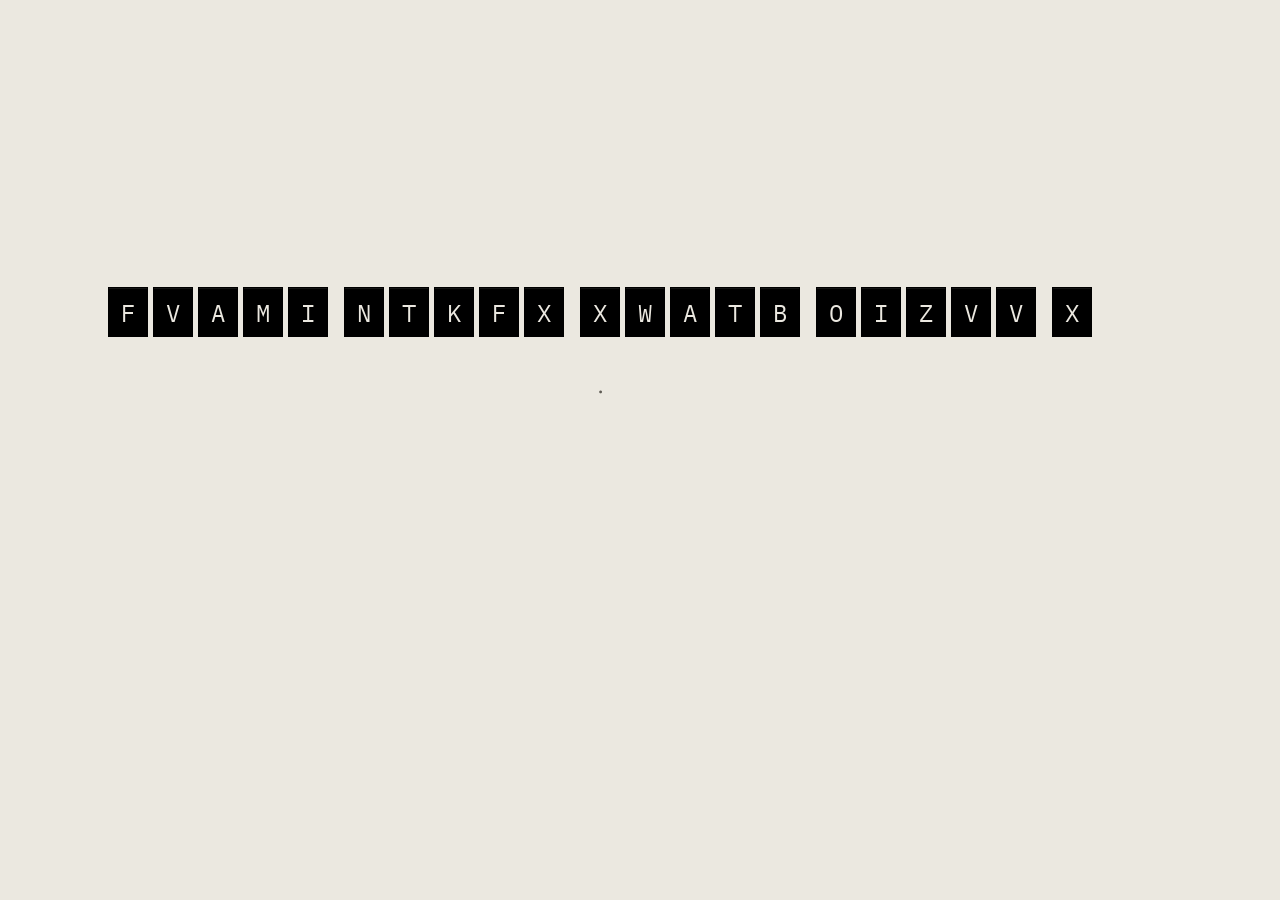
<file: tools/card.html>
<!doctype html>
<!--
Link-preview card for the blog post (docs/card.png, docs/de/card.png): 1200x630, in the page's type and colours.
Open this file in a browser at a 1200x630 viewport with query parameters, wait for the fonts, and screenshot it.
  kick, title, sv, foot   the four lines of text (sv is the status before the footer)
  --size, --measure       title size and maximum width, to fit longer titles
English: kick=Proceedings of the S.P.R., vol. 49 · No. 35 of Klaus Schmeh's Top 50
         title=Solving the 1950 cipher meant to test life after death  sv=Solved
         foot=after 76 years · confirmed October 4–6, 2026  --size=64px  --measure=1040px
German:  kick=Proceedings of the S.P.R., Bd. 49 · Nr. 35 auf Klaus Schmehs Top-50-Liste
         title=Die Lösung des Kryptogramms von 1950, das ein Leben nach dem Tod prüfen sollte  sv=Gelöst
         foot=nach 76 Jahren · bestätigt am 4.–6. Oktober 2026  --size=58px  --measure=1040px
-->
<html><head><meta charset="utf-8">
<link href="https://fonts.googleapis.com/css2?family=Cormorant+Garamond:wght@400&family=EB+Garamond:wght@400&family=IBM+Plex+Mono:wght@400&display=block" rel="stylesheet">
<style>
:root{--room:#ebe8e0;--room-2:#e2dfd6;--bone:#000;--bone-2:#5e5b54;--veil-2:#bcb7aa;
  --cipher-encoded-bg:#000;--cipher-encoded-fg:#ebe8e0;--cipher-encoded-border:#000;
  --cipher-decoded-bg:#fff;--cipher-decoded-fg:#18584f;--cipher-decoded-border:#26796c;
  --body:"EB Garamond",Garamond,Georgia,serif;--display:"Cormorant Garamond",Garamond,Georgia,serif;--mono:"IBM Plex Mono",monospace}
html,body{margin:0;background:var(--room)}
.card{width:1200px;height:630px;box-sizing:border-box;padding:36px 60px;display:flex;flex-direction:column;align-items:center;justify-content:center;text-align:center;color:var(--bone)}
.kick{font:400 26px/1.5 var(--body);color:var(--bone-2);margin:0}
h1{font:400 var(--size,64px)/1.2 var(--display);letter-spacing:.005em;margin:var(--h1-top,28px) 0 0;max-width:var(--measure,1040px);text-wrap:balance}
.tiles{display:flex;gap:16px;margin-top:var(--tiles-top,36px)}
.grp{display:flex;gap:5px}
.t{width:40px;height:50px;display:grid;place-items:center;padding-top:3px;box-sizing:border-box;background:var(--bone);border:1px solid var(--bone);color:var(--room);font:400 24px/1 var(--mono);border-radius:0}
.foot{margin:var(--foot-top,32px) 0 0;font:400 26px/1.5 var(--body);color:var(--bone-2)}
.foot .sv{color:var(--bone)}
.foot .sv::after{content:" · ";color:var(--bone-2)}
</style>
<link rel="stylesheet" href="../docs/cipher-cards.css">
</head>
<body><div class="card">
<p class="kick" id="kick"></p>
<h1 id="title"></h1>
<div class="tiles" id="tiles"></div>
<p class="foot"><span class="sv" id="sv"></span><span id="foot"></span></p>
</div>
<script>
const q = new URLSearchParams(location.search);
for (const k of ["kick", "title", "sv", "foot"]) document.getElementById(k).textContent = q.get(k) || "";
for (const [k, v] of q) if (k.startsWith("--")) document.documentElement.style.setProperty(k, v);
const tiles = document.getElementById("tiles");
for (const g of "FVAMI NTKFX XWATB OIZVV X".split(" ")) {
  const d = document.createElement("div"); d.className = "grp";
  for (const c of g) { const t = document.createElement("div"); t.className = "t encoded"; t.textContent = c; d.appendChild(t); }
  tiles.appendChild(d);
}
</script></body></html>
</file>
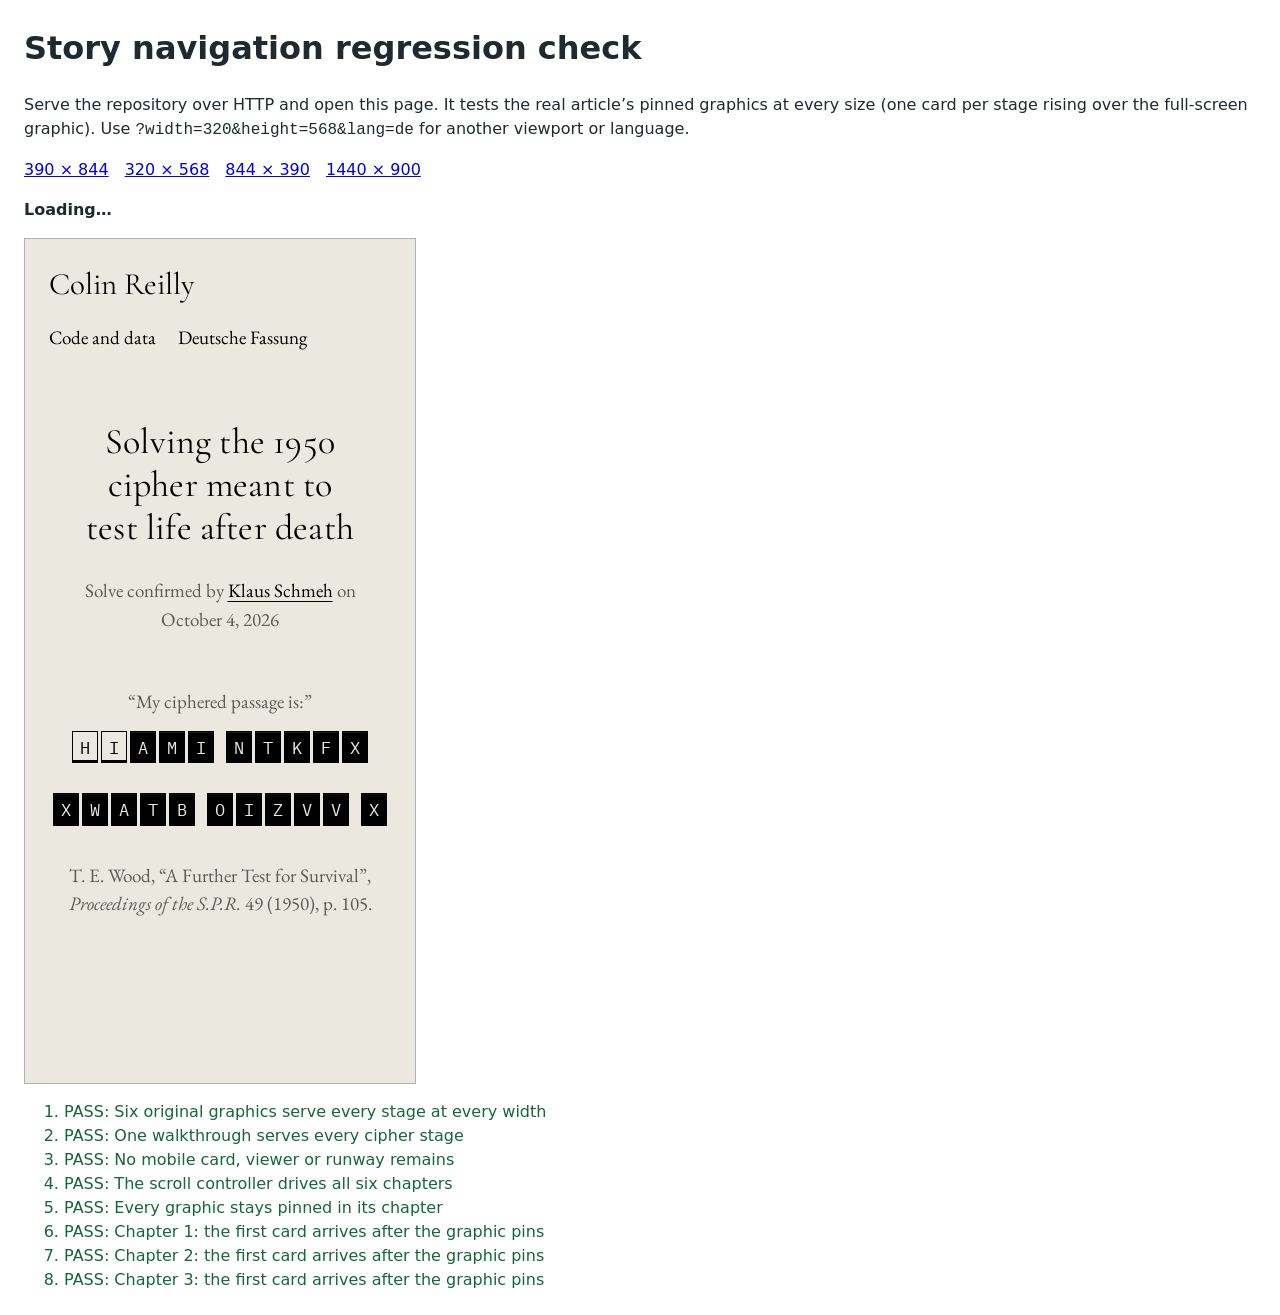
<file: tools/check_story_scroll.html>
<!doctype html>
<html lang="en">
<meta charset="utf-8">
<title>Story navigation regression check</title>
<style>
  body { margin: 24px; font: 16px/1.5 system-ui, sans-serif; color: #202830; }
  nav { display: flex; flex-wrap: wrap; gap: 16px; margin-bottom: 16px; }
  iframe { display: block; border: 1px solid #aab4bc; }
  .pass { color: #17663a; } .fail { color: #a32020; }
  #status { font-weight: 700; } #results { max-width: 90ch; }
</style>
<h1>Story navigation regression check</h1>
<p>Serve the repository over HTTP and open this page. It tests the real article’s pinned graphics
  at every size (one card per stage rising over the full-screen graphic). Use
  <code>?width=320&amp;height=568&amp;lang=de</code> for another viewport or language.</p>
<nav id="sizes"></nav>
<p id="status">Loading…</p>
<iframe id="article" title="Article under test"></iframe>
<ol id="results"></ol>
<script>
'use strict';
const query = new URLSearchParams(location.search);
const width = Math.max(280, Math.min(1800, Number(query.get('width')) || 390));
const height = Math.max(320, Math.min(1200, Number(query.get('height')) || 844));
const language = query.get('lang') === 'de' ? 'de' : 'en';
const frame = document.querySelector('#article');
const status = document.querySelector('#status');
const result = window.storyScrollResult = { status: 'running', width, height, language, checks: [] };
for (const [w, h] of [[390, 844], [320, 568], [844, 390], [1440, 900]]) {
  const link = document.createElement('a');
  link.href = `?width=${w}&height=${h}&lang=${language}`;
  link.textContent = `${w} × ${h}`;
  document.querySelector('#sizes').append(link);
}
frame.style.width = `${width}px`;
frame.style.height = `${height}px`;
const pause = ms => new Promise(resolve => setTimeout(resolve, ms));
async function until(predicate, message, timeout = 4000) {
  const end = performance.now() + timeout;
  while (performance.now() < end) {
    if (predicate()) return;
    await pause(30);
  }
  throw new Error(message);
}
function check(condition, message) {
  if (!condition) throw new Error(message);
  result.checks.push(message);
  const item = document.createElement('li');
  item.className = 'pass'; item.textContent = `PASS: ${message}`;
  document.querySelector('#results').append(item);
}
frame.addEventListener('load', async () => {
  const win = frame.contentWindow, doc = frame.contentDocument;
  try {
    await until(() => doc.documentElement.dataset.storyReady === 'true', 'Article did not initialize');
    await Promise.race([doc.fonts.ready, pause(3000)]);
    frame.scrollIntoView({ block: 'start', behavior: 'instant' });
    const chapters = [...doc.querySelectorAll('.chapter')];
    const graphics = chapters.map(chapter => chapter.querySelector('.graphic'));
    const walk = graphics[0].querySelector('.cw');
    check(chapters.length === 6 && graphics.every(Boolean) && doc.querySelectorAll('.graphic').length === 6,
      'Six original graphics serve every stage at every width');
    check(doc.querySelectorAll('.cw').length === 1, 'One walkthrough serves every cipher stage');
    check(doc.querySelectorAll('.mobile-story-card, .mobile-story-dialog, .story-run').length === 0, 'No mobile card, viewer or runway remains');
    check(!!win.WoodStoryController && win.WoodStoryController.records.length === 6, 'The scroll controller drives all six chapters');
    const lastStage = target => target.dataset.walkStage.trim().split(/\s+/).at(-1);
    const focal = height * (width > height ? .8 : height < 640 ? .76 : .72);
    async function settle() {
      await pause(160);
      let stable = 0, last = win.scrollY;
      await until(() => {
        const y = win.scrollY;
        stable = Math.abs(y - last) < 1 ? stable + 1 : 0;
        last = y;
        return stable >= 3;
      }, 'Article scrolling did not settle');
    }
    function overflow(label) {
      check(doc.documentElement.scrollWidth <= win.innerWidth + 1, `${label}: no horizontal overflow`);
    }
    // Each card selects its stage, the graphic stays behind it, and scrolling
    // back restores the stage of the card returned to.
    async function followsProse(index, label) {
      const chapter = chapters[index], graphic = graphics[index];
      const targets = [...chapter.querySelectorAll('.pin > .text [data-walk-stage]')];
      check(targets.length > 0, `${label}: has passages that drive the graphic`);
      const expected = target => index === 0 ? lastStage(target) : target.dataset.s;
      const shown = () => index === 0 ? walk.dataset.stage : graphic.dataset.state;
      for (const target of [...targets, ...targets.slice(0, -1).reverse()]) {
        const place = target.getBoundingClientRect();
        // Centre the card on its focal line.
        win.scrollTo({ top: win.scrollY + (place.top + place.bottom) / 2 - focal, behavior: 'instant' });
        await settle();
        await until(() => shown() === expected(target), `${label}: scroll did not reach ${expected(target)}`, 6000);
        check(target.classList.contains('is-walk-active') && chapter.querySelectorAll('.is-walk-active').length === 1,
          `${label}: the passage for ${expected(target)} is marked as current`);
        const box = graphic.getBoundingClientRect();
        check(box.width > 0 && box.bottom > 0 && box.top < height && box.top >= -1 && Number(getComputedStyle(target).opacity) > .9,
          `${label}: ${expected(target)} shows with the graphic behind a fully visible card`);
        check([...chapter.querySelectorAll('.pin > .text [data-walk-stage]')].filter(card => Number(getComputedStyle(card).opacity) > .5).length === 1,
          `${label}: only the card for ${expected(target)} is readable`);
        overflow(label);
      }
    }
    check(graphics.every(graphic => graphic.parentElement.matches('.chapter > .pin') && getComputedStyle(graphic).position === 'sticky'),
      'Every graphic stays pinned in its chapter');
    // The graphic holds on its first state for a while after the introduction has gone.
    for (let i = 0; i < chapters.length; i++) {
      const graphic = graphics[i];
      win.scrollTo({ top: 0, behavior: 'instant' });
      await settle();
      const pin = win.scrollY + graphic.getBoundingClientRect().top;
      win.scrollTo({ top: pin, behavior: 'instant' });
      await settle();
      const card = chapters[i].querySelector('.pin > .text [data-walk-stage]').getBoundingClientRect();
      check(graphic.getBoundingClientRect().top <= 1 && card.top >= height, `Chapter ${i + 1}: the first card arrives after the graphic pins`);
    }
    for (let i = 0; i < chapters.length; i++) await followsProse(i, `Chapter ${i + 1}`);
    result.status = 'passed'; status.className = 'pass';
    status.textContent = `PASS: ${result.checks.length} checks at ${width} × ${height} (${language})`;
  } catch (error) {
    result.status = 'failed'; result.error = error.message; status.className = 'fail';
    status.textContent = `FAIL: ${error.message}`;
  }
}, { once: true });
frame.src = `../docs/${language === 'de' ? 'de/' : ''}index.html`;
</script>
</html>
</file>
<file: docs/story-layout.css>
/* One layout for every width: the reading column with each chapter's graphic
   pinned full screen and its passages rising over it as cards. */
:root {
  --story-viewport-height: 100svh;
  --story-panel-height: 100svh;
}

html {
  scroll-snap-type: none;
  overscroll-behavior-x: none;
}

body,
.scrolly,
.chapter,
.text,
.step {
  min-inline-size: 0;
}

.graphic {
  height: var(--story-viewport-height);
  scroll-snap-align: none;
}

.gbody {
  overflow: visible;
}

.beats,
.beat,
.beatcap {
  display: none;
}

.step {
  overflow-wrap: break-word;
}

/* Give the three operations enough reading room to follow their animation. */
.chapter[data-ch="1"] .step[data-s="method"] ol li {
  padding-block: 8px;
  margin-bottom: 1em;
}
.chapter[data-ch="1"] .step[data-s="method"] ol li p { margin: 0; }
.chapter[data-ch="1"] .step[data-s="method"] ol li p + p { margin-top: .7em; }

.step .cipher,
.step code,
.step a {
  overflow-wrap: anywhere;
}

.table-wrap {
  max-inline-size: 100%;
  overscroll-behavior-x: contain;
}

figure,
figure img {
  max-inline-size: 100%;
}

/* Every width shares one flow: the graphic fills the screen and holds while
the passages that explain it rise over its lower part, one at a time. */
:root { --story-panel-height: 100dvh; }
.scrolly { --story-gutter: 24px; padding-inline: var(--story-gutter); }
.chapter { display: block; position: relative; }
.chapter > .text { max-width: none; padding-block: 24px 40px; }
/* A chapter heading sits well clear of the rule above it. */
.chapter + .chapter > .text.text-before:has(h2, h3) { padding-top: 56px; }
.chapter:first-child .text { padding-top: 24px; }
.step { min-height: 0; max-width: 640px; margin-inline: auto; padding-bottom: 32px; scroll-margin-top: 24px; }
.step + .step { padding-top: 16px; }

.gbody { min-height: 0; overflow: visible; }
.gbody canvas { flex: 1 1 0; min-height: 0; }
.sub:empty { display: none; }

/* Each graphic fills the screen and holds while the passages that explain
it rise over its lower part one at a time, news-graphic style. */
.chapter.pinned-chapter > .pin { position: relative; }
.chapter.pinned-chapter > .pin > .graphic {
  position: sticky;
  top: 0;
  z-index: 1;
  width: auto;
  max-width: none;
  height: 100vh;
  height: 100svh;
  min-height: 0;
  margin-inline: calc(-1 * var(--story-gutter));
  padding: max(10px, env(safe-area-inset-top, 0px)) var(--story-gutter) var(--card-space);
  border: 0;
  background: var(--room);
  --card-space: 42svh;
}
/* On a wide screen the drawing keeps the reading column's width, centred. */
.chapter.pinned-chapter > .pin > .graphic > .gbody { width: 100%; max-width: 720px; margin-inline: auto; }
.chapter.pinned-chapter > .pin > .text {
  display: flow-root; /* keeps the last card's spacing inside the pinned run */
  position: relative;
  z-index: 2;
  margin-top: -38svh;
  /* The graphic holds on the plain cipher for a screen's worth of scrolling
  after the introduction has gone, then the first card rises into view. */
  padding-block: 66svh 0;
  pointer-events: none;
}
.chapter.pinned-chapter > .text.text-before { padding-bottom: 0; }
.chapter.pinned-chapter > .text.text-before > .step { padding-bottom: 8px; }
.pinned-chapter .pin .step { padding: 0; }
.pinned-chapter .pin .step + .step { padding-top: 0; }
.pinned-chapter .pin .step ol { padding: 0; margin: 0; }
.pinned-chapter .pin .step ul { margin: 0; }
.chapter.pinned-chapter > .pin .step ol > li { list-style: none; padding: 0; margin: 0; }
/* Every passage in the pinned run is one card, spaced a screen apart.
The graphic's "Step n of 3" line carries the numbering here. */
.pinned-chapter .pin > .text :is(.step [data-walk-stage], .step[data-walk-stage]) {
  display: block;
  margin: 0 auto 64svh;
  padding: 16px 18px;
  max-width: 560px;
  border: 1px solid var(--veil-2);
  border-radius: 0;
  background: var(--card-bg, #fff);
  box-shadow: 0 6px 24px rgb(0 0 0 / 8%);
  pointer-events: auto;
  will-change: opacity;
}
.pinned-chapter .pin > .text .step > p[data-walk-stage]:last-child,
.pinned-chapter .pin > .text > .step[data-walk-stage]:last-child { margin-bottom: 72svh; }
/* After the last card, the next section comes up to meet the graphic: the
passage holds a little longer, and the text rises over the empty part of
the panel (--walk-tail, measured by the script) before pushing it. */
.pinned-chapter .pin > .text .step > p[data-walk-stage]:last-child,
.pinned-chapter .pin > .text > .step[data-walk-stage]:last-child { margin-bottom: calc(var(--walk-tail, 0px) + 60svh); }
.chapter.pinned-chapter > .text.text-after { position: relative; z-index: 3; background: var(--room); margin-top: calc(-1 * var(--walk-tail, 0px)); padding-top: 0; }
.chapter.pinned-chapter + .chapter > .text.text-before { position: relative; z-index: 3; background: var(--room); margin-top: calc(-1 * var(--walk-tail-prev, 0px)); }
.chapter[style*="--walk-tail-prev"] > .text.text-before { padding-top: 0; }
.pinned-chapter .pin > .text > .step[data-walk-stage] p + p { margin-top: .7em; }
.pinned-chapter .pin .step p:last-child, .pinned-chapter .pin .step li:last-child { margin-bottom: 0; }
.pinned-chapter .pin .step p { margin: 0; }
.pinned-chapter .pin [data-walk-stage]::before, .pinned-chapter .pin .step[data-walk-stage]::before { display: none; }
.pinned-chapter .cw-controls,
.pinned-chapter .cw-swipe-hint { display: none; }
.pinned-chapter .cw { padding: 8px 0 4px; gap: 8px; }
.pinned-chapter .cw-scene { container-type: size; }
.pinned-chapter .cw-source-letter,
.pinned-chapter .cw-card { width: min(100%, 44px); height: clamp(32px, calc((100cqh - 78px) / 3), 46px); }
.pinned-chapter .cw-source-grid { gap: clamp(8px, 4cqh, 16px) 14px; --cw-src-w: clamp(30px, calc((100cqh - 78px) / 3 * .95), 44px); }
.pinned-chapter .cw-grid { gap: clamp(6px, 3cqh, 12px) 5px; }
.pinned-chapter .cw-source-letter,
.pinned-chapter .cw-face { font-size: clamp(20px, 6.5cqw, 28px); }
.pinned-chapter .cw-word { font-size: clamp(10.5px, 3cqw, 12.5px); }
.pinned-chapter .cw-prayer { font-size: clamp(17px, 5cqw, 21px); max-width: 32ch; }
.pinned-chapter .cw-single { width: 64px; height: 72px; font-size: 44px; }
.pinned-chapter .cw[data-compact] .cw-single { width: 36px; height: 40px; font-size: 26px; }
@media (max-width: 360px) {
  .scrolly { --story-gutter: 20px; }
}
/* A mouse wheel covers ground faster than a thumb, so wide screens set the
   cards further apart and each stage stays on screen longer. */
@media (min-width: 901px) {
  .pinned-chapter .pin > .text :is(.step [data-walk-stage], .step[data-walk-stage]) { margin-bottom: 100svh; }
}
/* A short phone screen keeps the chart readable by giving the cards a little
   less room and setting them in a slightly smaller size. */
@media (max-width: 900px) and (max-height: 640px) and (orientation: portrait) {
  .chapter.pinned-chapter > .pin > .graphic { --card-space: 36svh; }
  .chapter.pinned-chapter > .pin > .text { margin-top: -32svh; }
  .pinned-chapter .pin > .text :is(.step [data-walk-stage], .step[data-walk-stage]) {
    padding: 12px 14px;
    font-size: .9375rem;
    line-height: 1.6;
  }
}
@media (max-width: 900px) and (orientation: landscape) {
  .chapter.pinned-chapter > .pin > .graphic { --card-space: 30svh; }
  .chapter.pinned-chapter > .pin > .text { margin-top: -26svh; padding-top: 52svh; }
  .pinned-chapter .cw { padding-top: 4px; gap: 4px; }
  .pinned-chapter .cw-legend { display: none; }
  .pinned-chapter .cw-source-letter,
  .pinned-chapter .cw-card { height: clamp(22px, calc((100cqh - 58px) / 3), 40px); }
  .pinned-chapter .cw-face, .pinned-chapter .cw-source-letter { font-size: 18px; }
  .pinned-chapter .cw-word { font-size: 10.5px; }
  .pinned-chapter .cw-pair { gap: 2px; }
  .pinned-chapter .cw-source-grid, .pinned-chapter .cw-grid { gap: 3px 5px; }
  .pinned-chapter .cw-source-grid { --cw-src-w: clamp(22px, calc((100cqh - 58px) / 3 * .95), 38px); }
  .pinned-chapter .cw-prayer { font-size: 16px; line-height: 1.4; max-width: 46ch; }
  .pinned-chapter .cw-single { width: 48px; height: 54px; font-size: 34px; }
}
</file>
<file: docs/cipher-cards.css>
/* Shared ciphertext and candidate-plaintext identity. Encoded letters sit on
   black cards; decoded letters are outlined on the paper with a bottom rule. */
:root{--cipher-card-radius:0;--cipher-decoded-rule:inset 0 -2px 0 var(--cipher-decoded-border)}
.t.encoded,.cipher-token.encoded{border:1px solid var(--cipher-encoded-border);background:var(--cipher-encoded-bg);color:var(--cipher-encoded-fg);box-shadow:inset 0 1px 0 rgb(255 255 255 / 8%)}
.t.decoded,.cipher-token.decoded{border:1px solid var(--cipher-decoded-border);background:var(--cipher-decoded-bg);color:var(--cipher-decoded-fg);box-shadow:var(--cipher-decoded-rule)}
.t{border-radius:var(--cipher-card-radius);padding-top:.09em}
.cipher-token{border-radius:var(--cipher-card-radius);padding:.12em .3em .16em}
.step p .cipher-token{display:inline-block;max-inline-size:100%;font-weight:400;line-height:1.2;padding:.16em .3em .1em;vertical-align:baseline}
td .cipher-token{min-width:1.65em;padding:.12em .18em .16em}
@media(max-width:900px){.tiles .t{border-radius:var(--cipher-card-radius)}}
/* A tiled token is a run of small cards in the text; the wrapper itself is plain. */
.cipher-token.is-tiled,.step p .cipher-token.is-tiled,td .cipher-token.is-tiled{display:inline;background:none;border:0;box-shadow:none;padding:0;min-width:0;border-radius:0;font-size:1em;line-height:inherit;word-spacing:0;white-space:normal}
.cipher-token.is-tiled .cipher-run.is-whole{white-space:nowrap}
.cipher-token.is-tiled .t{display:inline-grid;place-items:center;aspect-ratio:auto;width:1.54em;height:1.92em;margin:0 .5px;padding-top:.09em;font-size:.7em;line-height:1;vertical-align:middle;transition:none}
.cipher-token.is-tiled .cipher-gap{display:inline-block;width:.45em}
td .cipher-token.is-tiled .t{margin:0}
</file>
<file: docs/cipher-walkthrough.css>
/* The animation, title and controls share one open layout on the page. */
.cipher-walkthrough-host{display:flex;flex:1 1 0;align-items:flex-start;min-width:0;min-height:0;container-type:size;container-name:walkthrough-space}
.cw{
  --cw-encoded-bg:var(--cipher-encoded-bg,#282e35);--cw-encoded-fg:var(--cipher-encoded-fg,#fafbfc);
  --cw-decoded-bg:var(--cipher-decoded-bg,#e4f1ed);--cw-decoded-fg:var(--cipher-decoded-fg,#18584f);--cw-decoded-border:var(--cipher-decoded-border,#26796c);
  container-type:inline-size;width:100%;height:100%;max-height:none;min-width:0;min-height:0;padding:22px;
  display:grid;grid-template-rows:auto minmax(0,1fr) auto;gap:18px;
  border:0;border-radius:0;background:transparent;color:var(--bone,#282e35);
  font-family:var(--body,Georgia,serif);box-shadow:none;
}
.cw [hidden]{display:none!important}
.cw-head{text-align:center}
.cw-swipe-scene{touch-action:pan-y pinch-zoom}
.cw-swipe-hint{display:none;margin-top:3px;font-size:14px;line-height:1.3;color:var(--bone-2,#5b646e)}
.cw-legend{display:flex;justify-content:center;gap:18px;font-size:15px;line-height:1.3;color:var(--bone-2,#5b646e)}
.cw-legend-item{display:inline-flex;align-items:center;gap:6px}
.cw-swatch{display:inline-block;width:12px;height:15px;border-radius:0}
.cw .encoded{background:var(--cw-encoded-bg);color:var(--cw-encoded-fg);border:1px solid var(--cipher-encoded-border,#282e35);box-shadow:inset 0 1px 0 rgb(255 255 255 / 8%)}
.cw .decoded{background:var(--cw-decoded-bg);color:var(--cw-decoded-fg);border:1px solid var(--cw-decoded-border);box-shadow:inset 0 -2px 0 var(--cw-decoded-border)}
.cw-scene{position:relative;display:grid;align-items:center;min-height:0;min-width:0}
.cw-message{position:absolute;inset:0;display:flex;flex-wrap:wrap;justify-content:center;align-content:center;gap:10px 14px;min-width:0;padding:0 4px}
.cw-msg-row{display:flex;flex:0 0 100%;justify-content:center;gap:inherit}
.cw-msg-word,.cw-source-word{display:flex;gap:4px}
.cw-msg-letter{display:grid;place-items:center;padding-top:.09em;border-radius:0;box-sizing:border-box;font:400 clamp(20px,4.5cqw,28px)/1 var(--mono,monospace)}
.cw-msg-label{flex:0 0 100%;margin-bottom:0;opacity:0;transition:opacity .5s .2s}
.cw[data-finale="settled"] .cw-msg-label{opacity:1}
.cw[data-finale="moving"] .cw-message .cw-msg-letter{opacity:0}
/* Step 10: the message, the key passage and the cipher on one screen. */
.cw-overview{display:flex;flex-direction:column;justify-content:center;gap:clamp(10px,4cqh,22px);width:100%;min-height:0}
.cw-ov-block{display:flex;flex-direction:column;align-items:center;min-width:0}
.cw-ov-block .cw-scene-label{margin-bottom:8px}
.cw-ov-cards{display:flex;flex-wrap:wrap;justify-content:center;gap:6px 12px;width:100%}
.cw-ov-word{display:flex;gap:3px}
.cw-ov-letter{display:grid;place-items:center;flex:none;width:28px;height:31px;padding-top:.09em;border-radius:0;box-sizing:border-box;font:400 18px/1 var(--mono,monospace)}
.cw-ov-passage{margin:0 auto;max-width:34ch;font-size:clamp(14px,3.6cqw,17px);line-height:1.5;text-align:center;text-wrap:pretty}
@media(max-width:360px){.cw-ov-letter{width:22px;height:24px;font-size:14px}.cw-ov-passage{font-size:13px;line-height:1.4}.cw-ov-cards{gap:4px 8px}}
@container walkthrough-space (max-height:320px){.cw-overview{gap:6px}.cw-ov-block .cw-scene-label{margin-bottom:3px}.cw-ov-letter{width:19px;height:21px;font-size:13px;border-radius:0}.cw-ov-passage{font-size:12px;line-height:1.3;max-width:60ch}.cw-ov-cards{gap:3px 8px}}
.cw[data-finale="moving"] .cw-grid,.cw[data-finale="revealing"] .cw-grid{opacity:0}
/* On the last step the key words have done their work; only the cards flip. */
.cw[data-cipher] .cw-word{display:none}
.cw-finale-letter{position:absolute;display:block;text-align:center;white-space:nowrap;pointer-events:none;transform-origin:center;z-index:1}
.cw[data-finale="revealing"] .cw-finale-letter{opacity:0}
.cw-finale-letter.cw-msg-letter{display:grid;transition:none}
.cw-source,.cw-keyphrase{min-width:0}
.cw-grid{display:grid;grid-template-columns:repeat(7,minmax(0,1fr));align-content:center;justify-items:center;gap:17px 7px;width:100%;max-height:100%}
.cw-source-grid{display:flex;flex-wrap:wrap;justify-content:center;align-content:center;gap:12px 16px;width:100%;padding:0 4px}
.cw-source-letter,.cw-face,.cw-single{display:grid;place-items:center;padding-top:.09em;border-radius:0;box-sizing:border-box;font:400 clamp(20px,4.5cqw,28px)/1 var(--mono,monospace)}
.cw-source-letter{flex:none}
.cw-source-letter,.cw-card,.cw-msg-letter{width:min(100%,48px);height:54px}
.cw-prayer{margin:0 auto;max-width:29ch;font-size:clamp(19px,4.5cqw,24px);line-height:1.65;text-align:center;text-wrap:pretty}
.cw-prayer-word{display:inline-block}
.cw-prayer-word.is-repeat{position:relative;color:var(--bone-2,#5b646e);transition:color .35s}
.cw-prayer-word.is-repeat::after{content:"";position:absolute;left:0;right:0;top:calc(50% + .04em);height:1px;background:var(--bone-2,#5b646e);transform:scaleX(1);transform-origin:left center;transition:transform .35s cubic-bezier(.2,.7,.2,1);transition-delay:inherit}
.cw[data-stage="1"] .cw-prayer-word.is-repeat{color:inherit}
.cw[data-stage="1"] .cw-prayer-word.is-repeat::after{transform:scaleX(0)}
.cw-scene-label{margin:0 auto 14px;color:var(--bone-2,#5b646e);font-size:15px;line-height:1.45;text-align:center}
.cw-pair{min-width:0;display:flex;flex-direction:column;align-items:center;gap:6px;width:100%}
.cw-card{perspective:360px;flex:none}
.cw-card-turn{position:relative;width:100%;height:100%;transform-style:preserve-3d}
.cw-pair.is-flipped .cw-card-turn{transform:rotateY(180deg)}
.cw-face{position:absolute;inset:0;backface-visibility:hidden;-webkit-backface-visibility:hidden}
.cw-face.cw-back{transform:rotateY(180deg)}
.cw-word{display:block;width:max-content;max-width:none;white-space:nowrap;font-size:clamp(11px,2.55cqw,14px);line-height:1.25;text-align:center}
.cw-pair.is-decoded .cw-word{opacity:0}
.cw-focus,.cw-result,.cw-shift{display:flex;flex-direction:column;justify-content:center;align-items:center;gap:22px;min-height:0}
.cw-focus-pair{display:flex;align-items:center;flex-direction:column;gap:10px}
.cw-single{width:82px;height:94px;font-size:56px;flex:none}
.cw-focus-word{font-size:20px;line-height:1.2}
.cw[data-compact] .cw-focus{gap:20px}
.cw[data-compact] .cw-focus-pair{gap:6px}
.cw[data-compact] .cw-single{width:45px;height:52px;font-size:32px}
.cw[data-compact] .cw-focus-word{font-size:15px}
/* The sum sits a little further below the card and its key word than the rows below it do. */
.cw[data-compact] .cw-math{margin-top:18px}
/* The three arithmetic lines share one gap, set once and read by the result line. */
.cw-math{--cw-math-gap:16px;display:flex;flex-direction:column;align-items:center;gap:var(--cw-math-gap);width:100%}
/* The gaps between terms equal a mono space, so the sum lines up with the lines below. */
.cw-sum{display:flex;justify-content:center;align-items:center;gap:.6em;font:400 22px/1 var(--mono,monospace)}
.cw-term{display:flex;flex-direction:column;align-items:center;gap:5px;min-width:22px}
.cw-term-letter{color:var(--bone-2,#5b646e);font:400 15px/1 var(--body,Georgia,serif)}
.cw-term-value{font-size:22px;line-height:1;font-weight:400}
.cw-plus,.cw-equals{font-size:22px;line-height:1;padding-top:20px}
.cw-total{font-size:22px;line-height:1;font-weight:400;padding-top:20px}
.cw-reduction{font:400 22px/1 var(--mono,monospace);text-align:center;white-space:nowrap}
.cw-alpha{display:flex;flex-direction:column;align-items:center;gap:var(--cw-math-gap,16px)}
.cw-alpha-row{display:flex;gap:6px}
.cw-alpha-cell{display:flex;flex-direction:column;align-items:center;gap:5px}
.cw-alpha-card{box-sizing:border-box;width:32px;height:38px;border:1px solid var(--veil-2,#bcb7aa);color:var(--bone-2,#5e5b54);font:400 20px/36px var(--mono,monospace);text-align:center}
.cw-alpha-card.is-key{border-color:var(--bone,#000);color:var(--bone,#000)}
.cw-alpha-num{font:400 14px/1 var(--mono,monospace);color:var(--bone-2,#5e5b54)}
@media(max-width:360px){.cw-alpha-row{gap:4px}.cw-alpha-card{width:28px;height:32px;font:400 18px/30px var(--mono,monospace)}.cw-alpha-num{font-size:13px}}
.cw-key-letter{font:400 16px/1.4 var(--body,Georgia,serif);text-align:center}
.cw-result-label{font-size:16px;text-align:center;line-height:1.4}
.cw-shift-cards{display:flex;align-items:center;gap:clamp(18px,4cqw,30px)}
.cw-arrow{position:relative;display:flex;justify-content:center;align-items:center;min-width:65px;height:12px;color:var(--bone-2,#5b646e)}
.cw-arrow-label{position:absolute;bottom:calc(100% + 6px);font-size:15px;line-height:1.3;white-space:nowrap}
.cw-arrow-line{position:relative;display:block;width:52px;height:12px;font-size:0}
.cw-arrow-line::before{content:"";position:absolute;left:0;right:1px;top:50%;border-top:2px solid currentColor;transform:translateY(-50%)}
.cw-arrow-line::after{content:"";position:absolute;right:1px;top:50%;width:7px;height:7px;border-top:2px solid currentColor;border-right:2px solid currentColor;transform:translateY(-50%) rotate(45deg)}
.cw-controls{display:flex;align-items:center;justify-content:space-between;gap:8px;padding-top:12px;border-top:1px solid var(--veil,#e3e6e9)}
.cw-previous,.cw-next{appearance:none;-webkit-appearance:none;border:1px solid var(--veil-2,#d3d9df);background:var(--room,#fff);color:var(--bone,#282e35);font:400 15px/1 var(--body,Georgia,serif);border-radius:0;min-height:40px;min-width:74px;padding:0 14px;cursor:pointer;white-space:nowrap}
.cw-next{background:var(--room-2,#f0f2f4)}
.cw-step-count{font:400 14px/1 var(--mono,monospace);color:var(--bone-2,#5b646e);white-space:nowrap}
.cw-previous:disabled{color:var(--bone-2,#5b646e);border-color:transparent;opacity:.55;cursor:default}
.cw-previous:not(:disabled):hover,.cw-next:hover{border-color:var(--bone-2,#5b646e);background:var(--room-2,#f0f2f4)}
.cw-previous:focus-visible,.cw-next:focus-visible{outline:2px solid var(--cw-decoded-border);outline-offset:3px}
@media(max-width:900px){
  .cw-swipe-hint{display:block}
  .cw{padding:12px;gap:10px;max-height:none}
  .cw-legend{gap:16px}.cw-swatch{width:10px;height:12px;border-radius:0}
  .cw-source-grid,.cw-grid{gap:10px 4px}.cw-source-letter,.cw-card,.cw-msg-letter{width:35px;height:37px}.cw-source-letter,.cw-face,.cw-msg-letter{font-size:23px;border-radius:0}
  .cw-pair{gap:4px}.cw-word{font-size:10.5px}.cw-prayer{font-size:18px;line-height:1.55;max-width:31ch}
  .cw-single{width:59px;height:68px;font-size:42px}.cw-focus{gap:12px}.cw-focus-pair{gap:6px}.cw-focus-word{font-size:16px}
  .cw[data-compact] .cw-focus{gap:10px}.cw[data-compact] .cw-math{margin-top:20px}.cw[data-compact] .cw-single{width:32px;height:36px;font-size:24px}.cw[data-compact] .cw-focus-word{font-size:12px}
  .cw-math{--cw-math-gap:12px}.cw-sum{font-size:18px}.cw-term{gap:4px;min-width:18px}.cw-term-letter{font-size:13px}.cw-term-value{font-size:18px}.cw-plus,.cw-equals{font-size:18px;padding-top:17px}.cw-total{font-size:18px;padding-top:17px}.cw-reduction{font-size:18px}.cw-key-letter{font-size:15px}
  .cw-shift{gap:14px}.cw-result-label{font-size:13px}.cw-shift-cards{gap:16px}.cw-arrow-label{font-size:12px}.cw-result{gap:12px}
  .cw-controls{padding-top:8px}.cw-previous,.cw-next{min-height:36px;min-width:66px;font-size:12px;padding-inline:11px}
}
@media(max-width:360px){
  .cw{padding:8px;gap:6px}
  .cw-source-grid,.cw-grid{gap:5px 3px}.cw-source-letter,.cw-card,.cw-msg-letter{width:30px;height:29px}.cw-source-letter,.cw-face,.cw-msg-letter{font-size:19px}.cw-pair{gap:2px}.cw-word{font-size:10px;letter-spacing:-.025em}
  .cw-prayer{font-size:15px;line-height:1.4}
  .cw[data-compact] .cw-focus{gap:6px}.cw[data-compact] .cw-math{margin-top:12px}.cw[data-compact] .cw-focus-pair{gap:2px}.cw[data-compact] .cw-single{width:26px;height:28px;font-size:21px}.cw[data-compact] .cw-focus-word{font-size:11px}.cw-math{--cw-math-gap:8px}
  .cw-controls{padding-top:5px}.cw-previous,.cw-next{min-height:32px}
}
/* Browser chrome can leave a wide phone with a short reading viewport.
   Fit all eight scenes to the panel's actual space, preserving room for controls. */
@media(min-width:361px){
  @container walkthrough-space (max-height:320px){
    .cw{padding:8px;gap:6px}
    .cw-legend{font-size:10px}
    .cw-source-grid,.cw-grid{gap:6px 4px}
    .cw-source-letter,.cw-card,.cw-msg-letter{width:32px;height:31px}.cw-source-letter,.cw-face,.cw-msg-letter{font-size:21px}
    .cw-pair{gap:3px}.cw-word{font-size:10.5px}
    .cw-prayer{font-size:15px;line-height:1.4}
    .cw-single{width:52px;height:60px;font-size:36px}.cw-focus,.cw-result,.cw-shift{gap:10px}
    .cw[data-compact] .cw-focus{gap:6px}.cw[data-compact] .cw-math{margin-top:6px}.cw[data-compact] .cw-focus-pair{gap:2px}
    .cw[data-compact] .cw-single{width:26px;height:28px;font-size:21px}
    .cw[data-compact] .cw-focus-word{font-size:11px}.cw-math{--cw-math-gap:8px}
    .cw-controls{padding-top:5px}
  }
}
@media(prefers-reduced-motion:reduce){.cw *,.cw *::before,.cw *::after{scroll-behavior:auto;transition:none}.cw-prayer-word.is-repeat,.cw-prayer-word.is-repeat::after{transition:none}}
/* Cards inside a word group size from their height, since the group's width
   is indefinite and a percentage width would collapse them. */
.cw .cw-msg-word .cw-msg-letter{flex:none;width:auto;aspect-ratio:.92}
.cw .cw-source-word .cw-source-letter{flex:none;width:var(--cw-src-w,48px);aspect-ratio:auto;transition:width .6s,height .6s,background-color .6s,border-color .6s,box-shadow .6s}
@media(max-width:900px){.cw{--cw-src-w:35px}}
@media(max-width:360px){.cw{--cw-src-w:30px}}
@media(min-width:361px){@container walkthrough-space (max-height:320px){.cw{--cw-src-w:32px}}}
/* The message first reads as plain text; the cards then form around the letters. */
.cw-source-row{display:flex;flex:0 0 100%;justify-content:center;gap:inherit}
.cw-source-grid,.cw-source-word{transition:gap .6s}
.cw[data-intro="text"] .cw-source-grid{gap:10px .5em}
.cw[data-intro="text"] .cw-source-word{gap:0}
.cw[data-intro="text"] .cw-source-word .cw-source-letter{width:.68em;height:1.3em;background:transparent;border-color:transparent;box-shadow:none}
@media(prefers-reduced-motion:reduce){.cw .cw-source-word .cw-source-letter,.cw-source-grid,.cw-source-word{transition:none}}
</file>
<file: docs/story-graphics.css>
/* Diagrams sit directly on the page, like the opening walkthrough. */
.graphic:not(.walkthrough-graphic) .gbody{
  flex:1 1 0;max-height:490px;min-height:0;padding:22px;
  border:0;border-radius:0;background:transparent;
  box-shadow:none;gap:0;
}
.graphic:not(.walkthrough-graphic) .tiles{
  order:-1;gap:3px;margin-bottom:14px;perspective:500px;
}
.graphic:not(.walkthrough-graphic) .tiles .t{
  font-size:clamp(10px,1.4vw,17px);transition:none;
  transform-origin:center;will-change:auto;
}
.graphic:not(.walkthrough-graphic) .sub:empty,
.graphic:not(.walkthrough-graphic) .legend:empty{display:none}
.graphic:not(.walkthrough-graphic) canvas{min-height:0;flex:1 1 0}
.graphic:not(.walkthrough-graphic) .legend{
  min-height:0;margin-top:14px;padding-top:0;justify-content:center;
  font-size:12px;line-height:1.3;gap:6px 16px;
}
.graphic[data-state="reading"] .tiles,
.graphic[data-state="checks"] .tiles,
.graphic[data-state="luck"] .tiles{display:none}
@media(max-width:900px){
  .graphic:not(.walkthrough-graphic) .gbody{padding:12px;max-height:none}
  .graphic:not(.walkthrough-graphic) .tiles{gap:2px;margin-bottom:9px}
  .graphic:not(.walkthrough-graphic) .tiles .t{font-size:11px}
  .graphic:not(.walkthrough-graphic) .legend{gap:4px 11px;padding-top:0;margin-top:8px}
  .graphic:not(.walkthrough-graphic) .legend i{width:7px;height:7px}
}
@media(max-width:360px){
  .graphic:not(.walkthrough-graphic) .gbody{padding:8px}
  .graphic:not(.walkthrough-graphic) .tiles{gap:1px;margin-bottom:6px}
  .graphic:not(.walkthrough-graphic) .tiles .t{font-size:10px}
  .graphic:not(.walkthrough-graphic) .legend{padding-top:0;margin-top:5px}
}
@media(prefers-reduced-motion:reduce){
  .graphic:not(.walkthrough-graphic) .tiles .t{transform:none!important}
}

/* The pinned graphic gives the canvas the screen space above the cards. The
   caption and cipher stay compact; the chart's labels stay readable. */
.pinned-chapter > .pin > .graphic:not(.walkthrough-graphic) .gbody{
  flex:1 1 0;min-height:0;max-height:none;padding:12px;gap:0;
}
.pinned-chapter > .pin > .graphic:not(.walkthrough-graphic) .tiles{
  flex:none;width:100%;max-width:none;gap:2px;margin-bottom:14px;
}
.pinned-chapter > .pin > .graphic:not(.walkthrough-graphic) .sub{gap:1px;margin-top:-6px;margin-bottom:8px}
.pinned-chapter > .pin > .graphic:not(.walkthrough-graphic) .sub span{font-size:10px}
.pinned-chapter > .pin > .graphic:not(.walkthrough-graphic) .tiles .t{
  height:25px;aspect-ratio:auto;border-radius:0;font-size:clamp(10px,2.9vw,15px);
}
.pinned-chapter > .pin > .graphic:not(.walkthrough-graphic) canvas{
  min-height:0;flex:1 1 0;
}
.pinned-chapter > .pin > .graphic:not(.walkthrough-graphic) .legend{
  flex:none;font-size:12px;line-height:1.35;gap:6px 16px;
  padding-top:0;margin-top:10px;
}
.pinned-chapter > .pin > .graphic:not(.walkthrough-graphic) .legend i{
  width:9px;height:9px;margin-right:6px;
}
@media(max-width:360px){
  .pinned-chapter > .pin > .graphic:not(.walkthrough-graphic) .gbody{padding:8px}
  .pinned-chapter > .pin > .graphic:not(.walkthrough-graphic) .tiles{gap:1px;margin-bottom:10px}
  .pinned-chapter > .pin > .graphic:not(.walkthrough-graphic) .tiles .t{height:23px}
}
/* Short screens: the chart keeps its labels; the cipher strip yields its space. */
@media(max-width:900px) and (max-height:640px) and (orientation:portrait){
  .pinned-chapter > .pin > .graphic:not(.walkthrough-graphic) .gbody{padding:6px 8px}
  .pinned-chapter > .pin > .graphic:not(.walkthrough-graphic) .tiles{margin-bottom:8px}
  .pinned-chapter > .pin > .graphic:not(.walkthrough-graphic) .tiles .t{height:20px;font-size:12px}
  .pinned-chapter > .pin > .graphic:not(.walkthrough-graphic) .legend{padding-top:0;margin-top:6px}
}
@media(max-width:900px) and (max-height:480px) and (orientation:landscape){
  .pinned-chapter > .pin > .graphic:not(.walkthrough-graphic) .tiles{display:none}
}
@media(max-width:900px) and (orientation:landscape){
  .pinned-chapter > .pin > .graphic:not(.walkthrough-graphic) .gbody{padding:4px 12px}
  .pinned-chapter > .pin > .graphic:not(.walkthrough-graphic) .tiles{margin-bottom:8px}
  .pinned-chapter > .pin > .graphic:not(.walkthrough-graphic) .legend{padding-top:0;margin-top:6px}
}
</file>
<file: docs/try-cipher.css>
/* The reader's own cipher at the end of the article. The panel fills the
   screen the way the graphics do and sticks while the heading above it
   scrolls away. Three steps sit inside it under the same muted helper
   labels the graphics use, each locking when done and reopening from its
   Back button at the left of the foot, where the button for the current
   stage sits at the right. The letter cards are the article's own, and the
   cipher's cards flip the way the walkthrough's do. A panel taller than
   the screen locks with its foot at the bottom. The key table follows. */
.try{--tw:28px}
.try [hidden]{display:none!important}
.try .try-panel{position:sticky;top:var(--try-top,0px);z-index:1;display:flex;flex-direction:column;min-height:100vh;min-height:100svh;margin:0;background:var(--room)}
.try .try-body{flex:1 1 auto;min-height:0;padding-top:max(16px,env(safe-area-inset-top,0px))}
.try .try-foot{flex:none;display:flex;flex-direction:column;gap:10px;padding:14px 0 max(18px,env(safe-area-inset-bottom,0px));border-top:1px solid var(--veil)}
.try .try-actions{display:flex;justify-content:flex-end;align-items:center;gap:12px}
.try .try-actions .try-prev{margin-right:auto}
.try .try-step{margin:0 0 24px;transition:opacity .45s ease-out,transform .45s ease-out}
.try .try-step.is-entering{opacity:0;transform:translateY(12px)}
.try .try-label{display:block;font:var(--t-note);color:var(--bone-2);margin:0 0 8px}
.try .try-input{display:block;width:100%;margin:0 0 14px;padding:10px 12px;border:1px solid var(--veil-2);border-radius:0;background:var(--card-bg,#fff);color:var(--bone);font:var(--t-body);line-height:1.5;resize:vertical}
.try select.try-input{min-height:44px;padding-block:0;cursor:pointer;text-overflow:ellipsis}
.try .try-input:focus-visible,.try .try-word-input:focus-visible{outline:2px solid var(--candle);outline-offset:2px}
.try .try-button{display:inline-flex;align-items:center;justify-content:center;font:var(--t-note);min-height:44px;margin:0;padding:8px 22px;border:1px solid var(--veil-2);background:transparent;color:var(--bone);border-radius:0;cursor:pointer}
.try .try-button:hover{border-color:var(--candle)}
.try .try-button:focus-visible{outline:2px solid var(--candle);outline-offset:3px}
.try .try-button.is-primary{background:var(--bone);border-color:var(--bone);color:var(--room)}
.try .try-button.is-primary::after{content:"";flex:none;width:7px;height:11px;margin-left:10px;background:url("data:image/svg+xml,%3Csvg xmlns='http://www.w3.org/2000/svg' viewBox='0 0 7 11'%3E%3Cpath d='M1 1l4.5 4.5L1 10' fill='none' stroke='%23fafbfc' stroke-width='1.5' stroke-linecap='round' stroke-linejoin='round'/%3E%3C/svg%3E") center/contain no-repeat}
.try .try-button.is-primary:hover{background:var(--candle);border-color:var(--candle)}
.try .try-button.is-primary:disabled::after{display:none}
.try .try-button:disabled,.try .try-button.is-primary:disabled{background:transparent;color:var(--bone-2);border-color:var(--veil);cursor:default}
.try .try-cards{display:flex;flex-wrap:wrap;align-items:flex-start;gap:8px 12px;margin:0;min-height:calc(var(--tw) * 1.25)}
.try .grp{display:flex;gap:3px}
.try .t{width:var(--tw);height:calc(var(--tw) * 1.25);aspect-ratio:auto;font-size:calc(var(--tw) * .65);transition:none}
.try .try-passage{margin:0 0 26px;font:var(--t-note);color:var(--bone);text-wrap:pretty}
/* A repeated word is struck through the way the walkthrough strikes its own. */
.try .try-word-src{position:relative}
.try .try-word-src.is-repeat{color:var(--bone-2)}
.try .try-word-src.is-repeat::after{content:"";position:absolute;left:0;right:0;top:calc(50% + .04em);height:1px;background:var(--bone-2)}
/* One pair per letter: the letter card above its key word, grouped by message
   word. On generate the word becomes its key letter, the card flips to the
   cipher letter, and the cards then slide into groups of five below. */
.try .try-pairs{display:flex;flex-wrap:wrap;align-items:flex-start;gap:14px 14px;margin:0}
.try .try-pairs:empty{display:none}
.try .try-group{display:flex;flex-wrap:wrap;align-items:flex-start;gap:4px}
.try .try-pair{display:flex;flex-direction:column;align-items:center;min-width:var(--tw)}
.try .try-card{display:block;position:relative;width:var(--tw);height:calc(var(--tw) * 1.25);perspective:360px}
.try .try-card-turn{display:block;position:relative;width:100%;height:100%;transform-style:preserve-3d;transition:transform .6s cubic-bezier(.2,.7,.2,1)}
.try .is-flipped .try-card-turn{transform:rotateY(180deg)}
.try .try-face{position:absolute;inset:0;width:100%;height:100%;backface-visibility:hidden;-webkit-backface-visibility:hidden}
.try .try-back{transform:rotateY(180deg)}
.try .try-word{display:block;margin-top:5px;font:400 .75rem/1.25 var(--body);color:var(--bone);text-align:center;white-space:nowrap;min-height:1.25em}
.try .try-word.is-key{font:400 .875rem/1.1 var(--mono);color:var(--bone-2)}
.try .try-word-input{box-sizing:border-box;width:6.5ch;min-width:var(--tw);margin-top:5px;padding:5px 4px;border:1px solid var(--veil-2);border-radius:0;background:var(--card-bg,#fff);color:var(--bone);font:400 .8125rem/1.3 var(--body);text-align:center}
.try .try-word-input.is-duplicate{border-color:var(--ember)}
.try .try-pairs.is-custom{gap:14px 10px}
.try .try-status{font:var(--t-note);color:var(--bone-2);margin:0;max-width:52ch;text-wrap:pretty}
.try .try-status:empty{display:none}
/* The panel holds for most of a screen after it pins; the key table, once
   there is one, rises over it from below the way the article's prose does. */
.try .try-hold{position:relative;z-index:2;min-height:60vh;min-height:60svh;padding-top:30svh;pointer-events:none}
.try .try-table{padding-top:32px;background:var(--room);pointer-events:auto;scroll-margin-top:var(--try-scroll-top,24px)}
.try .try-table h3{margin-top:0}
.try .try-table .table-wrap{margin-bottom:0}
@media(max-width:900px){
  .try .try-panel{margin-inline:calc(-1 * var(--story-gutter,24px));padding-inline:var(--story-gutter,24px)}
}
@media(max-width:600px){.try{--tw:clamp(20px,calc((100vw - 104px) / 11),26px)}.try .try-word{font-size:.6875rem}.try .try-word-input{width:6ch;font-size:.75rem}}
@media(prefers-reduced-motion:reduce){.try .try-step,.try .try-card-turn{transition:none}}
</file>
